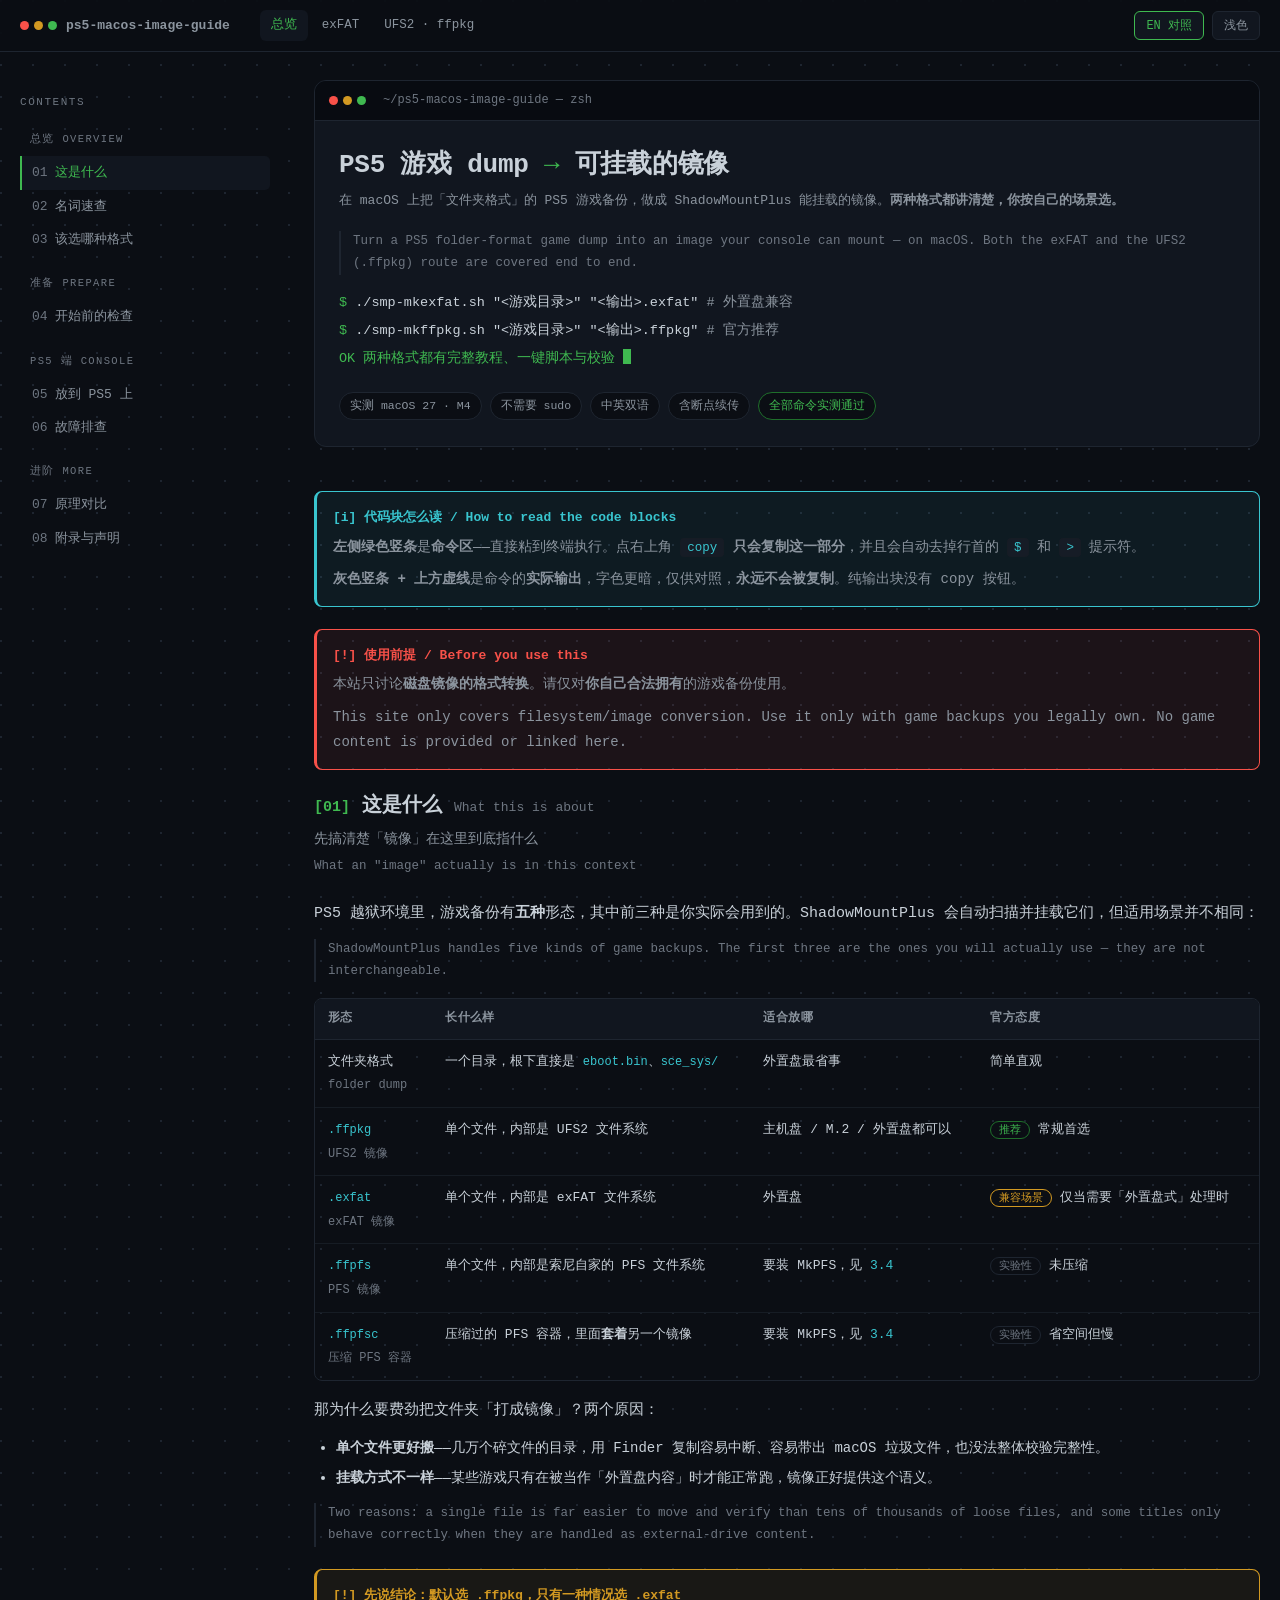
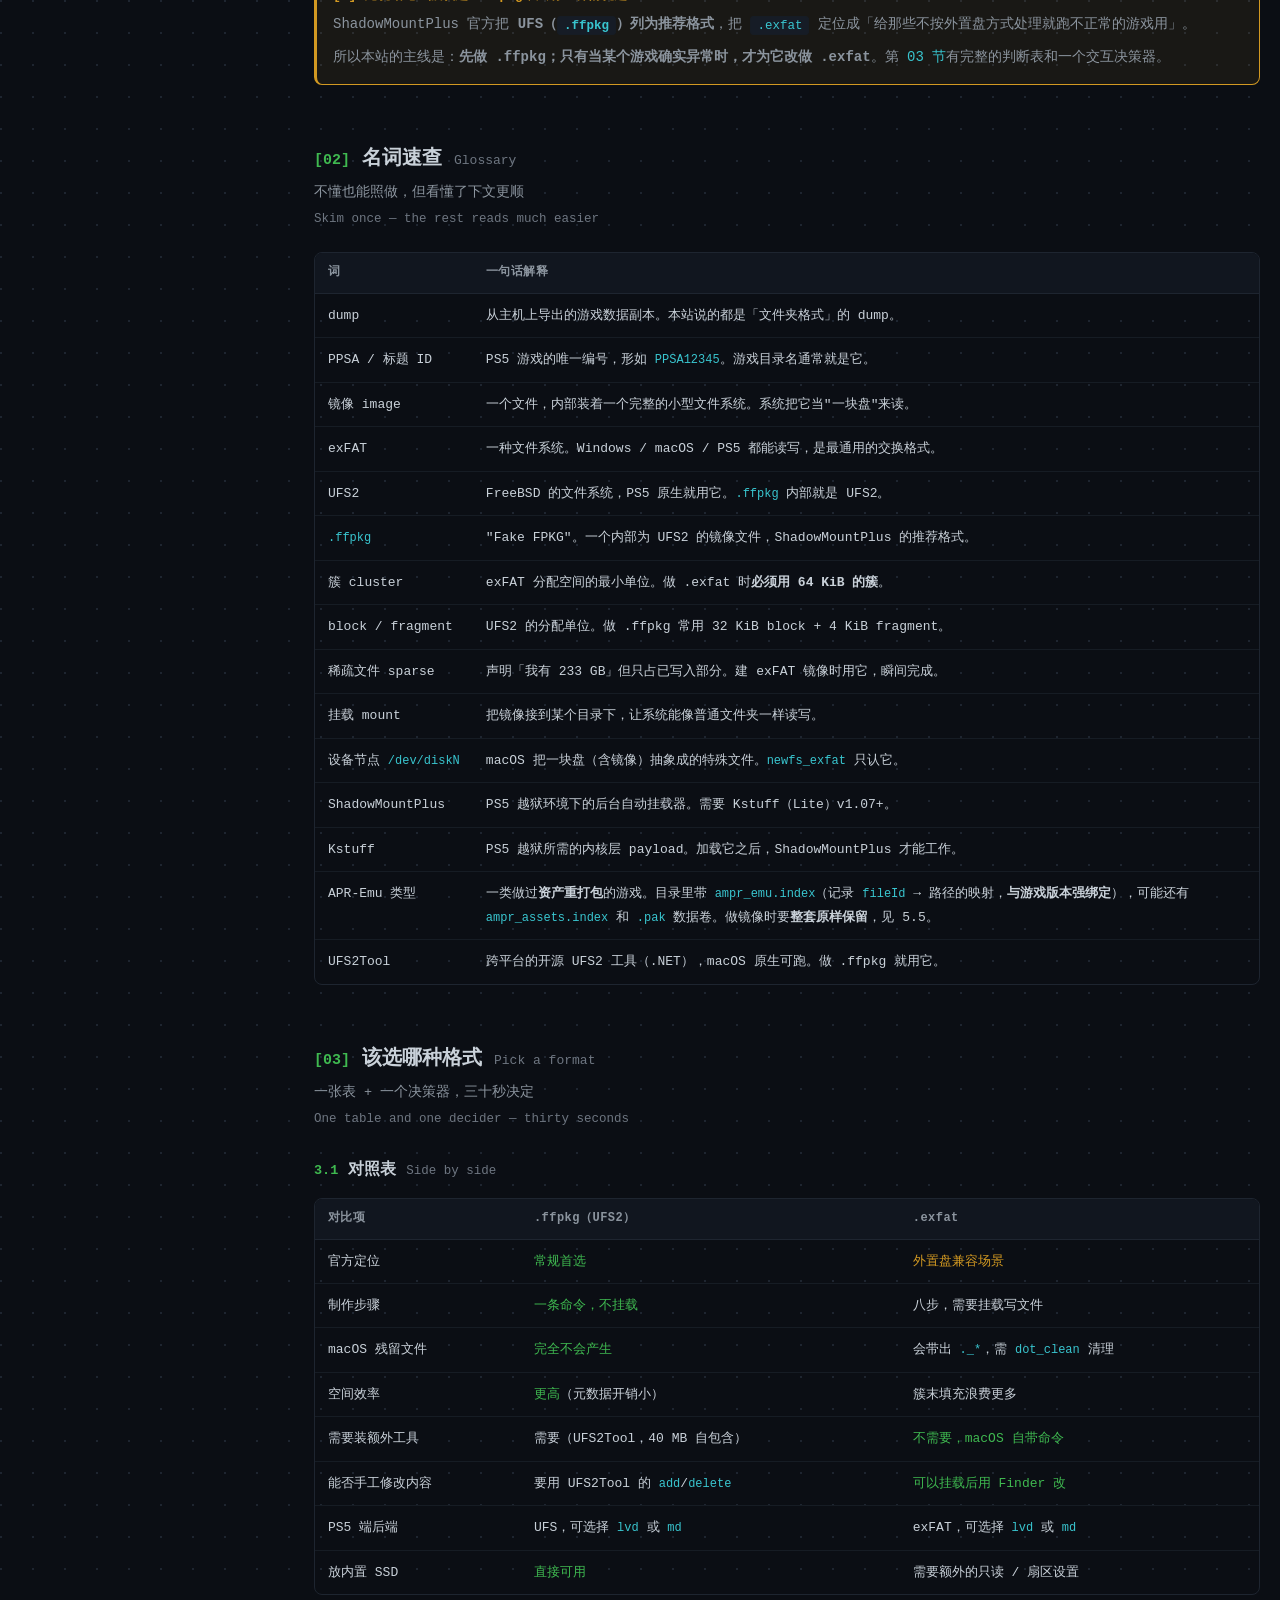
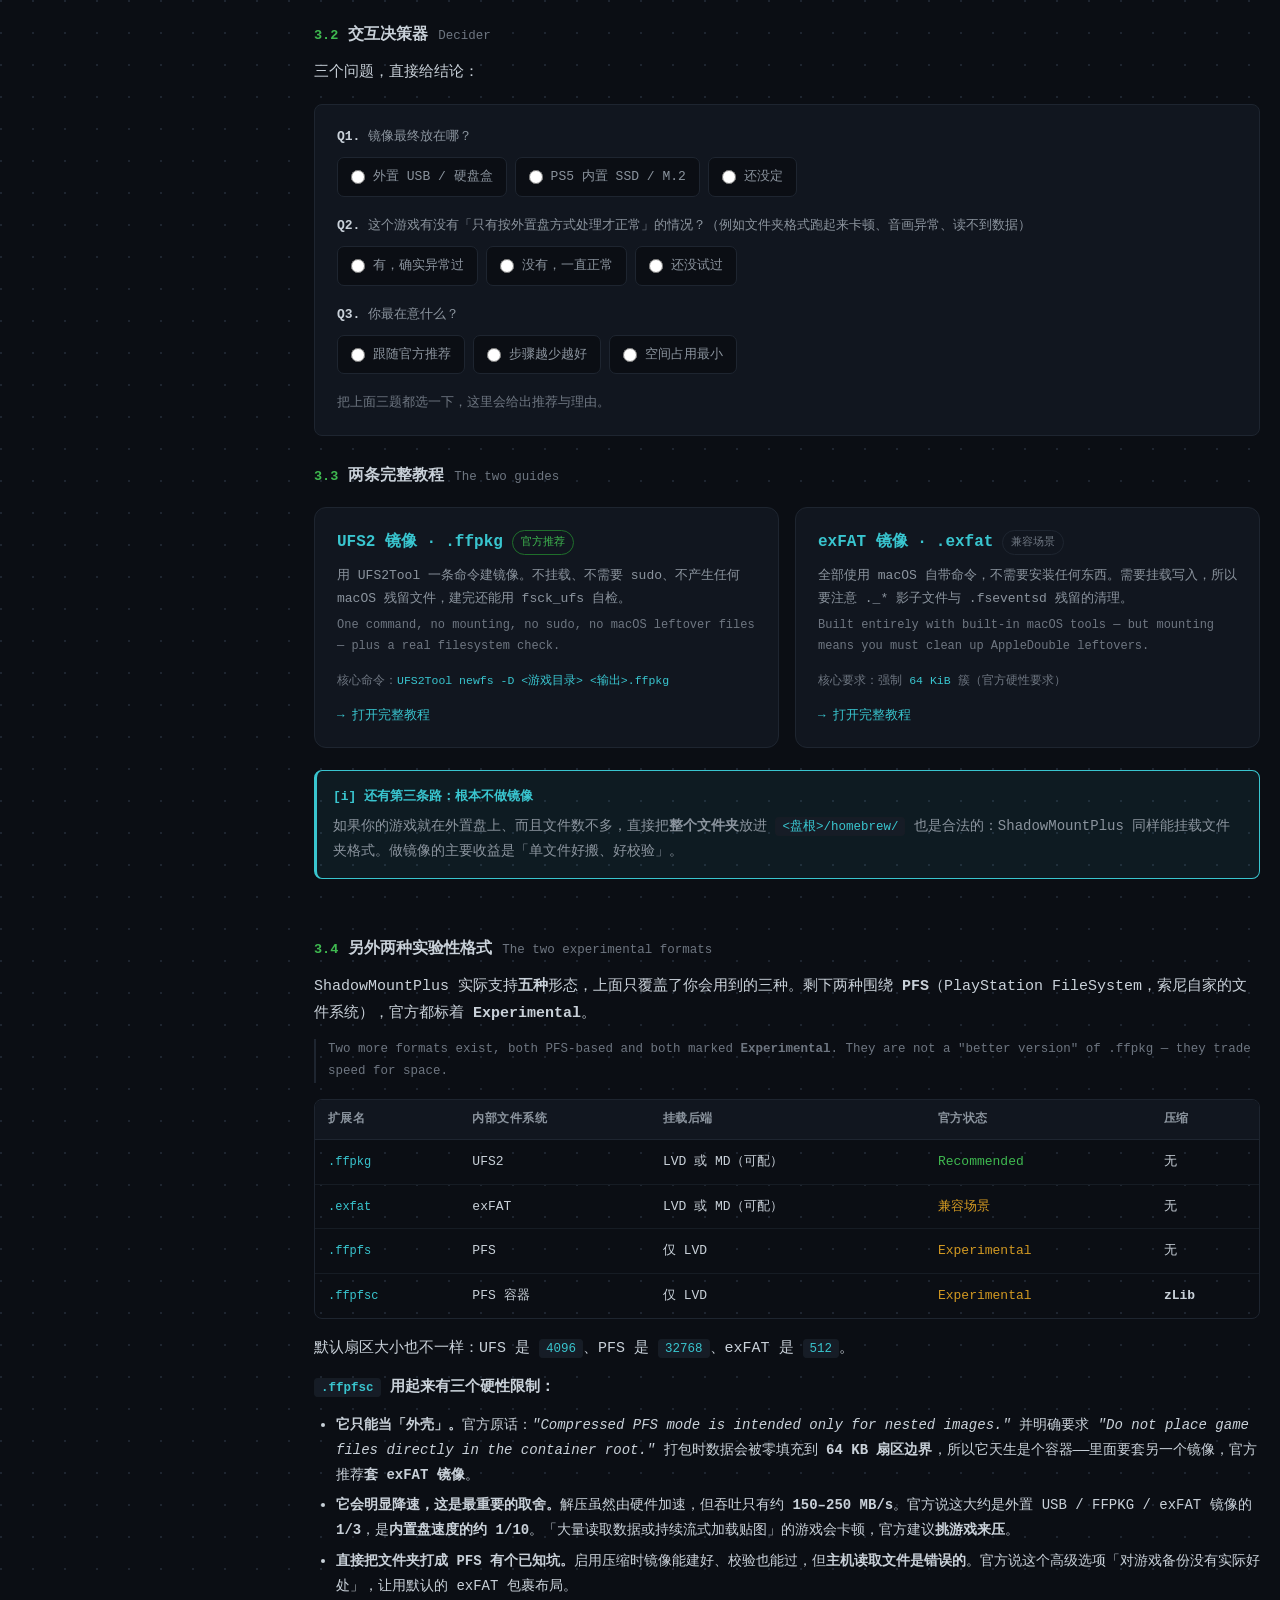
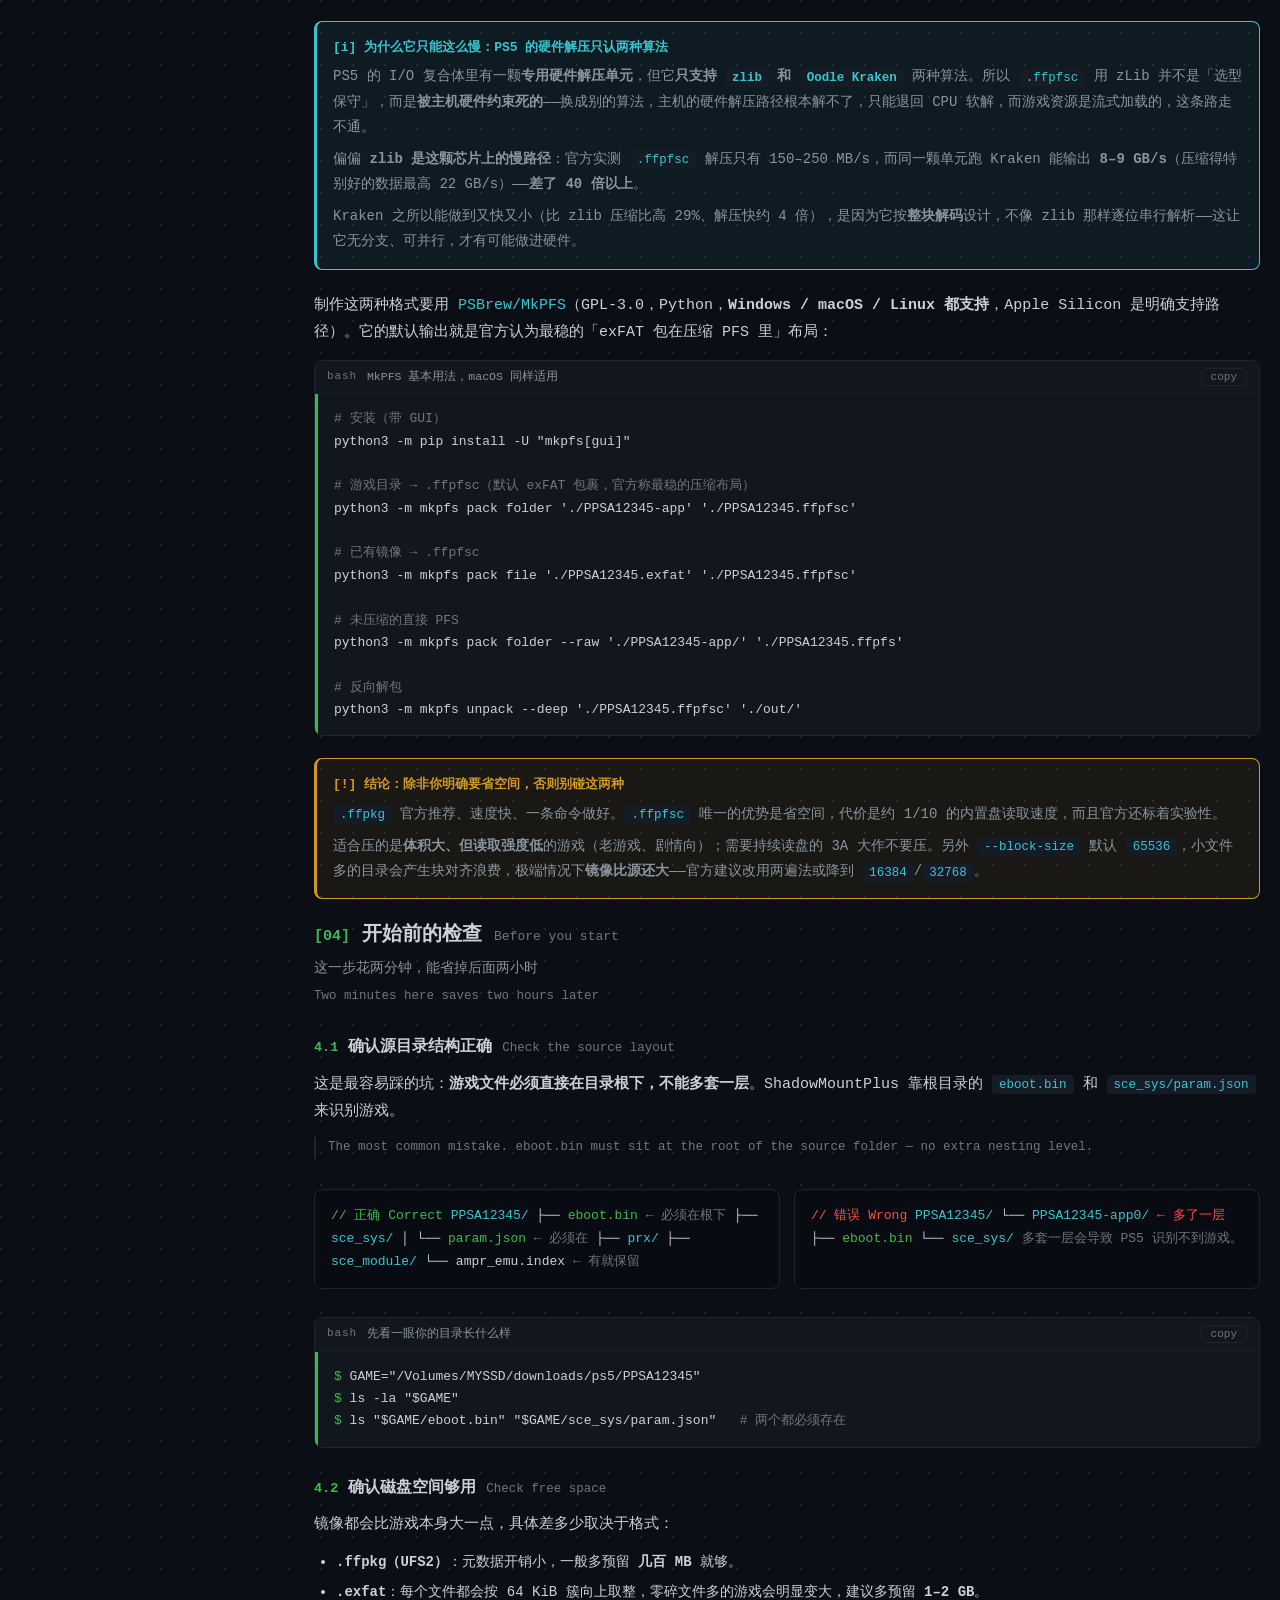
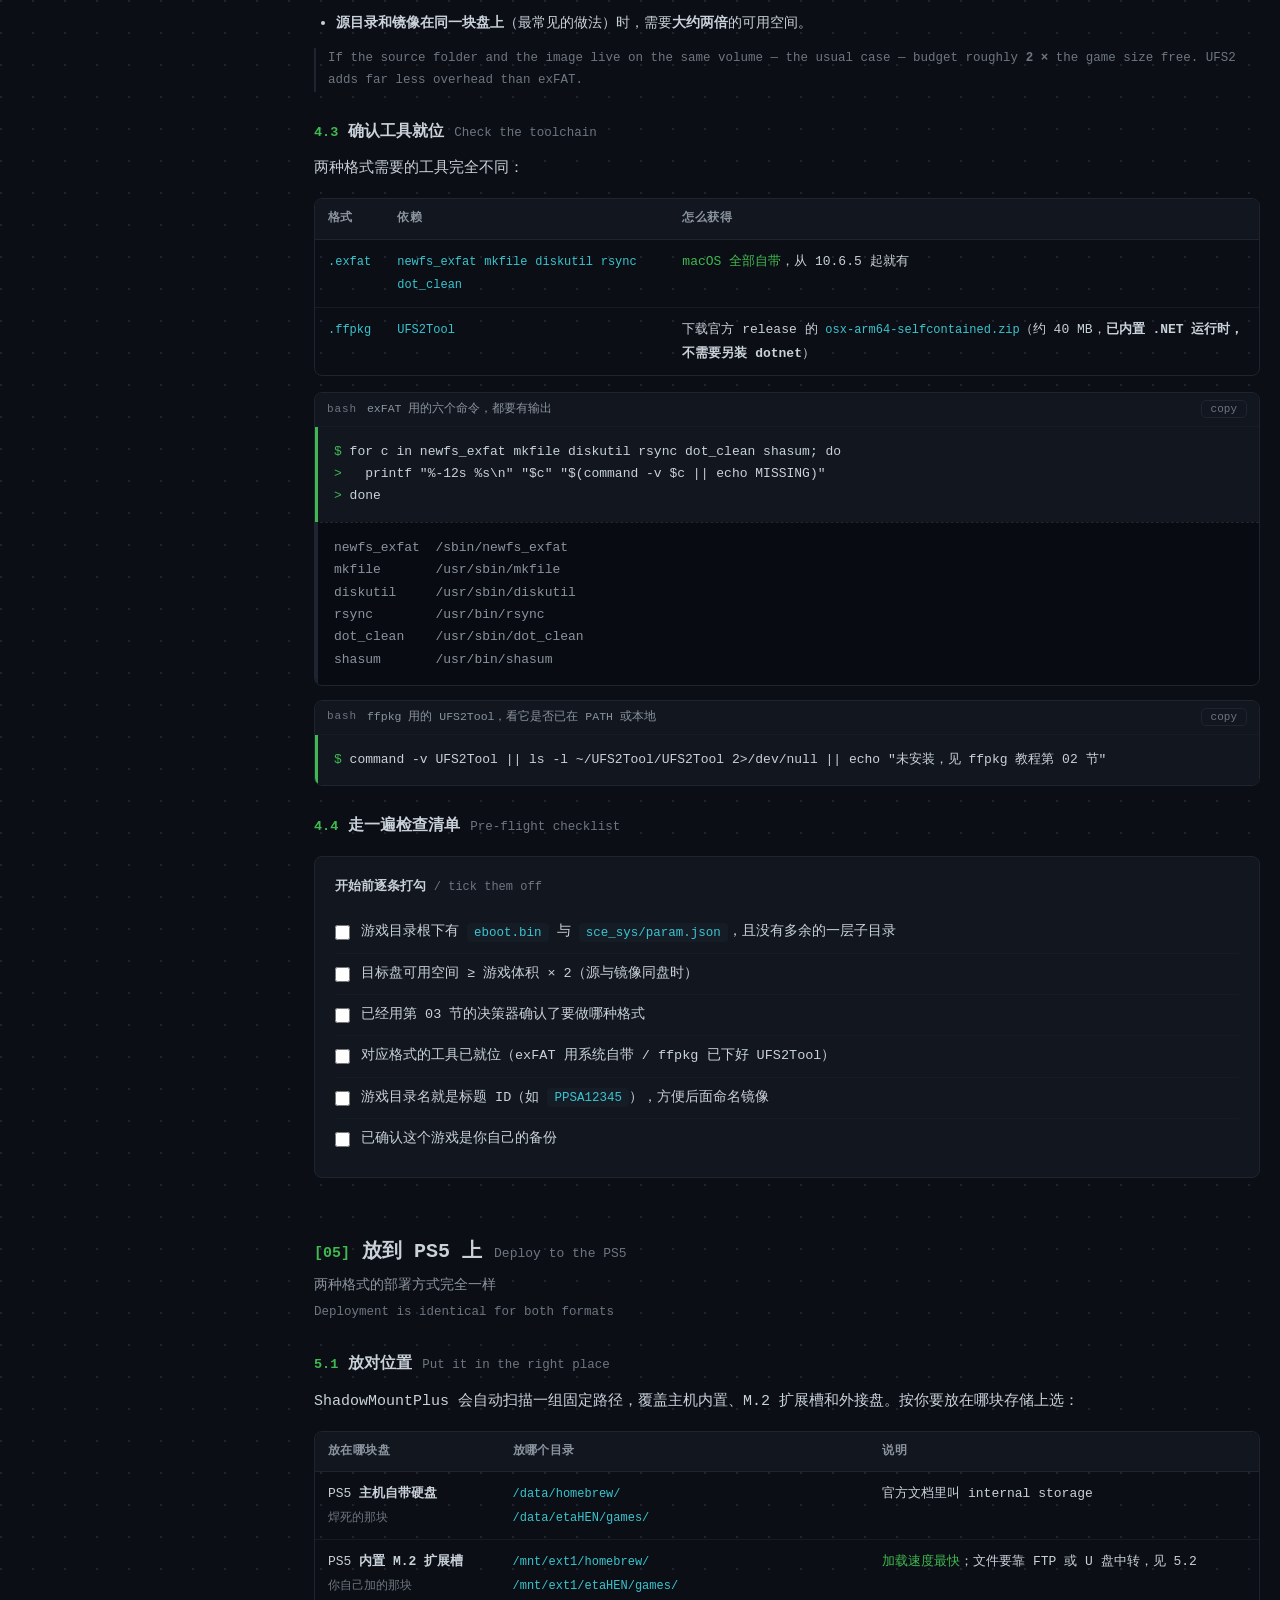
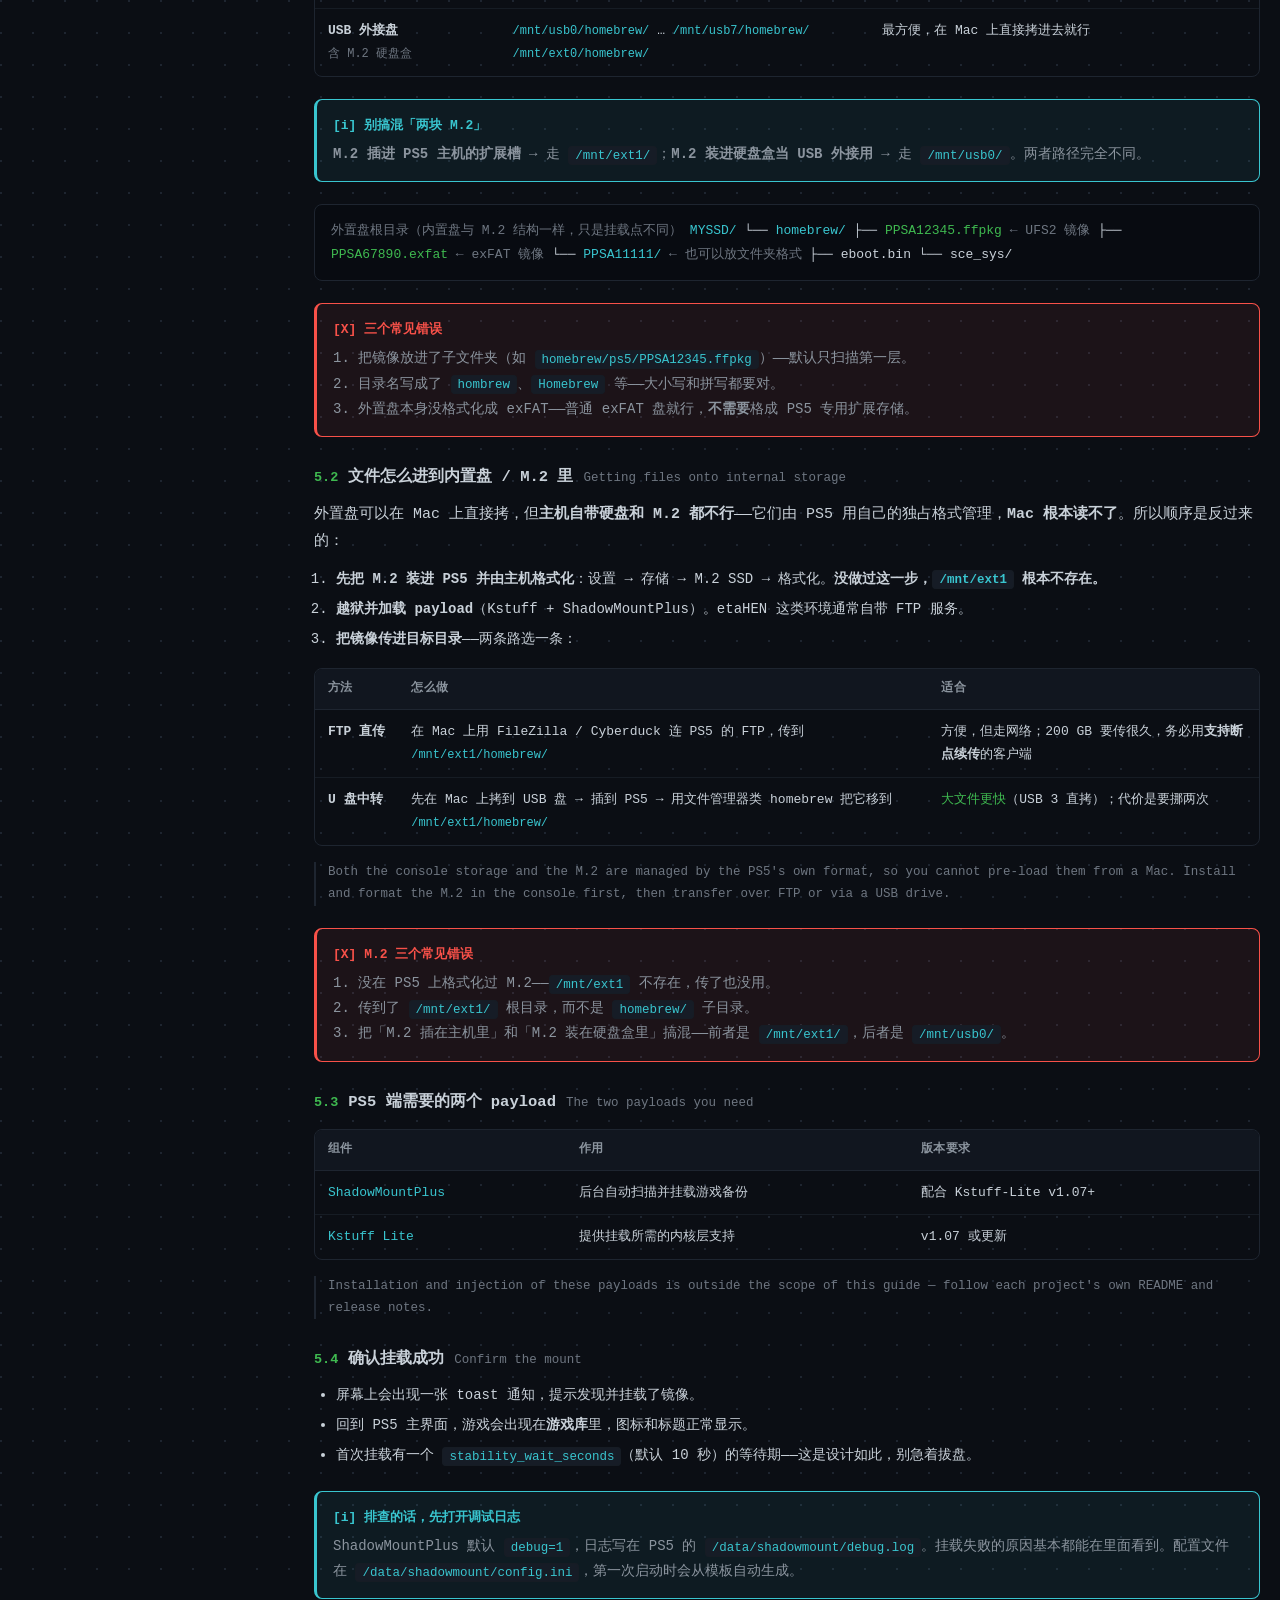
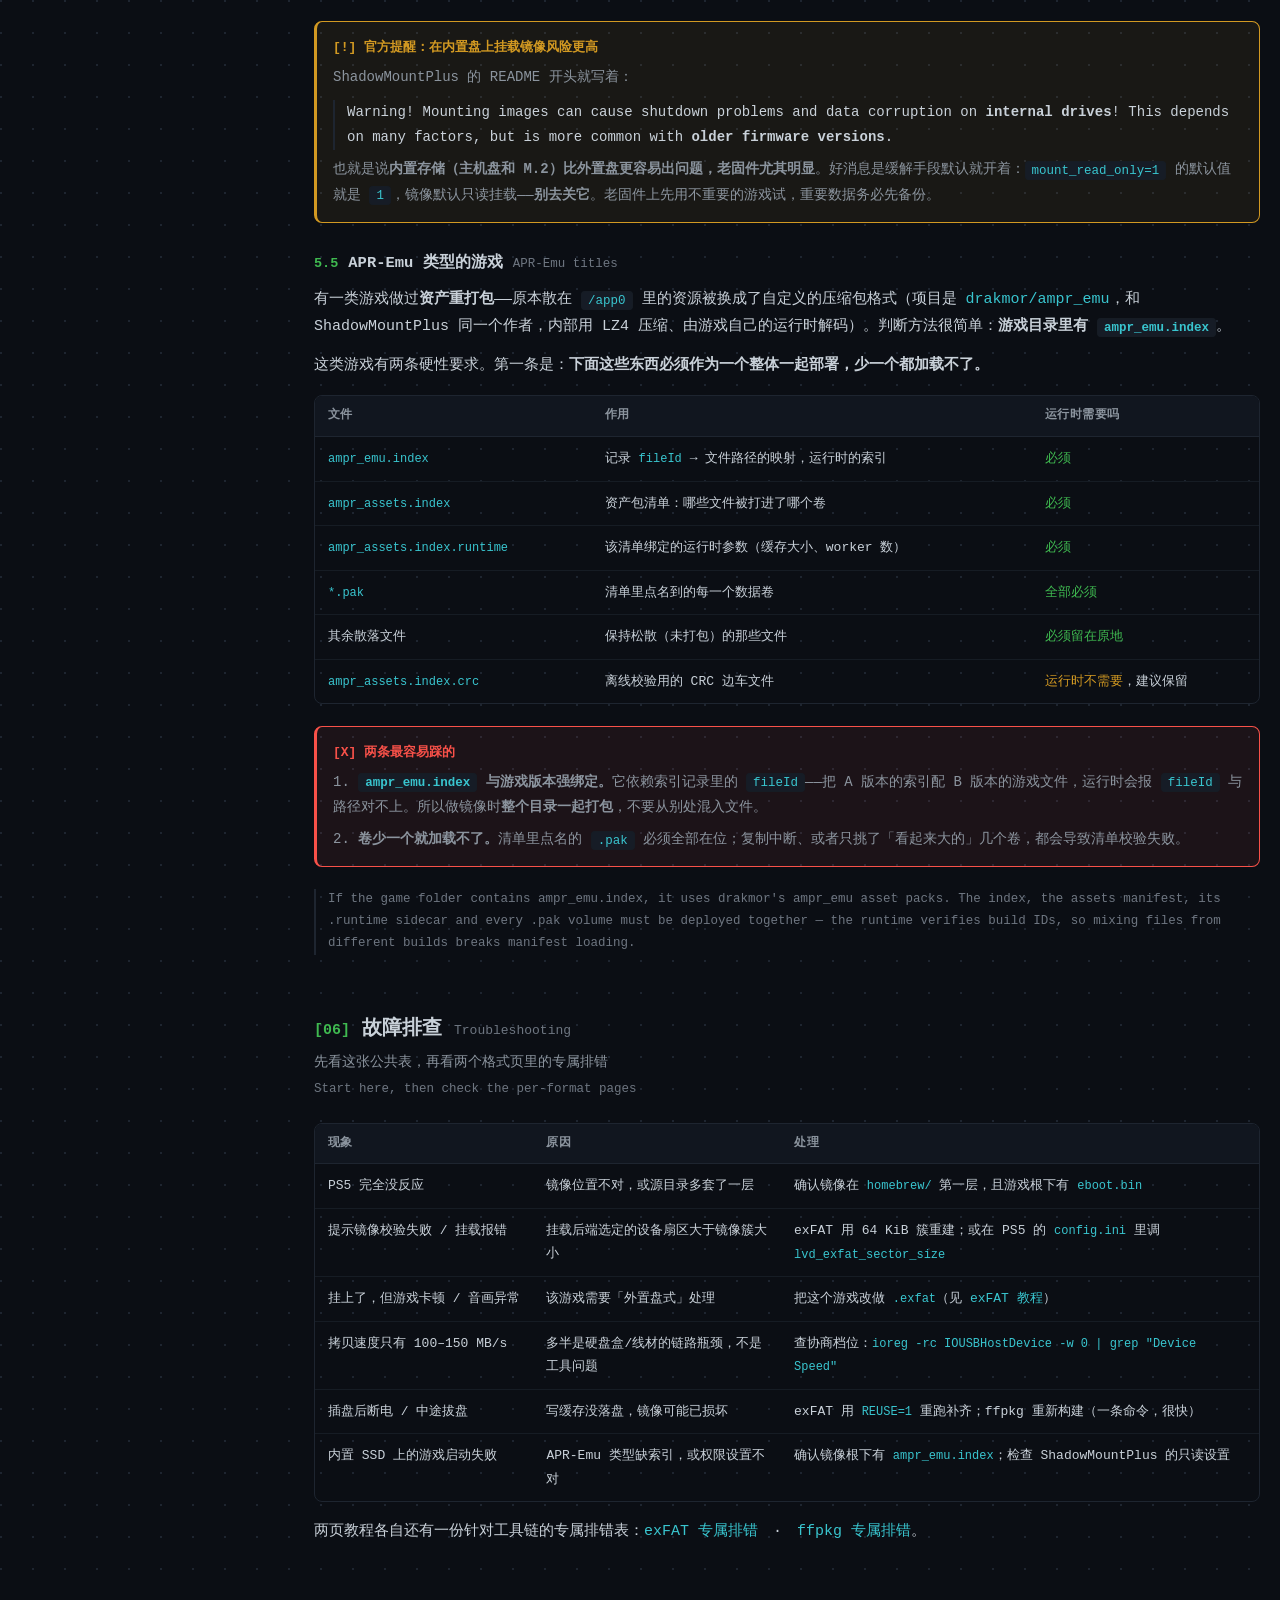
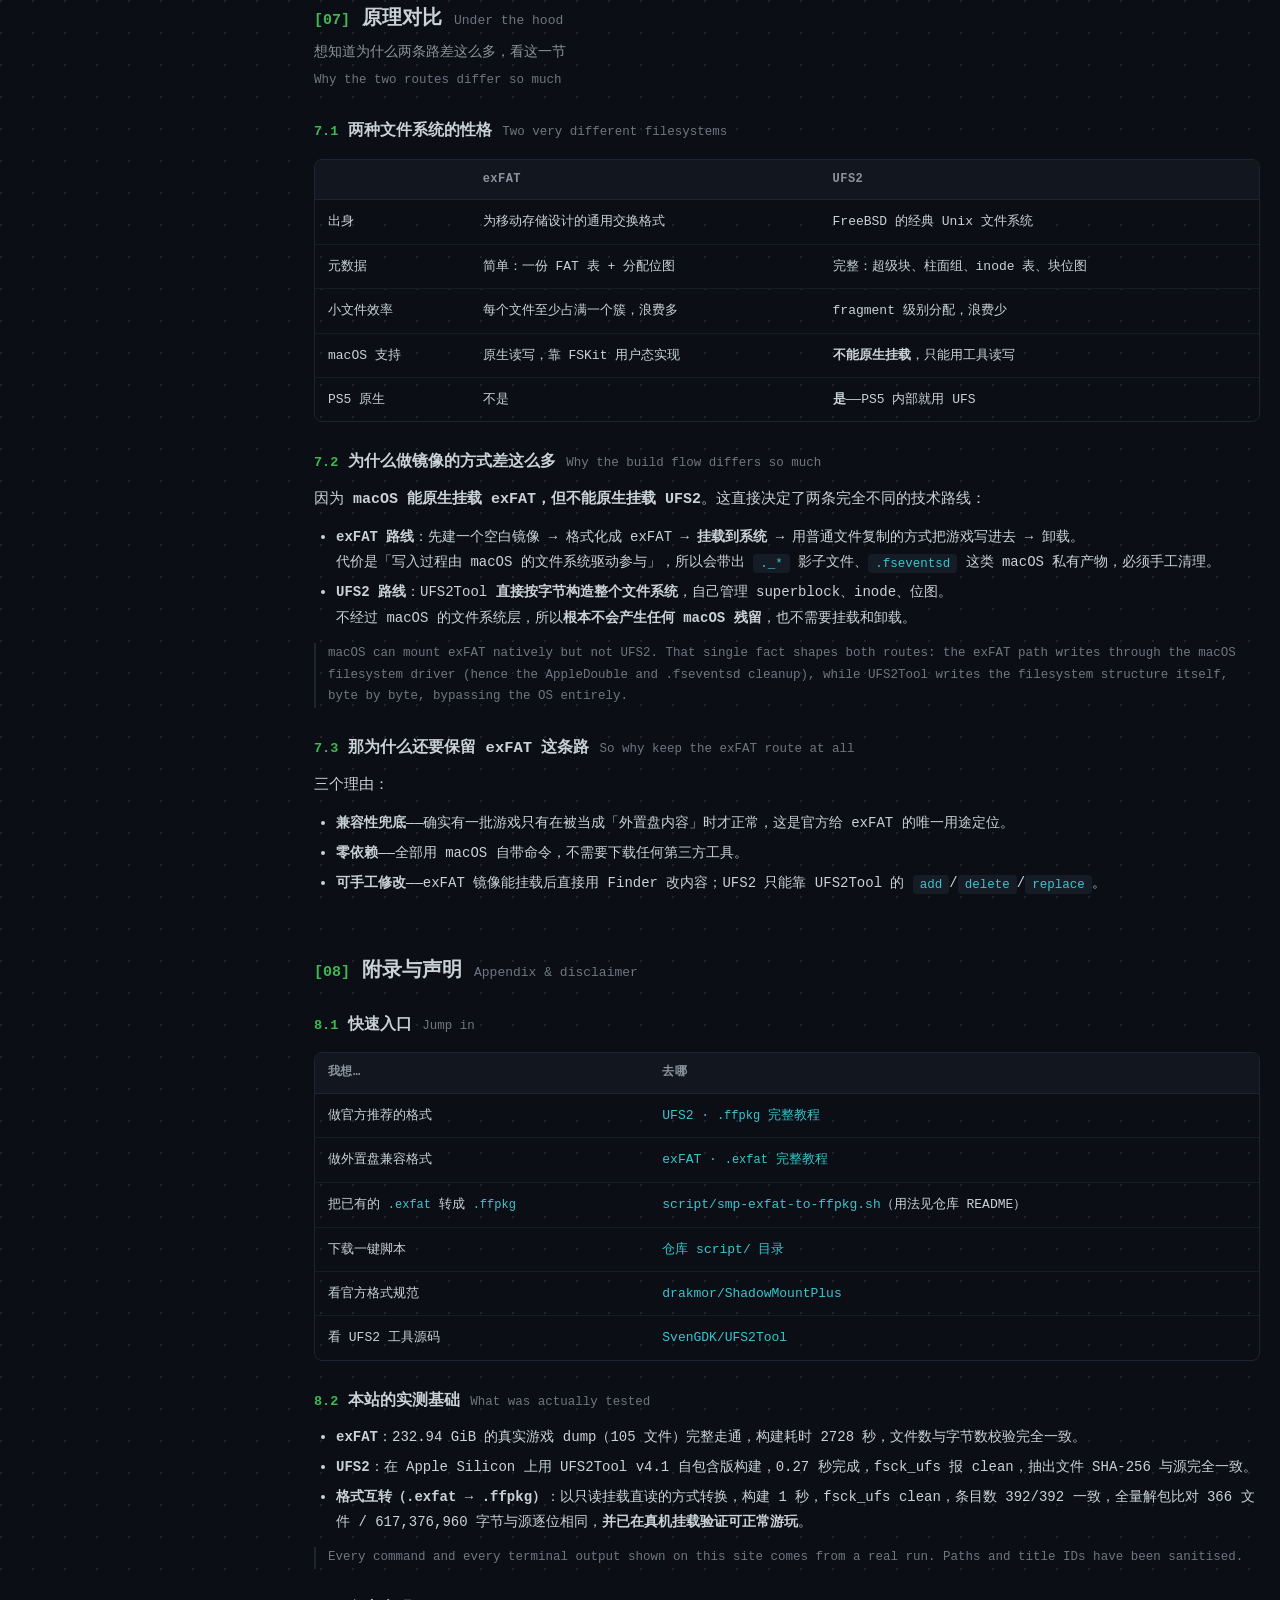
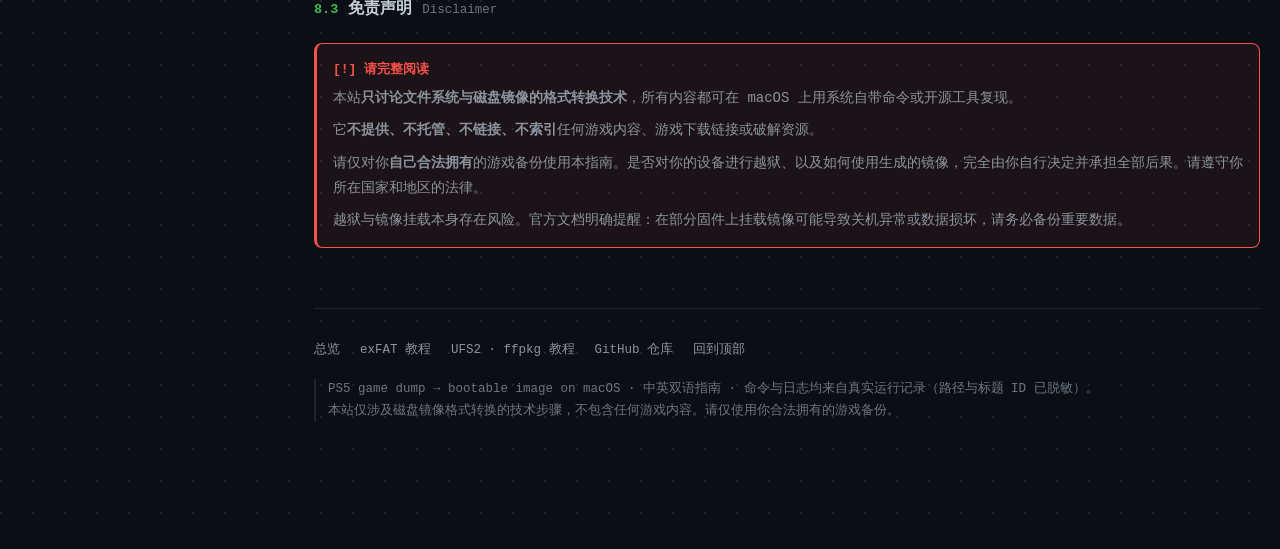
<file: index.html>
<!DOCTYPE html>
<html lang="zh-CN">
<head>
<meta charset="UTF-8">
<meta name="viewport" content="width=device-width, initial-scale=1">
<title>PS5 游戏镜像制作 · macOS 完整指南</title>
<meta name="description" content="在 macOS 上把 PS5 文件夹格式游戏 dump 做成 ShadowMountPlus 可挂载的镜像：exFAT 与 UFS2 (.ffpkg) 两种格式的完整教程、一键脚本与故障排查。">
<link rel="stylesheet" href="assets/style.css">
</head>
<body class="show-en">

<div class="top">
  <div class="top-in">
    <div class="brand">
      <span class="dot3"><i></i><i></i><i></i></span>
      <span>ps5-macos-image-guide</span>
    </div>
    <nav class="pnav">
      <a href="index.html">总览</a>
      <a href="exfat.html">exFAT</a>
      <a href="ffpkg.html">UFS2 · ffpkg</a>
    </nav>
    <div class="top-actions">
      <button class="btn menu-btn" id="menuBtn">目录</button>
      <button class="btn on" id="enBtn">EN 对照</button>
      <button class="btn" id="themeBtn">浅色</button>
    </div>
  </div>
</div>

<div class="wrap">
  <nav class="toc" id="toc">
    <div class="toc-title">CONTENTS</div>
    <div class="toc-group">总览 OVERVIEW</div>
    <a href="#intro"><span class="num">01</span>这是什么</a>
    <a href="#glossary"><span class="num">02</span>名词速查</a>
    <a href="#pick"><span class="num">03</span>该选哪种格式</a>
    <div class="toc-group">准备 PREPARE</div>
    <a href="#before"><span class="num">04</span>开始前的检查</a>
    <div class="toc-group">PS5 端 CONSOLE</div>
    <a href="#deploy"><span class="num">05</span>放到 PS5 上</a>
    <a href="#trouble"><span class="num">06</span>故障排查</a>
    <div class="toc-group">进阶 MORE</div>
    <a href="#internals"><span class="num">07</span>原理对比</a>
    <a href="#appendix"><span class="num">08</span>附录与声明</a>
  </nav>

  <main>
    <div class="hero">
      <div class="hero-bar">
        <span class="dot3"><i></i><i></i><i></i></span>
        <span class="path">~/ps5-macos-image-guide — zsh</span>
      </div>
      <div class="hero-body">
        <h1>PS5 游戏 dump <span class="arrow">→</span> 可挂载的镜像</h1>
        <div class="sub">在 macOS 上把「文件夹格式」的 PS5 游戏备份，做成 ShadowMountPlus 能挂载的镜像。<strong>两种格式都讲清楚，你按自己的场景选。</strong></div>
        <div class="en-block">Turn a PS5 folder-format game dump into an image your console can mount — on macOS. Both the exFAT and the UFS2 (<code>.ffpkg</code>) route are covered end to end.</div>
        <div class="term-line"><span class="p">$</span> <span class="c">./smp-mkexfat.sh  "&lt;游戏目录&gt;"  "&lt;输出&gt;.exfat"</span>   <span class="o"># 外置盘兼容</span></div>
        <div class="term-line"><span class="p">$</span> <span class="c">./smp-mkffpkg.sh "&lt;游戏目录&gt;"  "&lt;输出&gt;.ffpkg"</span>   <span class="o"># 官方推荐</span></div>
        <div class="term-line"><span class="okc">OK 两种格式都有完整教程、一键脚本与校验</span> <span class="cursor"></span></div>
        <div class="chips">
          <span class="chip">实测 macOS 27 · M4</span>
          <span class="chip">不需要 sudo</span>
          <span class="chip">中英双语</span>
          <span class="chip">含断点续传</span>
          <span class="chip ok">全部命令实测通过</span>
        </div>
      </div>
    </div>

    <div class="notice info">
      <div class="nt">[i] 代码块怎么读 / How to read the code blocks</div>
      <p><strong>左侧绿色竖条</strong>是<strong>命令区</strong>——直接粘到终端执行。点右上角 <code class="inl">copy</code> <strong>只会复制这一部分</strong>，并且会自动去掉行首的 <code class="inl">$</code> 和 <code class="inl">&gt;</code> 提示符。</p>
      <p><strong>灰色竖条 + 上方虚线</strong>是命令的<strong>实际输出</strong>，字色更暗，仅供对照，<strong>永远不会被复制</strong>。纯输出块没有 copy 按钮。</p>
    </div>

    <div class="notice danger">
      <div class="nt">[!] 使用前提 / Before you use this</div>
      <p>本站只讨论<strong>磁盘镜像的格式转换</strong>。请仅对<strong>你自己合法拥有</strong>的游戏备份使用。</p>
      <p>This site only covers filesystem/image conversion. Use it only with game backups you legally own. No game content is provided or linked here.</p>
    </div>

    <!-- ============ 01 ============ -->
    <section id="intro">
      <h2 class="sec"><span class="num">[01]</span>这是什么 <span class="en-t">What this is about</span></h2>
      <div class="sec-sub">先搞清楚「镜像」在这里到底指什么<span class="en">What an "image" actually is in this context</span></div>

      <p>PS5 越狱环境里，游戏备份有<strong>五种</strong>形态，其中前三种是你实际会用到的。ShadowMountPlus 会自动扫描并挂载它们，但适用场景并不相同：</p>
      <div class="en-block">ShadowMountPlus handles five kinds of game backups. The first three are the ones you will actually use — they are not interchangeable.</div>

      <div class="tw">
        <table>
          <thead><tr><th>形态</th><th>长什么样</th><th>适合放哪</th><th>官方态度</th></tr></thead>
          <tbody>
            <tr>
              <td>文件夹格式<br><span style="color:var(--text-faint);font-size:12px">folder dump</span></td>
              <td>一个目录，根下直接是 <code>eboot.bin</code>、<code>sce_sys/</code></td>
              <td>外置盘最省事</td>
              <td>简单直观</td>
            </tr>
            <tr>
              <td><code>.ffpkg</code><br><span style="color:var(--text-faint);font-size:12px">UFS2 镜像</span></td>
              <td>单个文件，内部是 UFS2 文件系统</td>
              <td>主机盘 / M.2 / 外置盘都可以</td>
              <td><span class="fchip rec">推荐</span> 常规首选</td>
            </tr>
            <tr>
              <td><code>.exfat</code><br><span style="color:var(--text-faint);font-size:12px">exFAT 镜像</span></td>
              <td>单个文件，内部是 exFAT 文件系统</td>
              <td>外置盘</td>
              <td><span class="fchip compat">兼容场景</span> 仅当需要「外置盘式」处理时</td>
            </tr>
            <tr>
              <td><code>.ffpfs</code><br><span style="color:var(--text-faint);font-size:12px">PFS 镜像</span></td>
              <td>单个文件，内部是索尼自家的 PFS 文件系统</td>
              <td>要装 MkPFS，见 <a href="#pfs">3.4</a></td>
              <td><span class="fchip">实验性</span> 未压缩</td>
            </tr>
            <tr>
              <td><code>.ffpfsc</code><br><span style="color:var(--text-faint);font-size:12px">压缩 PFS 容器</span></td>
              <td>压缩过的 PFS 容器，里面<strong>套着</strong>另一个镜像</td>
              <td>要装 MkPFS，见 <a href="#pfs">3.4</a></td>
              <td><span class="fchip">实验性</span> 省空间但慢</td>
            </tr>
          </tbody>
        </table>
      </div>

      <p>那为什么要费劲把文件夹「打成镜像」？两个原因：</p>
      <ul>
        <li><strong>单个文件更好搬</strong>——几万个碎文件的目录，用 Finder 复制容易中断、容易带出 macOS 垃圾文件，也没法整体校验完整性。</li>
        <li><strong>挂载方式不一样</strong>——某些游戏只有在被当作「外置盘内容」时才能正常跑，镜像正好提供这个语义。</li>
      </ul>
      <div class="en-block">Two reasons: a single file is far easier to move and verify than tens of thousands of loose files, and some titles only behave correctly when they are handled as external-drive content.</div>

      <div class="notice">
        <div class="nt">[!] 先说结论：默认选 .ffpkg，只有一种情况选 .exfat</div>
        <p>ShadowMountPlus 官方把 <strong>UFS（<code class="inl">.ffpkg</code>）列为推荐格式</strong>，把 <code class="inl">.exfat</code> 定位成「给那些不按外置盘方式处理就跑不正常的游戏用」。</p>
        <p>所以本站的主线是：<strong>先做 .ffpkg；只有当某个游戏确实异常时，才为它改做 .exfat</strong>。第 <a href="#pick">03 节</a>有完整的判断表和一个交互决策器。</p>
      </div>
    </section>

    <!-- ============ 02 ============ -->
    <section id="glossary">
      <h2 class="sec"><span class="num">[02]</span>名词速查 <span class="en-t">Glossary</span></h2>
      <div class="sec-sub">不懂也能照做，但看懂了下文更顺<span class="en">Skim once — the rest reads much easier</span></div>

      <div class="tw">
        <table>
          <thead><tr><th>词</th><th>一句话解释</th></tr></thead>
          <tbody>
            <tr><td>dump</td><td>从主机上导出的游戏数据副本。本站说的都是「文件夹格式」的 dump。</td></tr>
            <tr><td>PPSA / 标题 ID</td><td>PS5 游戏的唯一编号，形如 <code>PPSA12345</code>。游戏目录名通常就是它。</td></tr>
            <tr><td>镜像 image</td><td>一个文件，内部装着一个完整的小型文件系统。系统把它当"一块盘"来读。</td></tr>
            <tr><td>exFAT</td><td>一种文件系统。Windows / macOS / PS5 都能读写，是最通用的交换格式。</td></tr>
            <tr><td>UFS2</td><td>FreeBSD 的文件系统，PS5 原生就用它。<code>.ffpkg</code> 内部就是 UFS2。</td></tr>
            <tr><td><code>.ffpkg</code></td><td>"Fake FPKG"。一个内部为 UFS2 的镜像文件，ShadowMountPlus 的推荐格式。</td></tr>
            <tr><td>簇 cluster</td><td>exFAT 分配空间的最小单位。做 .exfat 时<strong>必须用 64 KiB 的簇</strong>。</td></tr>
            <tr><td>block / fragment</td><td>UFS2 的分配单位。做 .ffpkg 常用 32 KiB block + 4 KiB fragment。</td></tr>
            <tr><td>稀疏文件 sparse</td><td>声明「我有 233 GB」但只占已写入部分。建 exFAT 镜像时用它，瞬间完成。</td></tr>
            <tr><td>挂载 mount</td><td>把镜像接到某个目录下，让系统能像普通文件夹一样读写。</td></tr>
            <tr><td>设备节点 <code>/dev/diskN</code></td><td>macOS 把一块盘（含镜像）抽象成的特殊文件。<code>newfs_exfat</code> 只认它。</td></tr>
            <tr><td>ShadowMountPlus</td><td>PS5 越狱环境下的后台自动挂载器。需要 Kstuff（Lite）v1.07+。</td></tr>
            <tr><td>Kstuff</td><td>PS5 越狱所需的内核层 payload。加载它之后，ShadowMountPlus 才能工作。</td></tr>
            <tr><td>APR-Emu 类型</td><td>一类做过<strong>资产重打包</strong>的游戏。目录里带 <code>ampr_emu.index</code>（记录 <code>fileId</code> → 路径的映射，<strong>与游戏版本强绑定</strong>），可能还有 <code>ampr_assets.index</code> 和 <code>.pak</code> 数据卷。做镜像时要<strong>整套原样保留</strong>，见 5.5。</td></tr>
            <tr><td>UFS2Tool</td><td>跨平台的开源 UFS2 工具（.NET），macOS 原生可跑。做 .ffpkg 就用它。</td></tr>
          </tbody>
        </table>
      </div>
    </section>

    <!-- ============ 03 ============ -->
    <section id="pick">
      <h2 class="sec"><span class="num">[03]</span>该选哪种格式 <span class="en-t">Pick a format</span></h2>
      <div class="sec-sub">一张表 + 一个决策器，三十秒决定<span class="en">One table and one decider — thirty seconds</span></div>

      <h3 class="step"><span class="sn">3.1</span>对照表 <span class="en-t">Side by side</span></h3>
      <div class="tw">
        <table>
          <thead><tr><th>对比项</th><th><code>.ffpkg</code>（UFS2）</th><th><code>.exfat</code></th></tr></thead>
          <tbody>
            <tr><td>官方定位</td><td><span class="yes">常规首选</span></td><td><span class="mid">外置盘兼容场景</span></td></tr>
            <tr><td>制作步骤</td><td><span class="yes">一条命令，不挂载</span></td><td>八步，需要挂载写文件</td></tr>
            <tr><td>macOS 残留文件</td><td><span class="yes">完全不会产生</span></td><td>会带出 <code>._*</code>，需 <code>dot_clean</code> 清理</td></tr>
            <tr><td>空间效率</td><td><span class="yes">更高</span>（元数据开销小）</td><td>簇末填充浪费更多</td></tr>
            <tr><td>需要装额外工具</td><td>需要（UFS2Tool，40 MB 自包含）</td><td><span class="yes">不需要，macOS 自带命令</span></td></tr>
            <tr><td>能否手工修改内容</td><td>要用 UFS2Tool 的 <code>add</code>/<code>delete</code></td><td><span class="yes">可以挂载后用 Finder 改</span></td></tr>
            <tr><td>PS5 端后端</td><td>UFS，可选择 <code>lvd</code> 或 <code>md</code></td><td>exFAT，可选择 <code>lvd</code> 或 <code>md</code></td></tr>
            <tr><td>放内置 SSD</td><td><span class="yes">直接可用</span></td><td>需要额外的只读 / 扇区设置</td></tr>
          </tbody>
        </table>
      </div>

      <h3 class="step"><span class="sn">3.2</span>交互决策器 <span class="en-t">Decider</span></h3>
      <p>三个问题，直接给结论：</p>
      <div class="decider" id="decider">
        <div class="dq">
          <div class="ql"><b>Q1.</b> 镜像最终放在哪？</div>
          <div class="opts">
            <label class="opt"><input type="radio" name="dWhere" value="external">外置 USB / 硬盘盒</label>
            <label class="opt"><input type="radio" name="dWhere" value="internal">PS5 内置 SSD / M.2</label>
            <label class="opt"><input type="radio" name="dWhere" value="unsure">还没定</label>
          </div>
        </div>
        <div class="dq">
          <div class="ql"><b>Q2.</b> 这个游戏有没有「只有按外置盘方式处理才正常」的情况？（例如文件夹格式跑起来卡顿、音画异常、读不到数据）</div>
          <div class="opts">
            <label class="opt"><input type="radio" name="dCompat" value="yes">有，确实异常过</label>
            <label class="opt"><input type="radio" name="dCompat" value="no">没有，一直正常</label>
            <label class="opt"><input type="radio" name="dCompat" value="unsure">还没试过</label>
          </div>
        </div>
        <div class="dq">
          <div class="ql"><b>Q3.</b> 你最在意什么？</div>
          <div class="opts">
            <label class="opt"><input type="radio" name="dCare" value="official">跟随官方推荐</label>
            <label class="opt"><input type="radio" name="dCare" value="steps">步骤越少越好</label>
            <label class="opt"><input type="radio" name="dCare" value="space">空间占用最小</label>
          </div>
        </div>
        <div id="decideOut"></div>
      </div>

      <h3 class="step"><span class="sn">3.3</span>两条完整教程 <span class="en-t">The two guides</span></h3>
      <div class="hub">
        <a class="hub-card" href="ffpkg.html">
          <div class="hc-t">UFS2 镜像 · <code>.ffpkg</code> <span class="tag rec">官方推荐</span></div>
          <div class="hc-d">用 UFS2Tool 一条命令建镜像。不挂载、不需要 sudo、不产生任何 macOS 残留文件，建完还能用 <code>fsck_ufs</code> 自检。
            <span class="en">One command, no mounting, no sudo, no macOS leftover files — plus a real filesystem check.</span>
          </div>
          <div class="hc-m">核心命令：<code>UFS2Tool newfs -D &lt;游戏目录&gt; &lt;输出&gt;.ffpkg</code></div>
          <span class="hc-go">→ 打开完整教程</span>
        </a>
        <a class="hub-card" href="exfat.html">
          <div class="hc-t">exFAT 镜像 · <code>.exfat</code> <span class="tag">兼容场景</span></div>
          <div class="hc-d">全部使用 macOS 自带命令，不需要安装任何东西。需要挂载写入，所以要注意 <code>._*</code> 影子文件与 <code>.fseventsd</code> 残留的清理。
            <span class="en">Built entirely with built-in macOS tools — but mounting means you must clean up AppleDouble leftovers.</span>
          </div>
          <div class="hc-m">核心要求：强制 <code>64 KiB</code> 簇（官方硬性要求）</div>
          <span class="hc-go">→ 打开完整教程</span>
        </a>
      </div>

      <div class="notice info">
        <div class="nt">[i] 还有第三条路：根本不做镜像</div>
        <p>如果你的游戏就在外置盘上、而且文件数不多，直接把<strong>整个文件夹</strong>放进 <code class="inl">&lt;盘根&gt;/homebrew/</code> 也是合法的：ShadowMountPlus 同样能挂载文件夹格式。做镜像的主要收益是「单文件好搬、好校验」。</p>
      </div>
    </section>

      <h3 class="step" id="pfs"><span class="sn">3.4</span>另外两种实验性格式 <span class="en-t">The two experimental formats</span></h3>
      <p>ShadowMountPlus 实际支持<strong>五种</strong>形态，上面只覆盖了你会用到的三种。剩下两种围绕 <strong>PFS</strong>（PlayStation FileSystem，索尼自家的文件系统），官方都标着 <strong>Experimental</strong>。</p>
      <div class="en-block">Two more formats exist, both PFS-based and both marked <strong>Experimental</strong>. They are not a "better version" of <code>.ffpkg</code> — they trade speed for space.</div>

      <div class="tw">
        <table>
          <thead><tr><th>扩展名</th><th>内部文件系统</th><th>挂载后端</th><th>官方状态</th><th>压缩</th></tr></thead>
          <tbody>
            <tr><td><code>.ffpkg</code></td><td>UFS2</td><td>LVD 或 MD（可配）</td><td><span class="yes">Recommended</span></td><td>无</td></tr>
            <tr><td><code>.exfat</code></td><td>exFAT</td><td>LVD 或 MD（可配）</td><td><span class="mid">兼容场景</span></td><td>无</td></tr>
            <tr><td><code>.ffpfs</code></td><td>PFS</td><td>仅 LVD</td><td><span class="mid">Experimental</span></td><td>无</td></tr>
            <tr><td><code>.ffpfsc</code></td><td>PFS 容器</td><td>仅 LVD</td><td><span class="mid">Experimental</span></td><td><strong>zLib</strong></td></tr>
          </tbody>
        </table>
      </div>
      <p>默认扇区大小也不一样：UFS 是 <code class="inl">4096</code>、PFS 是 <code class="inl">32768</code>、exFAT 是 <code class="inl">512</code>。</p>

      <p><strong><code class="inl">.ffpfsc</code> 用起来有三个硬性限制：</strong></p>
      <ul>
        <li><strong>它只能当「外壳」。</strong>官方原话：<em>"Compressed PFS mode is intended only for nested images."</em> 并明确要求 <em>"Do not place game files directly in the container root."</em> 打包时数据会被零填充到 <strong>64 KB 扇区边界</strong>，所以它天生是个容器——里面要套另一个镜像，官方推荐<strong>套 exFAT 镜像</strong>。</li>
        <li><strong>它会明显降速，这是最重要的取舍。</strong>解压虽然由硬件加速，但吞吐只有约 <strong>150–250 MB/s</strong>。官方说这大约是外置 USB / FFPKG / exFAT 镜像的 <strong>1/3</strong>，是<strong>内置盘速度的约 1/10</strong>。「大量读取数据或持续流式加载贴图」的游戏会卡顿，官方建议<strong>挑游戏来压</strong>。</li>
        <li><strong>直接把文件夹打成 PFS 有个已知坑。</strong>启用压缩时镜像能建好、校验也能过，但<strong>主机读取文件是错误的</strong>。官方说这个高级选项「对游戏备份没有实际好处」，让用默认的 exFAT 包裹布局。</li>
      </ul>

      <div class="notice info">
        <div class="nt">[i] 为什么它只能这么慢：PS5 的硬件解压只认两种算法</div>
        <p>PS5 的 I/O 复合体里有一颗<strong>专用硬件解压单元</strong>，但它<strong>只支持 <code class="inl">zlib</code> 和 <code class="inl">Oodle Kraken</code></strong> 两种算法。所以 <code class="inl">.ffpfsc</code> 用 zLib 并不是「选型保守」，而是<strong>被主机硬件约束死的</strong>——换成别的算法，主机的硬件解压路径根本解不了，只能退回 CPU 软解，而游戏资源是流式加载的，这条路走不通。</p>
        <p>偏偏 <strong>zlib 是这颗芯片上的慢路径</strong>：官方实测 <code class="inl">.ffpfsc</code> 解压只有 150–250 MB/s，而同一颗单元跑 Kraken 能输出 <strong>8–9 GB/s</strong>（压缩得特别好的数据最高 22 GB/s）——<strong>差了 40 倍以上</strong>。</p>
        <p>Kraken 之所以能做到又快又小（比 zlib 压缩比高 29%、解压快约 4 倍），是因为它按<strong>整块解码</strong>设计，不像 zlib 那样逐位串行解析——这让它无分支、可并行，才有可能做进硬件。</p>
      </div>

      <p>制作这两种格式要用 <a href="https://github.com/PSBrew/MkPFS" target="_blank" rel="noopener">PSBrew/MkPFS</a>（GPL-3.0，Python，<strong>Windows / macOS / Linux 都支持</strong>，Apple Silicon 是明确支持路径）。它的默认输出就是官方认为最稳的「exFAT 包在压缩 PFS 里」布局：</p>
      <div class="code">
        <div class="code-head"><span class="lang">bash</span><span class="cap">MkPFS 基本用法，macOS 同样适用</span><button class="copy">copy</button></div>
<pre class="cmd"><code><span class="cmt"># 安装（带 GUI）</span>
python3 -m pip install -U "mkpfs[gui]"

<span class="cmt"># 游戏目录 → .ffpfsc（默认 exFAT 包裹，官方称最稳的压缩布局）</span>
python3 -m mkpfs pack folder './PPSA12345-app' './PPSA12345.ffpfsc'

<span class="cmt"># 已有镜像 → .ffpfsc</span>
python3 -m mkpfs pack file './PPSA12345.exfat' './PPSA12345.ffpfsc'

<span class="cmt"># 未压缩的直接 PFS</span>
python3 -m mkpfs pack folder --raw './PPSA12345-app/' './PPSA12345.ffpfs'

<span class="cmt"># 反向解包</span>
python3 -m mkpfs unpack --deep './PPSA12345.ffpfsc' './out/'</code></pre>
      </div>

      <div class="notice">
        <div class="nt">[!] 结论：除非你明确要省空间，否则别碰这两种</div>
        <p><code class="inl">.ffpkg</code> 官方推荐、速度快、一条命令做好。<code class="inl">.ffpfsc</code> 唯一的优势是省空间，代价是约 1/10 的内置盘读取速度，而且官方还标着实验性。</p>
        <p>适合压的是<strong>体积大、但读取强度低</strong>的游戏（老游戏、剧情向）；需要持续读盘的 3A 大作不要压。另外 <code class="inl">--block-size</code> 默认 <code class="inl">65536</code>，小文件多的目录会产生块对齐浪费，极端情况下<strong>镜像比源还大</strong>——官方建议改用两遍法或降到 <code class="inl">16384</code>/<code class="inl">32768</code>。</p>
      </div>

    <!-- ============ 04 ============ -->
    <section id="before">
      <h2 class="sec"><span class="num">[04]</span>开始前的检查 <span class="en-t">Before you start</span></h2>
      <div class="sec-sub">这一步花两分钟，能省掉后面两小时<span class="en">Two minutes here saves two hours later</span></div>

      <h3 class="step"><span class="sn">4.1</span>确认源目录结构正确 <span class="en-t">Check the source layout</span></h3>
      <p>这是最容易踩的坑：<strong>游戏文件必须直接在目录根下，不能多套一层</strong>。ShadowMountPlus 靠根目录的 <code class="inl">eboot.bin</code> 和 <code class="inl">sce_sys/param.json</code> 来识别游戏。</p>
      <div class="en-block">The most common mistake. <code>eboot.bin</code> must sit at the root of the source folder — no extra nesting level.</div>

      <div style="display:grid;grid-template-columns:repeat(auto-fit,minmax(290px,1fr));gap:14px">
        <div class="tree"><span class="okc">// 正确 Correct</span>
<span class="d">PPSA12345/</span>
├── <span class="k">eboot.bin</span>          <span class="x">← 必须在根下</span>
├── <span class="d">sce_sys/</span>
│   └── <span class="k">param.json</span>     <span class="x">← 必须在</span>
├── <span class="d">prx/</span>
├── <span class="d">sce_module/</span>
└── <span class="f">ampr_emu.index</span>    <span class="x">← 有就保留</span></div>
        <div class="tree"><span class="badc">// 错误 Wrong</span>
<span class="d">PPSA12345/</span>
└── <span class="d">PPSA12345-app0/</span>   <span class="badc">← 多了一层</span>
    ├── <span class="k">eboot.bin</span>
    └── <span class="d">sce_sys/</span>

<span class="x">多套一层会导致 PS5 识别不到游戏。</span></div>
      </div>

      <div class="code">
        <div class="code-head"><span class="lang">bash</span><span class="cap">先看一眼你的目录长什么样</span><button class="copy">copy</button></div>
<pre class="cmd"><code><span class="prompt">$</span> GAME="/Volumes/MYSSD/downloads/ps5/PPSA12345"
<span class="prompt">$</span> ls -la "$GAME"
<span class="prompt">$</span> ls "$GAME/eboot.bin" "$GAME/sce_sys/param.json"   <span class="cmt"># 两个都必须存在</span></code></pre>
      </div>

      <h3 class="step"><span class="sn">4.2</span>确认磁盘空间够用 <span class="en-t">Check free space</span></h3>
      <p>镜像都会比游戏本身大一点，具体差多少取决于格式：</p>
      <ul>
        <li><strong>.ffpkg（UFS2）</strong>：元数据开销小，一般多预留 <strong>几百 MB</strong> 就够。</li>
        <li><strong>.exfat</strong>：每个文件都会按 64 KiB 簇向上取整，零碎文件多的游戏会明显变大，建议多预留 <strong>1–2 GB</strong>。</li>
        <li><strong>源目录和镜像在同一块盘上</strong>（最常见的做法）时，需要<strong>大约两倍</strong>的可用空间。</li>
      </ul>
      <div class="en-block">If the source folder and the image live on the same volume — the usual case — budget roughly <strong>2 ×</strong> the game size free. UFS2 adds far less overhead than exFAT.</div>

      <h3 class="step"><span class="sn">4.3</span>确认工具就位 <span class="en-t">Check the toolchain</span></h3>
      <p>两种格式需要的工具完全不同：</p>
      <div class="tw">
        <table>
          <thead><tr><th>格式</th><th>依赖</th><th>怎么获得</th></tr></thead>
          <tbody>
            <tr>
              <td><code>.exfat</code></td>
              <td><code>newfs_exfat</code> <code>mkfile</code> <code>diskutil</code> <code>rsync</code> <code>dot_clean</code></td>
              <td><span class="yes">macOS 全部自带</span>，从 10.6.5 起就有</td>
            </tr>
            <tr>
              <td><code>.ffpkg</code></td>
              <td><code>UFS2Tool</code></td>
              <td>下载官方 release 的 <code>osx-arm64-selfcontained.zip</code>（约 40 MB，<strong>已内置 .NET 运行时，不需要另装 dotnet</strong>）</td>
            </tr>
          </tbody>
        </table>
      </div>

      <div class="code">
        <div class="code-head"><span class="lang">bash</span><span class="cap">exFAT 用的六个命令，都要有输出</span><button class="copy">copy</button></div>
<pre class="cmd"><code><span class="prompt">$</span> for c in newfs_exfat mkfile diskutil rsync dot_clean shasum; do
<span class="prompt">&gt;</span>   printf "%-12s %s\n" "$c" "$(command -v $c || echo MISSING)"
<span class="prompt">&gt;</span> done</code></pre>
<pre class="outp"><code><span class="out">newfs_exfat  /sbin/newfs_exfat
mkfile       /usr/sbin/mkfile
diskutil     /usr/sbin/diskutil
rsync        /usr/bin/rsync
dot_clean    /usr/sbin/dot_clean
shasum       /usr/bin/shasum</span></code></pre>
      </div>

      <div class="code">
        <div class="code-head"><span class="lang">bash</span><span class="cap">ffpkg 用的 UFS2Tool，看它是否已在 PATH 或本地</span><button class="copy">copy</button></div>
<pre class="cmd"><code><span class="prompt">$</span> command -v UFS2Tool || ls -l ~/UFS2Tool/UFS2Tool 2>/dev/null || echo "未安装，见 ffpkg 教程第 02 节"</code></pre>
      </div>

      <h3 class="step"><span class="sn">4.4</span>走一遍检查清单 <span class="en-t">Pre-flight checklist</span></h3>
      <div class="panel" id="checkList">
        <div class="pt">开始前逐条打勾 <span class="en">/ tick them off</span></div>
        <label class="check"><input type="checkbox"><span>游戏目录根下有 <code class="inl">eboot.bin</code> 与 <code class="inl">sce_sys/param.json</code>，且没有多余的一层子目录</span></label>
        <label class="check"><input type="checkbox"><span>目标盘可用空间 ≥ 游戏体积 × 2（源与镜像同盘时）</span></label>
        <label class="check"><input type="checkbox"><span>已经用第 03 节的决策器确认了要做哪种格式</span></label>
        <label class="check"><input type="checkbox"><span>对应格式的工具已就位（exFAT 用系统自带 / ffpkg 已下好 UFS2Tool）</span></label>
        <label class="check"><input type="checkbox"><span>游戏目录名就是标题 ID（如 <code class="inl">PPSA12345</code>），方便后面命名镜像</span></label>
        <label class="check"><input type="checkbox"><span>已确认这个游戏是你自己的备份</span></label>
      </div>
    </section>

    <!-- ============ 05 ============ -->
    <section id="deploy">
      <h2 class="sec"><span class="num">[05]</span>放到 PS5 上 <span class="en-t">Deploy to the PS5</span></h2>
      <div class="sec-sub">两种格式的部署方式完全一样<span class="en">Deployment is identical for both formats</span></div>

      <h3 class="step"><span class="sn">5.1</span>放对位置 <span class="en-t">Put it in the right place</span></h3>
      <p>ShadowMountPlus 会自动扫描一组固定路径，覆盖主机内置、M.2 扩展槽和外接盘。按你要放在哪块存储上选：</p>
      <div class="tw">
        <table>
          <thead><tr><th>放在哪块盘</th><th>放哪个目录</th><th>说明</th></tr></thead>
          <tbody>
            <tr>
              <td>PS5 <strong>主机自带硬盘</strong><br><span style="color:var(--text-faint);font-size:12px">焊死的那块</span></td>
              <td><code>/data/homebrew/</code><br><code>/data/etaHEN/games/</code></td>
              <td>官方文档里叫 internal storage</td>
            </tr>
            <tr>
              <td>PS5 <strong>内置 M.2 扩展槽</strong><br><span style="color:var(--text-faint);font-size:12px">你自己加的那块</span></td>
              <td><code>/mnt/ext1/homebrew/</code><br><code>/mnt/ext1/etaHEN/games/</code></td>
              <td><span class="yes">加载速度最快</span>；文件要靠 FTP 或 U 盘中转，见 5.2</td>
            </tr>
            <tr>
              <td><strong>USB 外接盘</strong><br><span style="color:var(--text-faint);font-size:12px">含 M.2 硬盘盒</span></td>
              <td><code>/mnt/usb0/homebrew/</code> … <code>/mnt/usb7/homebrew/</code><br><code>/mnt/ext0/homebrew/</code></td>
              <td>最方便，在 Mac 上直接拷进去就行</td>
            </tr>
          </tbody>
        </table>
      </div>
      <div class="notice info">
        <div class="nt">[i] 别搞混「两块 M.2」</div>
        <p><strong>M.2 插进 PS5 主机的扩展槽</strong> → 走 <code class="inl">/mnt/ext1/</code>；<strong>M.2 装进硬盘盒当 USB 外接用</strong> → 走 <code class="inl">/mnt/usb0/</code>。两者路径完全不同。</p>
      </div>
      <div class="tree"><span class="x">外置盘根目录（内置盘与 M.2 结构一样，只是挂载点不同）</span>
<span class="d">MYSSD/</span>
└── <span class="d">homebrew/</span>
    ├── <span class="k">PPSA12345.ffpkg</span>        <span class="x">← UFS2 镜像</span>
    ├── <span class="k">PPSA67890.exfat</span>        <span class="x">← exFAT 镜像</span>
    └── <span class="d">PPSA11111/</span>            <span class="x">← 也可以放文件夹格式</span>
        ├── eboot.bin
        └── sce_sys/</div>
      <div class="notice danger">
        <div class="nt">[X] 三个常见错误</div>
        <p>1. 把镜像放进了子文件夹（如 <code class="inl">homebrew/ps5/PPSA12345.ffpkg</code>）——默认只扫描第一层。<br>
           2. 目录名写成了 <code class="inl">hombrew</code>、<code class="inl">Homebrew</code> 等——大小写和拼写都要对。<br>
           3. 外置盘本身没格式化成 exFAT——普通 exFAT 盘就行，<strong>不需要</strong>格成 PS5 专用扩展存储。</p>
      </div>

      <h3 class="step"><span class="sn">5.2</span>文件怎么进到内置盘 / M.2 里 <span class="en-t">Getting files onto internal storage</span></h3>
      <p>外置盘可以在 Mac 上直接拷，但<strong>主机自带硬盘和 M.2 都不行</strong>——它们由 PS5 用自己的独占格式管理，<strong>Mac 根本读不了</strong>。所以顺序是反过来的：</p>
      <ol>
        <li><strong>先把 M.2 装进 PS5 并由主机格式化</strong>：设置 → 存储 → M.2 SSD → 格式化。<strong>没做过这一步，<code class="inl">/mnt/ext1</code> 根本不存在。</strong></li>
        <li><strong>越狱并加载 payload</strong>（Kstuff + ShadowMountPlus）。etaHEN 这类环境通常自带 FTP 服务。</li>
        <li><strong>把镜像传进目标目录</strong>——两条路选一条：</li>
      </ol>
      <div class="tw">
        <table>
          <thead><tr><th>方法</th><th>怎么做</th><th>适合</th></tr></thead>
          <tbody>
            <tr>
              <td><strong>FTP 直传</strong></td>
              <td>在 Mac 上用 FileZilla / Cyberduck 连 PS5 的 FTP，传到 <code>/mnt/ext1/homebrew/</code></td>
              <td>方便，但走网络；200 GB 要传很久，务必用<strong>支持断点续传</strong>的客户端</td>
            </tr>
            <tr>
              <td><strong>U 盘中转</strong></td>
              <td>先在 Mac 上拷到 USB 盘 → 插到 PS5 → 用文件管理器类 homebrew 把它移到 <code>/mnt/ext1/homebrew/</code></td>
              <td><span class="yes">大文件更快</span>（USB 3 直拷）；代价是要挪两次</td>
            </tr>
          </tbody>
        </table>
      </div>
      <p class="en-block">Both the console storage and the M.2 are managed by the PS5's own format, so you cannot pre-load them from a Mac. Install and format the M.2 in the console first, then transfer over FTP or via a USB drive.</p>
      <div class="notice danger">
        <div class="nt">[X] M.2 三个常见错误</div>
        <p>1. 没在 PS5 上格式化过 M.2——<code class="inl">/mnt/ext1</code> 不存在，传了也没用。<br>
           2. 传到了 <code class="inl">/mnt/ext1/</code> 根目录，而不是 <code class="inl">homebrew/</code> 子目录。<br>
           3. 把「M.2 插在主机里」和「M.2 装在硬盘盒里」搞混——前者是 <code class="inl">/mnt/ext1/</code>，后者是 <code class="inl">/mnt/usb0/</code>。</p>
      </div>

      <h3 class="step"><span class="sn">5.3</span>PS5 端需要的两个 payload <span class="en-t">The two payloads you need</span></h3>
      <div class="tw">
        <table>
          <thead><tr><th>组件</th><th>作用</th><th>版本要求</th></tr></thead>
          <tbody>
            <tr><td><a href="https://github.com/drakmor/ShadowMountPlus" target="_blank" rel="noopener">ShadowMountPlus</a></td><td>后台自动扫描并挂载游戏备份</td><td>配合 Kstuff-Lite v1.07+</td></tr>
            <tr><td><a href="https://github.com/EchoStretch/kstuff-lite/releases" target="_blank" rel="noopener">Kstuff Lite</a></td><td>提供挂载所需的内核层支持</td><td>v1.07 或更新</td></tr>
          </tbody>
        </table>
      </div>
      <p class="en-block">Installation and injection of these payloads is outside the scope of this guide — follow each project's own README and release notes.</p>

      <h3 class="step"><span class="sn">5.4</span>确认挂载成功 <span class="en-t">Confirm the mount</span></h3>
      <ul>
        <li>屏幕上会出现一张 toast 通知，提示发现并挂载了镜像。</li>
        <li>回到 PS5 主界面，游戏会出现在<strong>游戏库</strong>里，图标和标题正常显示。</li>
        <li>首次挂载有一个 <code class="inl">stability_wait_seconds</code>（默认 10 秒）的等待期——这是设计如此，别急着拔盘。</li>
      </ul>
      <div class="notice info">
        <div class="nt">[i] 排查的话，先打开调试日志</div>
        <p>ShadowMountPlus 默认 <code class="inl">debug=1</code>，日志写在 PS5 的 <code class="inl">/data/shadowmount/debug.log</code>。挂载失败的原因基本都能在里面看到。配置文件在 <code class="inl">/data/shadowmount/config.ini</code>，第一次启动时会从模板自动生成。</p>
      </div>

      <div class="notice">
        <div class="nt">[!] 官方提醒：在内置盘上挂载镜像风险更高</div>
        <p>ShadowMountPlus 的 README 开头就写着：</p>
        <p style="color:var(--text);border-left:2px solid var(--border);padding-left:12px;margin-top:10px">Warning! Mounting images can cause shutdown problems and data corruption on <strong>internal drives</strong>! This depends on many factors, but is more common with <strong>older firmware versions</strong>.</p>
        <p>也就是说<strong>内置存储（主机盘和 M.2）比外置盘更容易出问题，老固件尤其明显</strong>。好消息是缓解手段默认就开着：<code class="inl">mount_read_only=1</code> 的默认值就是 <code class="inl">1</code>，镜像默认只读挂载——<strong>别去关它</strong>。老固件上先用不重要的游戏试，重要数据务必先备份。</p>
      </div>

      <h3 class="step"><span class="sn">5.5</span>APR-Emu 类型的游戏 <span class="en-t">APR-Emu titles</span></h3>
      <p>有一类游戏做过<strong>资产重打包</strong>——原本散在 <code class="inl">/app0</code> 里的资源被换成了自定义的压缩包格式（项目是 <a href="https://github.com/drakmor/ampr_emu" target="_blank" rel="noopener">drakmor/ampr_emu</a>，和 ShadowMountPlus 同一个作者，内部用 LZ4 压缩、由游戏自己的运行时解码）。判断方法很简单：<strong>游戏目录里有 <code class="inl">ampr_emu.index</code></strong>。</p>
      <p>这类游戏有两条硬性要求。第一条是：<strong>下面这些东西必须作为一个整体一起部署，少一个都加载不了。</strong></p>
      <div class="tw">
        <table>
          <thead><tr><th>文件</th><th>作用</th><th>运行时需要吗</th></tr></thead>
          <tbody>
            <tr><td><code>ampr_emu.index</code></td><td>记录 <code>fileId</code> → 文件路径的映射，运行时的索引</td><td><span class="yes">必须</span></td></tr>
            <tr><td><code>ampr_assets.index</code></td><td>资产包清单：哪些文件被打进了哪个卷</td><td><span class="yes">必须</span></td></tr>
            <tr><td><code>ampr_assets.index.runtime</code></td><td>该清单绑定的运行时参数（缓存大小、worker 数）</td><td><span class="yes">必须</span></td></tr>
            <tr><td><code>*.pak</code></td><td>清单里点名到的每一个数据卷</td><td><span class="yes">全部必须</span></td></tr>
            <tr><td>其余散落文件</td><td>保持松散（未打包）的那些文件</td><td><span class="yes">必须留在原地</span></td></tr>
            <tr><td><code>ampr_assets.index.crc</code></td><td>离线校验用的 CRC 边车文件</td><td><span class="mid">运行时不需要</span>，建议保留</td></tr>
          </tbody>
        </table>
      </div>
      <div class="notice danger">
        <div class="nt">[X] 两条最容易踩的</div>
        <p>1. <strong><code class="inl">ampr_emu.index</code> 与游戏版本强绑定。</strong>它依赖索引记录里的 <code class="inl">fileId</code>——把 A 版本的索引配 B 版本的游戏文件，运行时会报 <code class="inl">fileId</code> 与路径对不上。所以做镜像时<strong>整个目录一起打包</strong>，不要从别处混入文件。</p>
        <p>2. <strong>卷少一个就加载不了。</strong>清单里点名的 <code class="inl">.pak</code> 必须全部在位；复制中断、或者只挑了「看起来大的」几个卷，都会导致清单校验失败。</p>
      </div>
      <p class="en-block">If the game folder contains <code>ampr_emu.index</code>, it uses drakmor's ampr_emu asset packs. The index, the assets manifest, its <code>.runtime</code> sidecar and every <code>.pak</code> volume must be deployed together — the runtime verifies build IDs, so mixing files from different builds breaks manifest loading.</p>
    </section>

    <!-- ============ 06 ============ -->
    <section id="trouble">
      <h2 class="sec"><span class="num">[06]</span>故障排查 <span class="en-t">Troubleshooting</span></h2>
      <div class="sec-sub">先看这张公共表，再看两个格式页里的专属排错<span class="en">Start here, then check the per-format pages</span></div>

      <div class="tw">
        <table>
          <thead><tr><th>现象</th><th>原因</th><th>处理</th></tr></thead>
          <tbody>
            <tr>
              <td>PS5 完全没反应</td>
              <td>镜像位置不对，或源目录多套了一层</td>
              <td>确认镜像在 <code>homebrew/</code> 第一层，且游戏根下有 <code>eboot.bin</code></td>
            </tr>
            <tr>
              <td>提示镜像校验失败 / 挂载报错</td>
              <td>挂载后端选定的设备扇区大于镜像簇大小</td>
              <td>exFAT 用 64 KiB 簇重建；或在 PS5 的 <code>config.ini</code> 里调 <code>lvd_exfat_sector_size</code></td>
            </tr>
            <tr>
              <td>挂上了，但游戏卡顿 / 音画异常</td>
              <td>该游戏需要「外置盘式」处理</td>
              <td>把这个游戏改做 <code>.exfat</code>（见 <a href="exfat.html">exFAT 教程</a>）</td>
            </tr>
            <tr>
              <td>拷贝速度只有 100–150 MB/s</td>
              <td>多半是硬盘盒/线材的链路瓶颈，不是工具问题</td>
              <td>查协商档位：<code>ioreg -rc IOUSBHostDevice -w 0 | grep "Device Speed"</code></td>
            </tr>
            <tr>
              <td>插盘后断电 / 中途拔盘</td>
              <td>写缓存没落盘，镜像可能已损坏</td>
              <td>exFAT 用 <code>REUSE=1</code> 重跑补齐；ffpkg 重新构建（一条命令，很快）</td>
            </tr>
            <tr>
              <td>内置 SSD 上的游戏启动失败</td>
              <td>APR-Emu 类型缺索引，或权限设置不对</td>
              <td>确认镜像根下有 <code>ampr_emu.index</code>；检查 ShadowMountPlus 的只读设置</td>
            </tr>
          </tbody>
        </table>
      </div>
      <p>两页教程各自还有一份针对工具链的专属排错表：<a href="exfat.html#trouble">exFAT 专属排错</a>　·　<a href="ffpkg.html#trouble">ffpkg 专属排错</a>。</p>
    </section>

    <!-- ============ 07 ============ -->
    <section id="internals">
      <h2 class="sec"><span class="num">[07]</span>原理对比 <span class="en-t">Under the hood</span></h2>
      <div class="sec-sub">想知道为什么两条路差这么多，看这一节<span class="en">Why the two routes differ so much</span></div>

      <h3 class="step"><span class="sn">7.1</span>两种文件系统的性格 <span class="en-t">Two very different filesystems</span></h3>
      <div class="tw">
        <table>
          <thead><tr><th></th><th>exFAT</th><th>UFS2</th></tr></thead>
          <tbody>
            <tr><td>出身</td><td>为移动存储设计的通用交换格式</td><td>FreeBSD 的经典 Unix 文件系统</td></tr>
            <tr><td>元数据</td><td>简单：一份 FAT 表 + 分配位图</td><td>完整：超级块、柱面组、inode 表、块位图</td></tr>
            <tr><td>小文件效率</td><td>每个文件至少占满一个簇，浪费多</td><td>fragment 级别分配，浪费少</td></tr>
            <tr><td>macOS 支持</td><td>原生读写，靠 FSKit 用户态实现</td><td><strong>不能原生挂载</strong>，只能用工具读写</td></tr>
            <tr><td>PS5 原生</td><td>不是</td><td><strong>是</strong>——PS5 内部就用 UFS</td></tr>
          </tbody>
        </table>
      </div>

      <h3 class="step"><span class="sn">7.2</span>为什么做镜像的方式差这么多 <span class="en-t">Why the build flow differs so much</span></h3>
      <p>因为 <strong>macOS 能原生挂载 exFAT，但不能原生挂载 UFS2</strong>。这直接决定了两条完全不同的技术路线：</p>
      <ul>
        <li><strong>exFAT 路线</strong>：先建一个空白镜像 → 格式化成 exFAT → <strong>挂载到系统</strong> → 用普通文件复制的方式把游戏写进去 → 卸载。<br>
          代价是「写入过程由 macOS 的文件系统驱动参与」，所以会带出 <code class="inl">._*</code> 影子文件、<code class="inl">.fseventsd</code> 这类 macOS 私有产物，必须手工清理。</li>
        <li><strong>UFS2 路线</strong>：UFS2Tool <strong>直接按字节构造整个文件系统</strong>，自己管理 superblock、inode、位图。<br>
          不经过 macOS 的文件系统层，所以<strong>根本不会产生任何 macOS 残留</strong>，也不需要挂载和卸载。</li>
      </ul>
      <div class="en-block">macOS can mount exFAT natively but not UFS2. That single fact shapes both routes: the exFAT path writes through the macOS filesystem driver (hence the AppleDouble and <code>.fseventsd</code> cleanup), while UFS2Tool writes the filesystem structure itself, byte by byte, bypassing the OS entirely.</div>

      <h3 class="step"><span class="sn">7.3</span>那为什么还要保留 exFAT 这条路 <span class="en-t">So why keep the exFAT route at all</span></h3>
      <p>三个理由：</p>
      <ul>
        <li><strong>兼容性兜底</strong>——确实有一批游戏只有在被当成「外置盘内容」时才正常，这是官方给 exFAT 的唯一用途定位。</li>
        <li><strong>零依赖</strong>——全部用 macOS 自带命令，不需要下载任何第三方工具。</li>
        <li><strong>可手工修改</strong>——exFAT 镜像能挂载后直接用 Finder 改内容；UFS2 只能靠 UFS2Tool 的 <code class="inl">add</code>/<code class="inl">delete</code>/<code class="inl">replace</code>。</li>
      </ul>
    </section>

    <!-- ============ 08 ============ -->
    <section id="appendix">
      <h2 class="sec"><span class="num">[08]</span>附录与声明 <span class="en-t">Appendix &amp; disclaimer</span></h2>

      <h3 class="step"><span class="sn">8.1</span>快速入口 <span class="en-t">Jump in</span></h3>
      <div class="tw">
        <table>
          <thead><tr><th>我想…</th><th>去哪</th></tr></thead>
          <tbody>
            <tr><td>做官方推荐的格式</td><td><a href="ffpkg.html">UFS2 · <code>.ffpkg</code> 完整教程</a></td></tr>
            <tr><td>做外置盘兼容格式</td><td><a href="exfat.html">exFAT · <code>.exfat</code> 完整教程</a></td></tr>
            <tr><td>把已有的 <code>.exfat</code> 转成 <code>.ffpkg</code></td><td><a href="https://github.com/lvzhongpei/ps5-macos-image-guide/tree/main/script" target="_blank" rel="noopener">script/smp-exfat-to-ffpkg.sh</a>（用法见仓库 README）</td></tr>
            <tr><td>下载一键脚本</td><td><a href="https://github.com/lvzhongpei/ps5-macos-image-guide/tree/main/script" target="_blank" rel="noopener">仓库 script/ 目录</a></td></tr>
            <tr><td>看官方格式规范</td><td><a href="https://github.com/drakmor/ShadowMountPlus" target="_blank" rel="noopener">drakmor/ShadowMountPlus</a></td></tr>
            <tr><td>看 UFS2 工具源码</td><td><a href="https://github.com/SvenGDK/UFS2Tool" target="_blank" rel="noopener">SvenGDK/UFS2Tool</a></td></tr>
          </tbody>
        </table>
      </div>

      <h3 class="step"><span class="sn">8.2</span>本站的实测基础 <span class="en-t">What was actually tested</span></h3>
      <ul>
        <li><strong>exFAT</strong>：232.94 GiB 的真实游戏 dump（105 文件）完整走通，构建耗时 2728 秒，文件数与字节数校验完全一致。</li>
        <li><strong>UFS2</strong>：在 Apple Silicon 上用 UFS2Tool v4.1 自包含版构建，0.27 秒完成，<code>fsck_ufs</code> 报 clean，抽出文件 SHA-256 与源完全一致。</li>
        <li><strong>格式互转（<code>.exfat</code> → <code>.ffpkg</code>）</strong>：以只读挂载直读的方式转换，构建 1 秒，<code>fsck_ufs</code> clean，条目数 392/392 一致，全量解包比对 366 文件 / 617,376,960 字节与源逐位相同，<strong>并已在真机挂载验证可正常游玩</strong>。</li>
      </ul>
      <p class="en-block">Every command and every terminal output shown on this site comes from a real run. Paths and title IDs have been sanitised.</p>

      <h3 class="step"><span class="sn">8.3</span>免责声明 <span class="en-t">Disclaimer</span></h3>
      <div class="notice danger">
        <div class="nt">[!] 请完整阅读</div>
        <p>本站<strong>只讨论文件系统与磁盘镜像的格式转换技术</strong>，所有内容都可在 macOS 上用系统自带命令或开源工具复现。</p>
        <p>它<strong>不提供、不托管、不链接、不索引</strong>任何游戏内容、游戏下载链接或破解资源。</p>
        <p>请仅对你<strong>自己合法拥有</strong>的游戏备份使用本指南。是否对你的设备进行越狱、以及如何使用生成的镜像，完全由你自行决定并承担全部后果。请遵守你所在国家和地区的法律。</p>
        <p>越狱与镜像挂载本身存在风险。官方文档明确提醒：在部分固件上挂载镜像可能导致关机异常或数据损坏，请务必备份重要数据。</p>
      </div>
    </section>

    <footer>
      <div class="flinks">
        <a href="index.html">总览</a>
        <a href="exfat.html">exFAT 教程</a>
        <a href="ffpkg.html">UFS2 · ffpkg 教程</a>
        <a href="https://github.com/lvzhongpei/ps5-macos-image-guide" target="_blank" rel="noopener">GitHub 仓库</a>
        <a href="#intro">回到顶部</a>
      </div>
      <div class="dis">
        PS5 game dump → bootable image on macOS · 中英双语指南 · 命令与日志均来自真实运行记录（路径与标题 ID 已脱敏）。<br>
        本站仅涉及磁盘镜像格式转换的技术步骤，不包含任何游戏内容。请仅使用你合法拥有的游戏备份。
      </div>
    </footer>
  </main>
</div>

<script src="assets/app.js"></script>
</body>
</html>
</file>
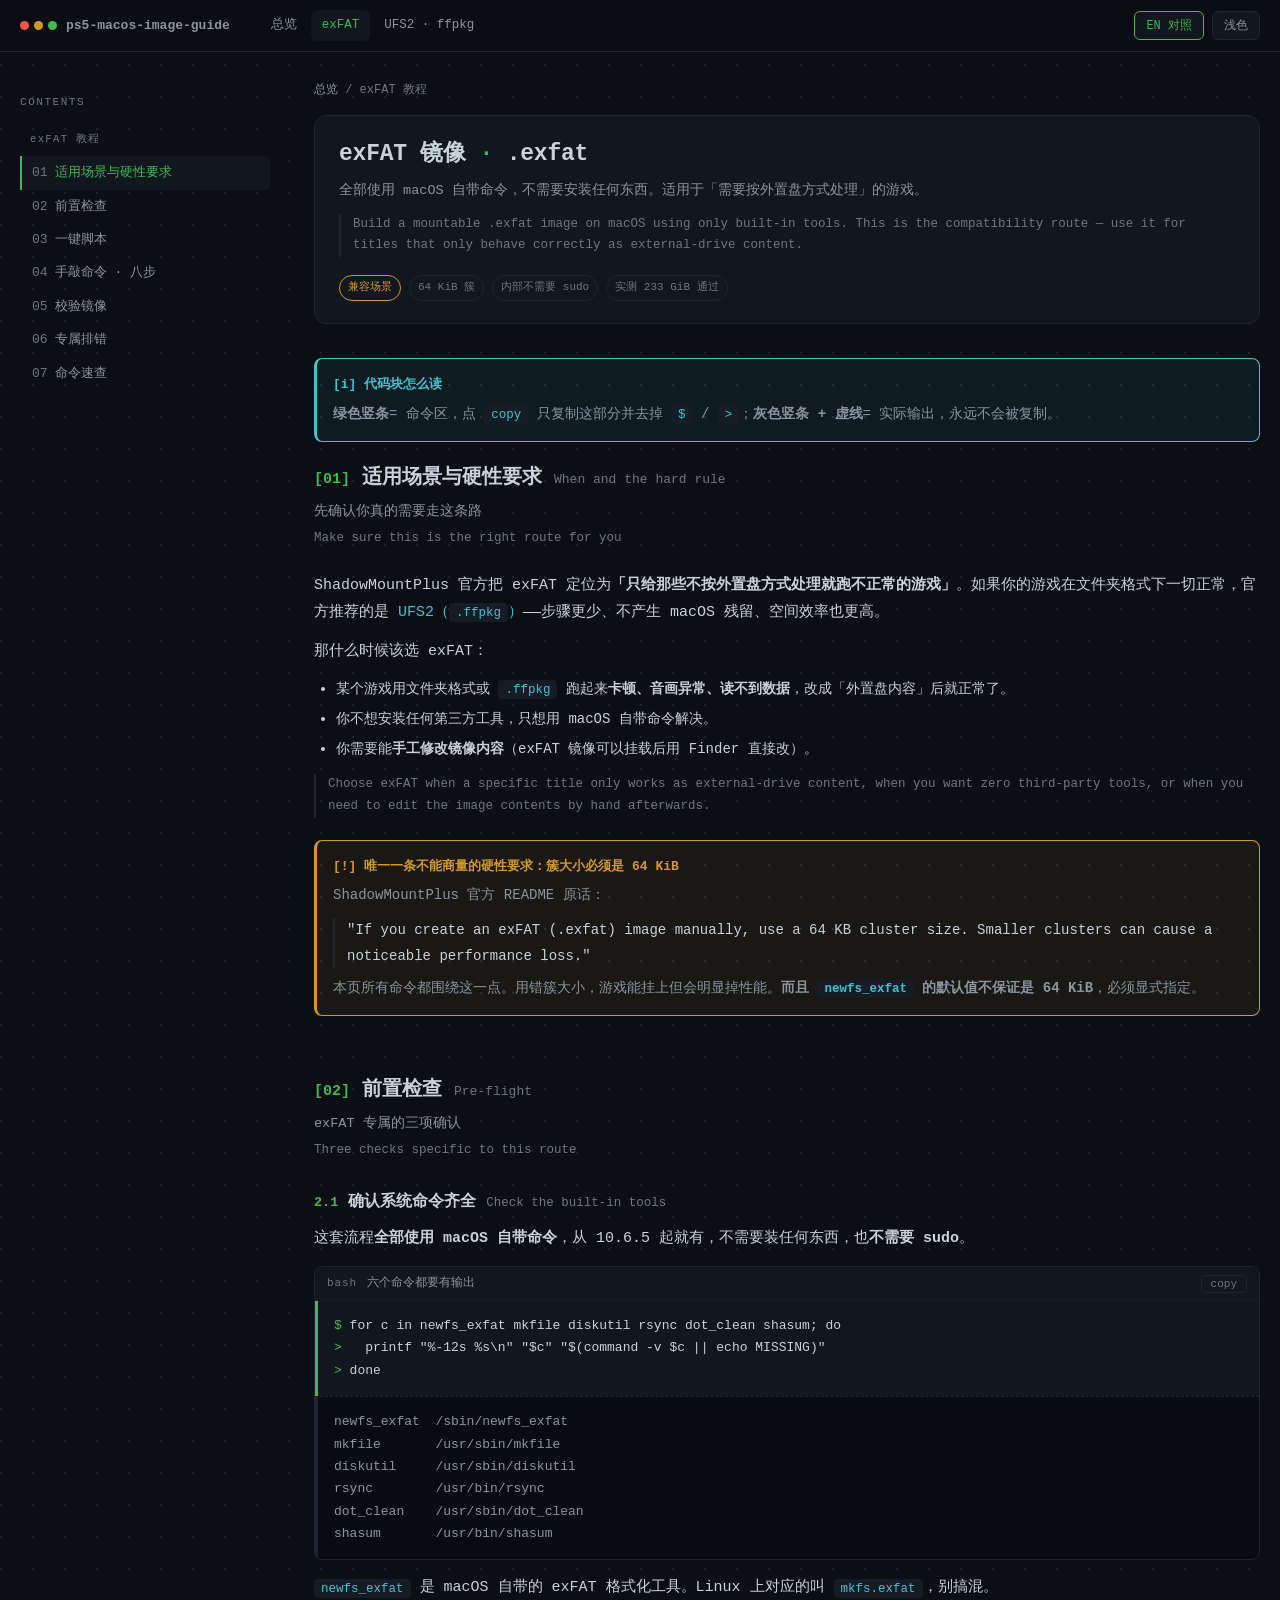
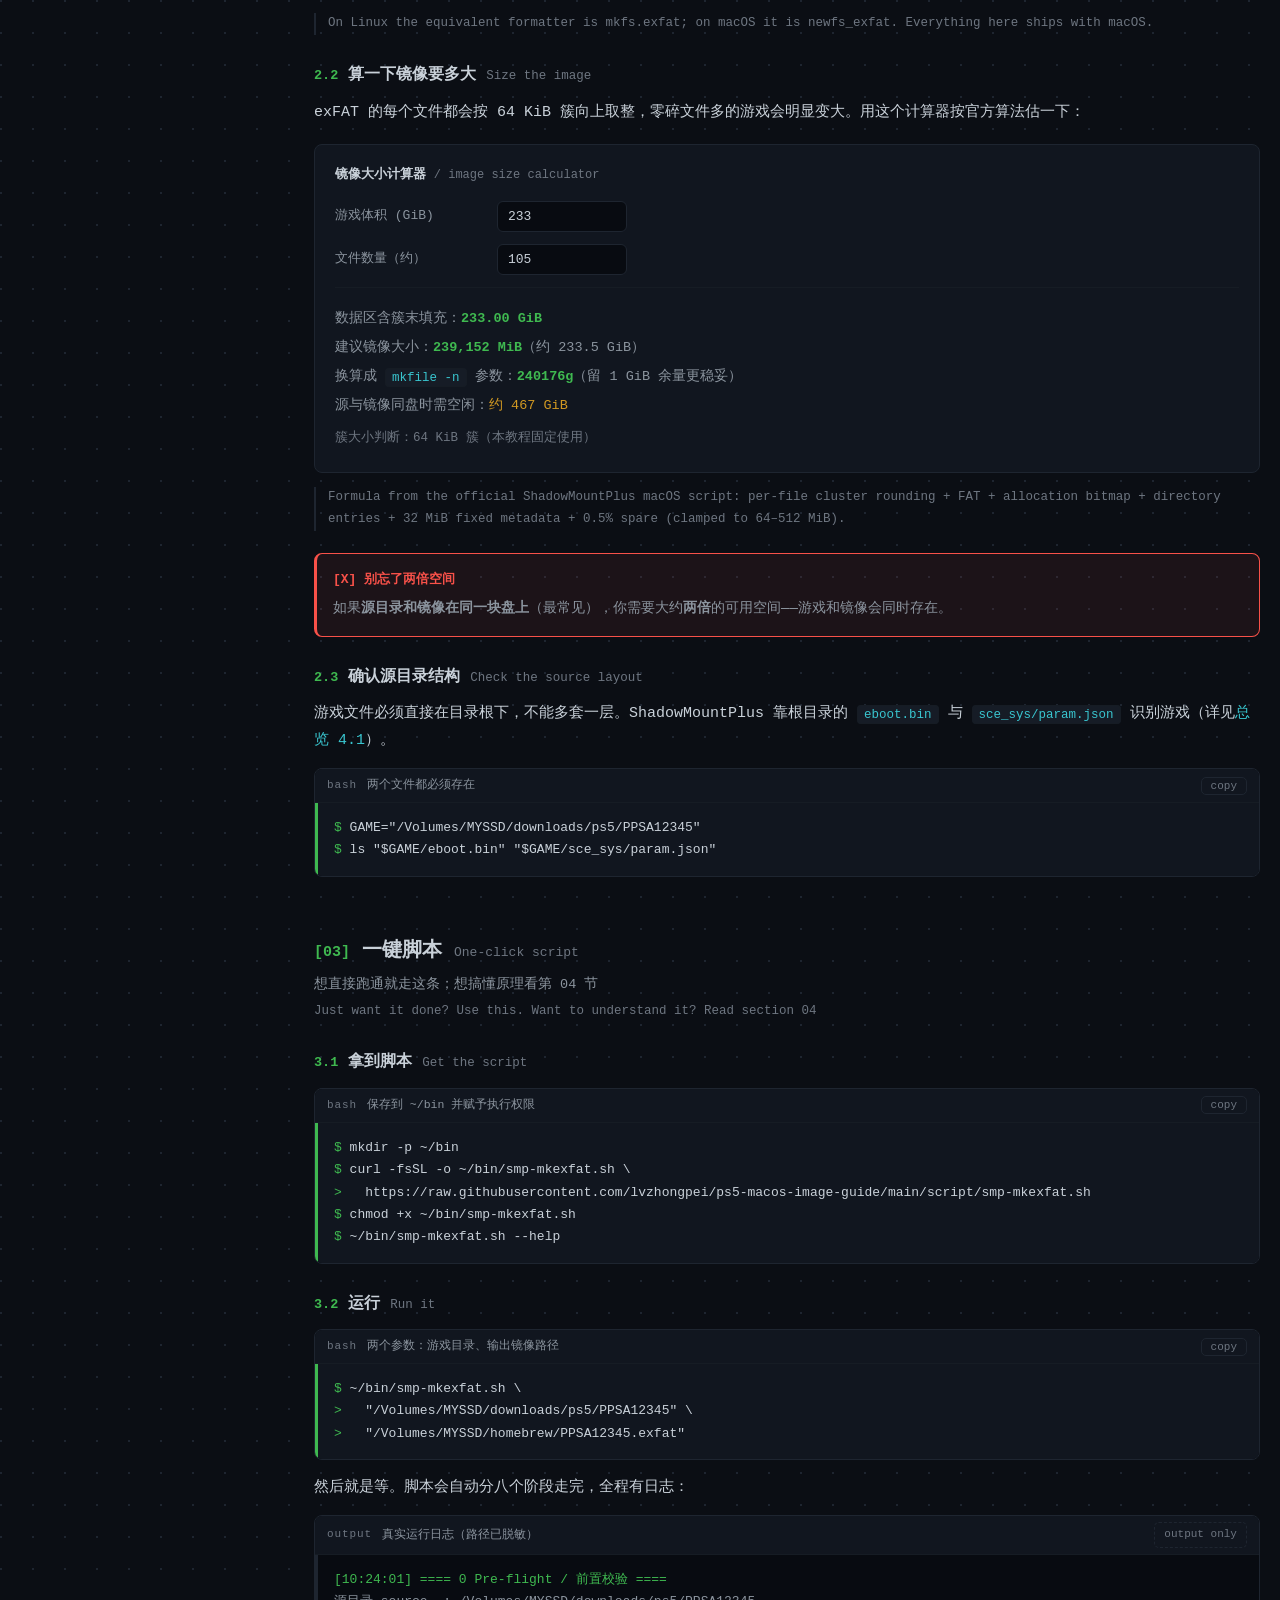
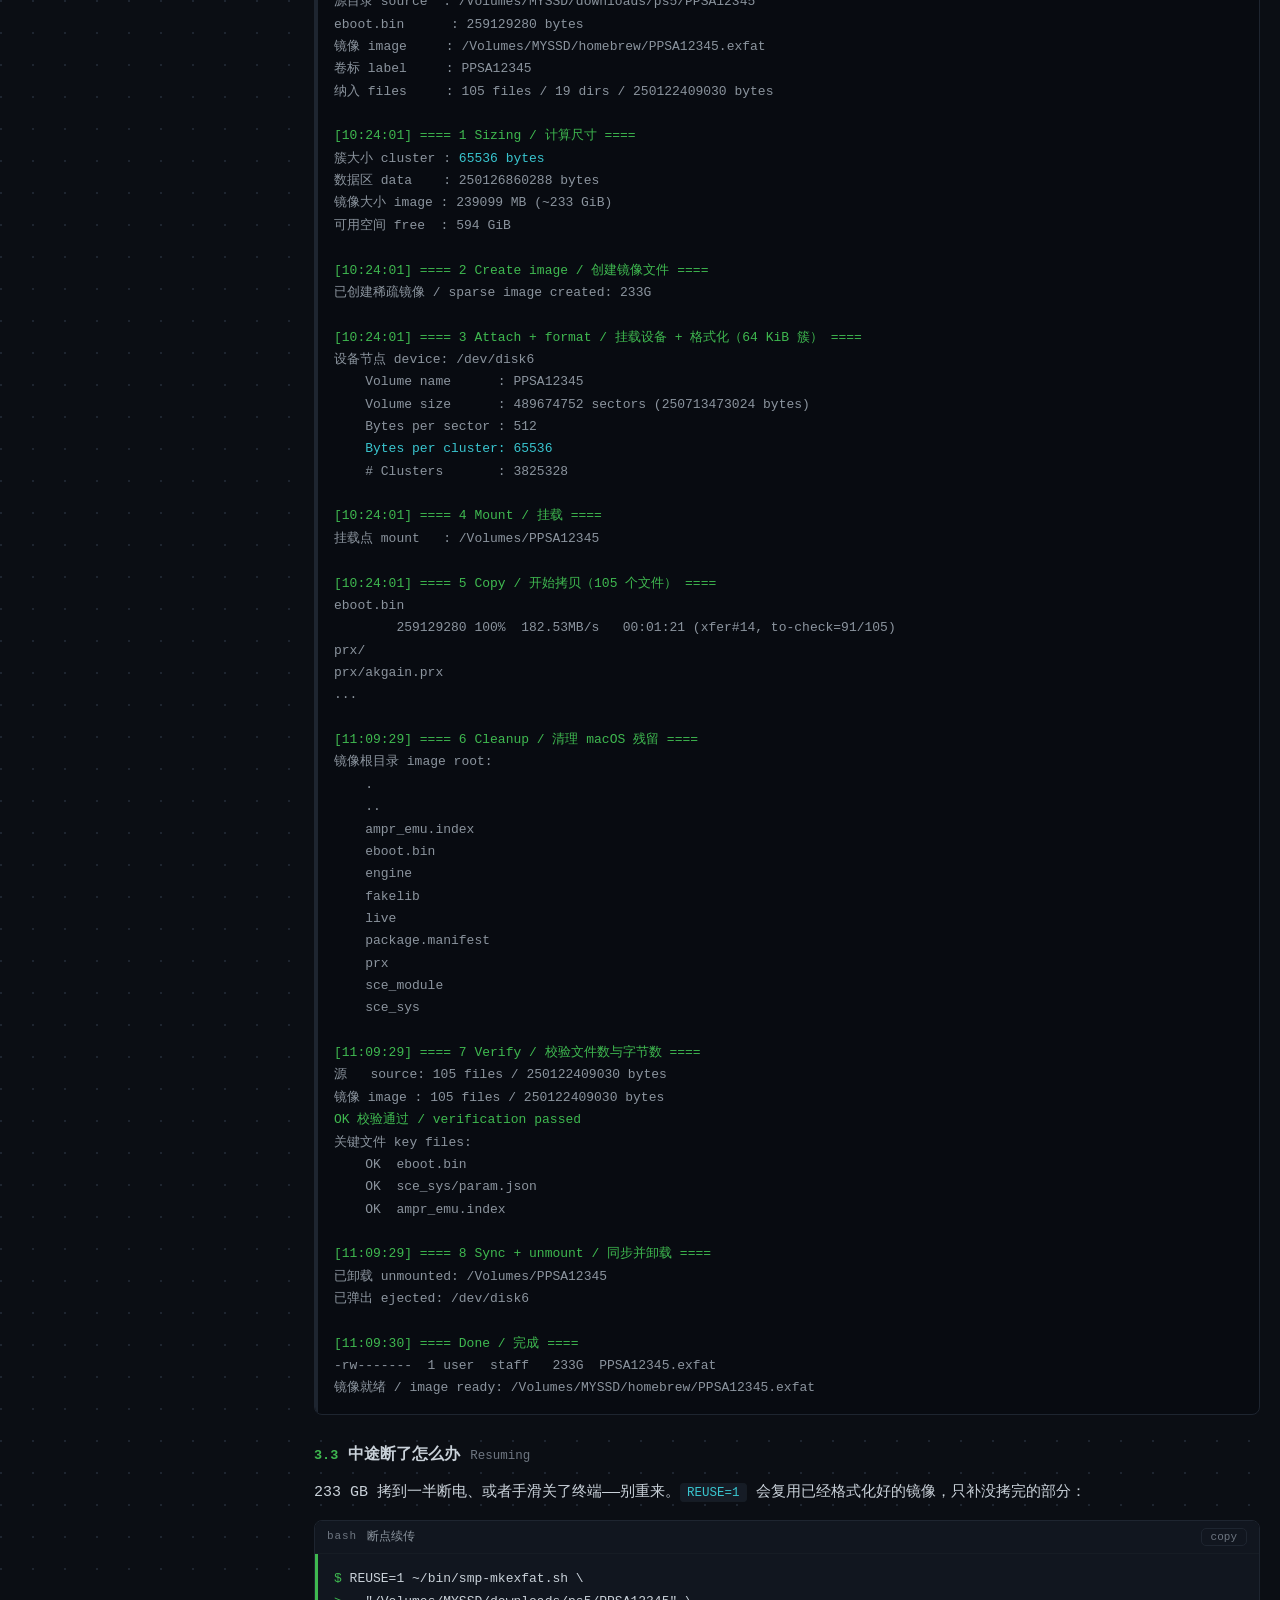
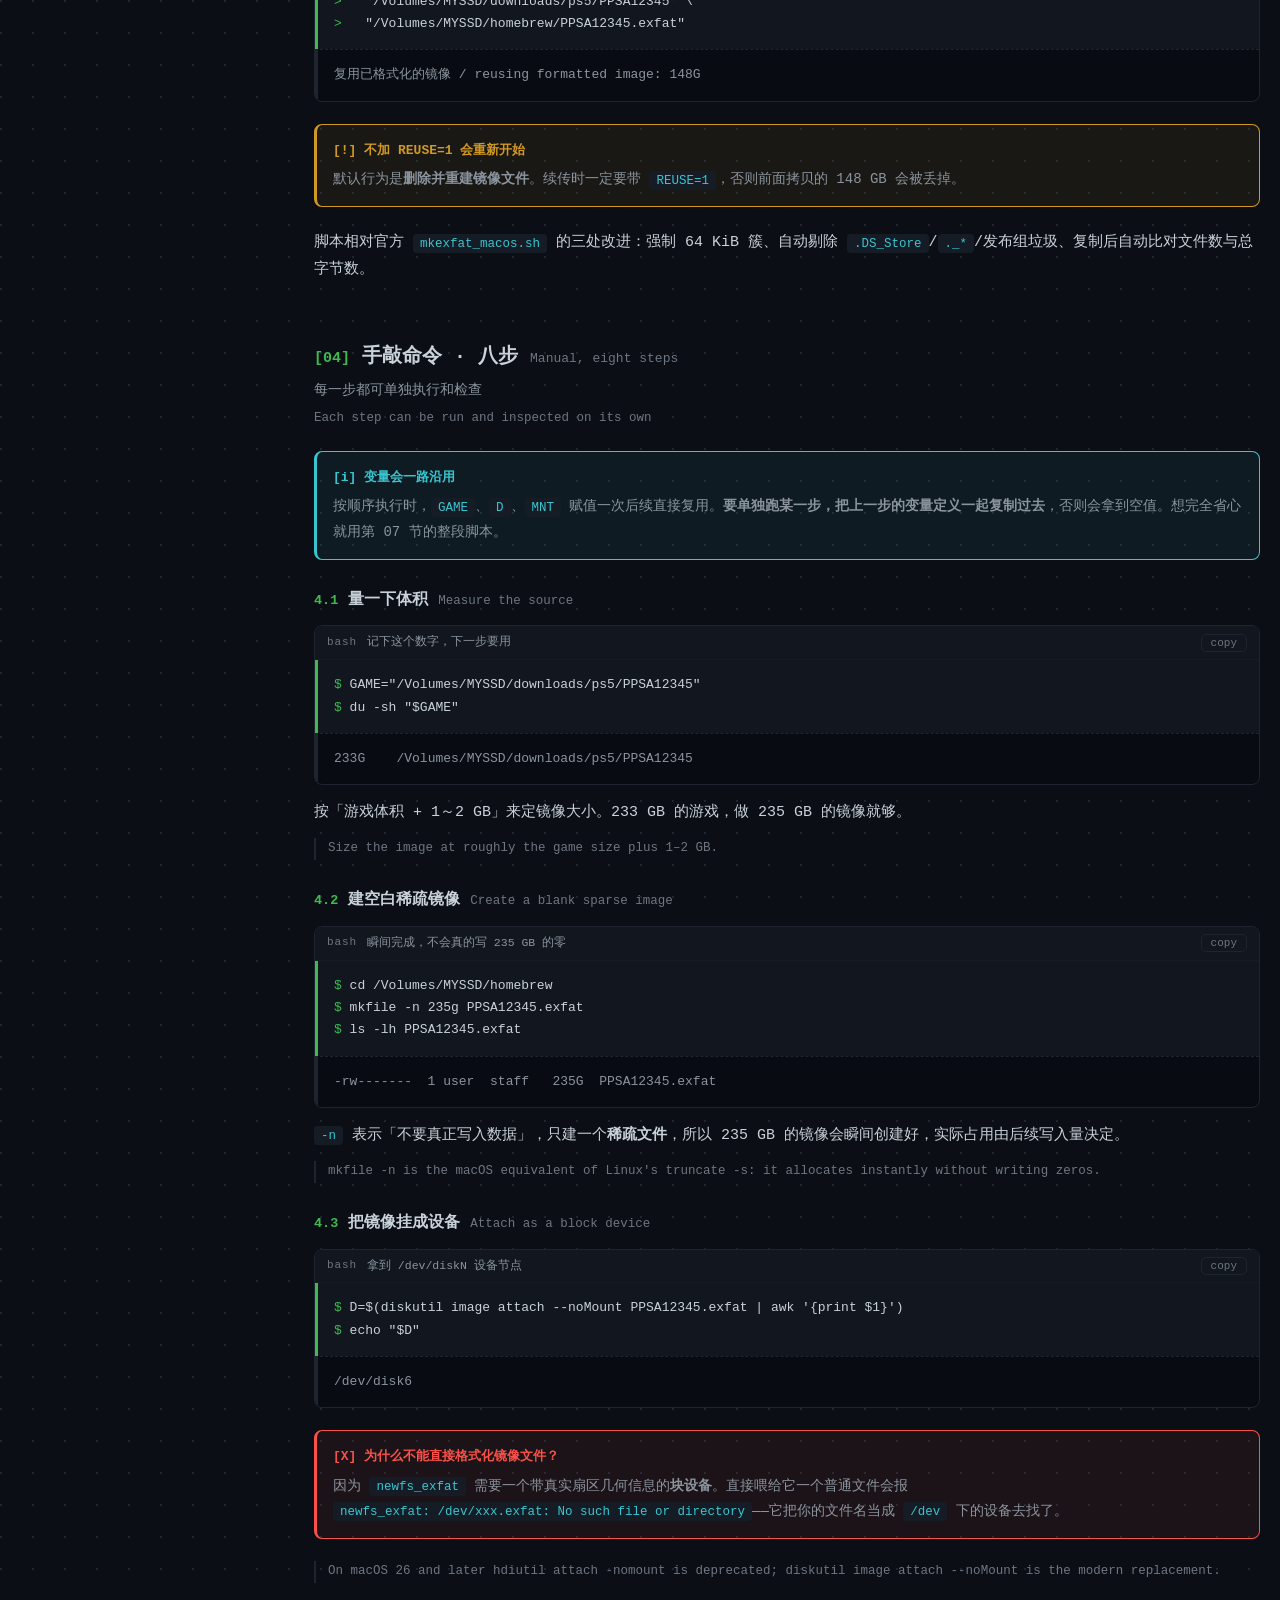
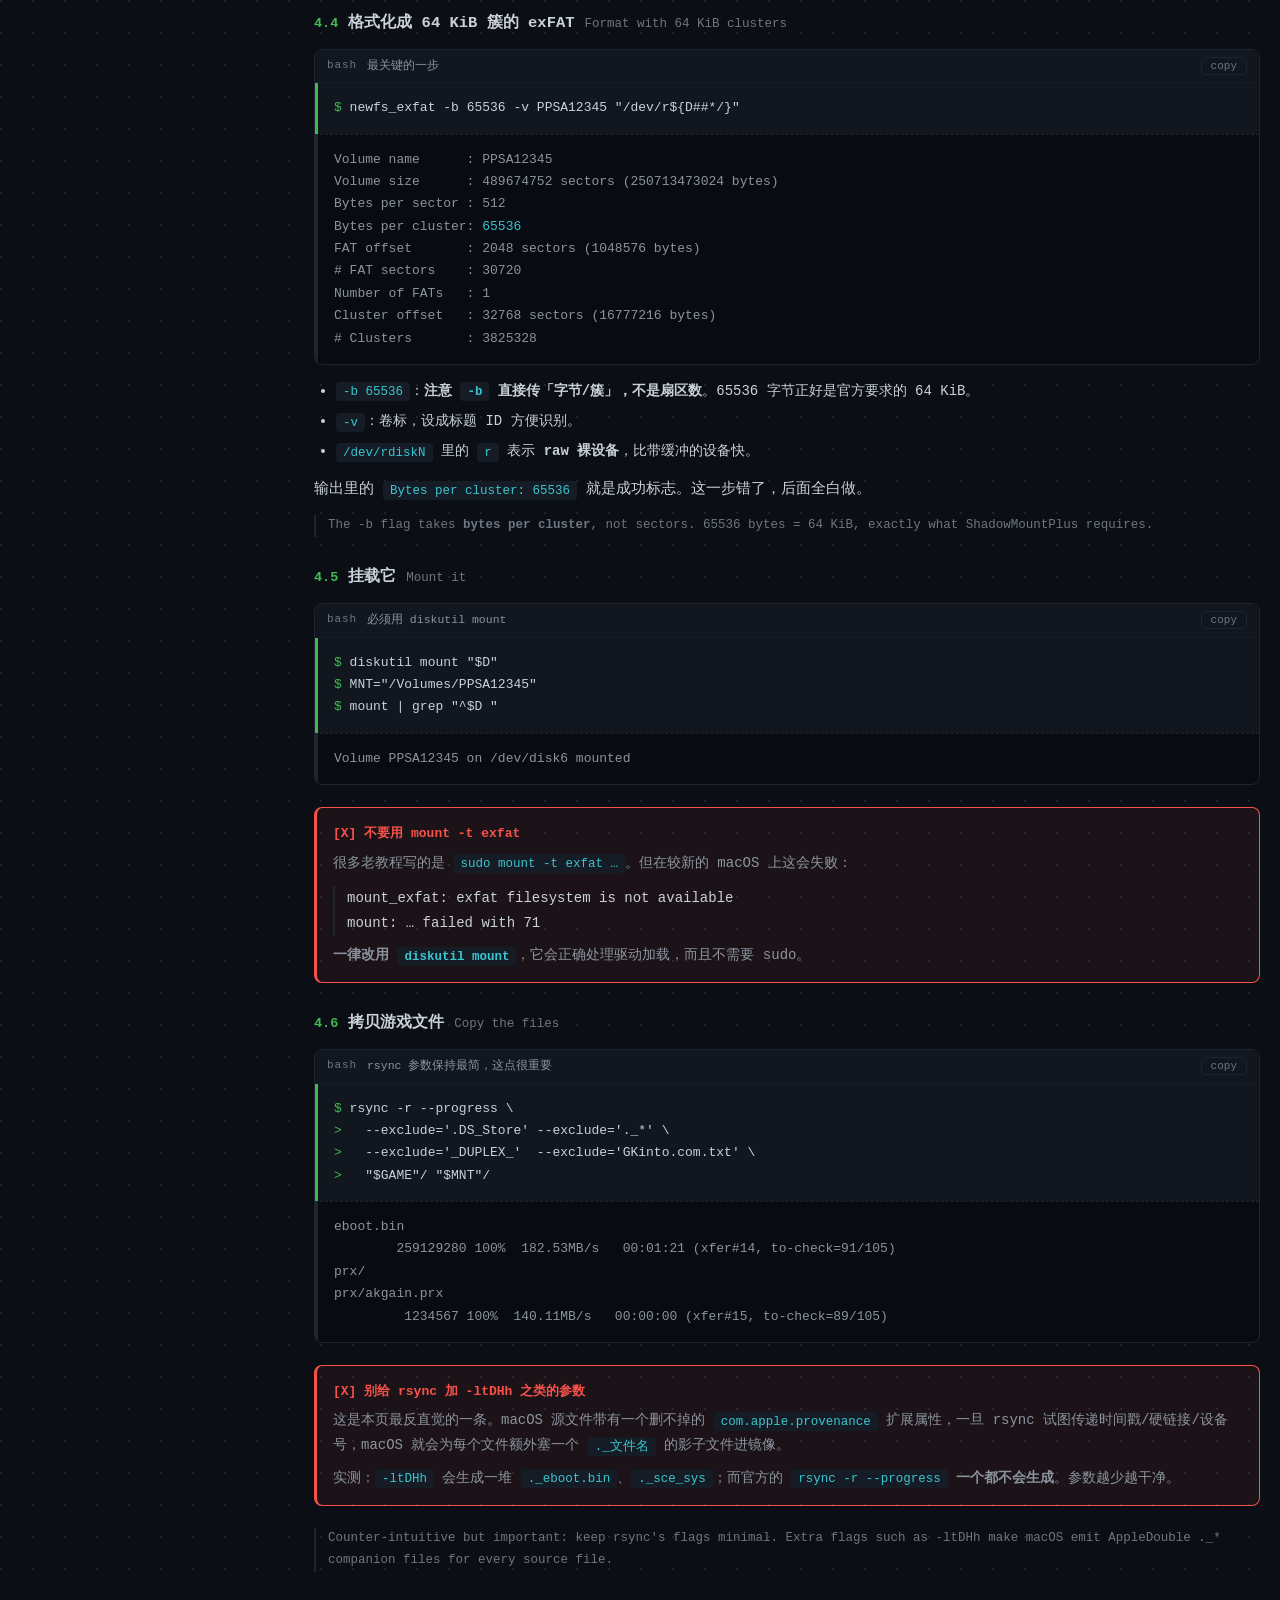
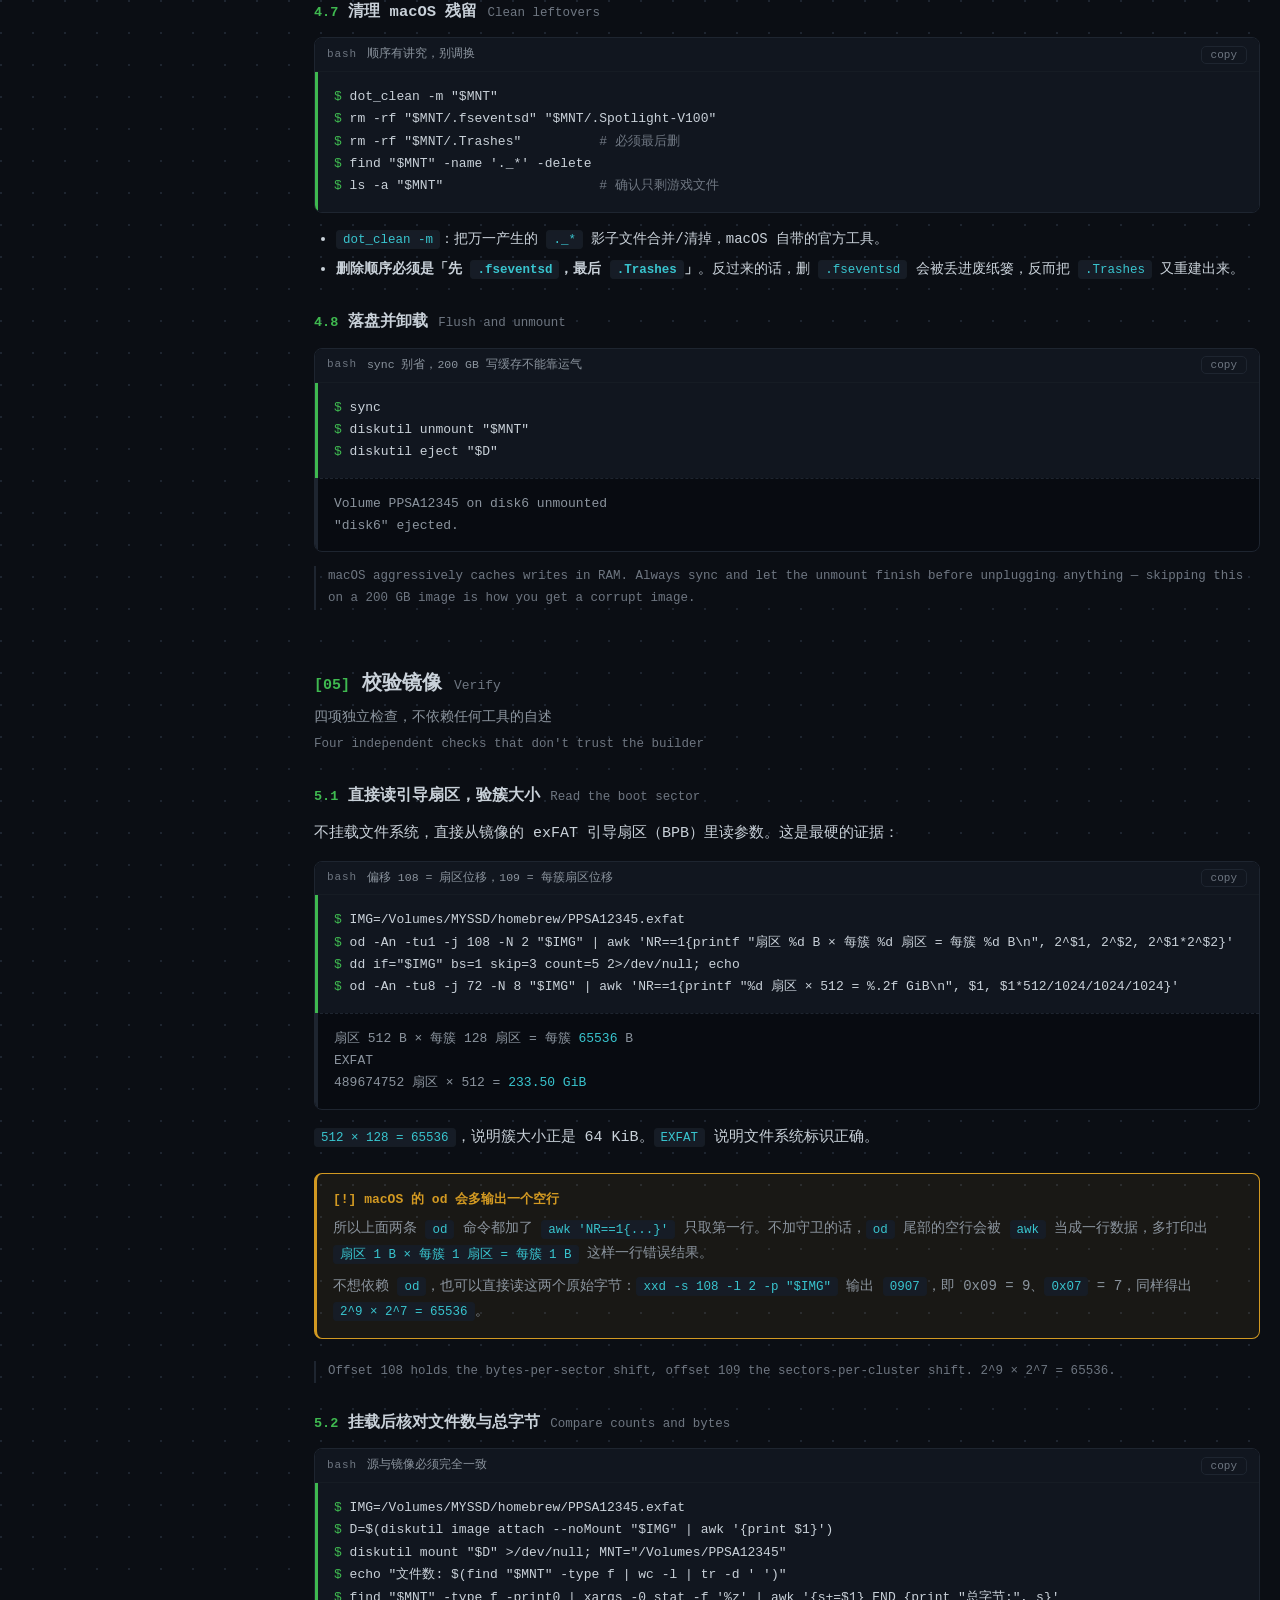
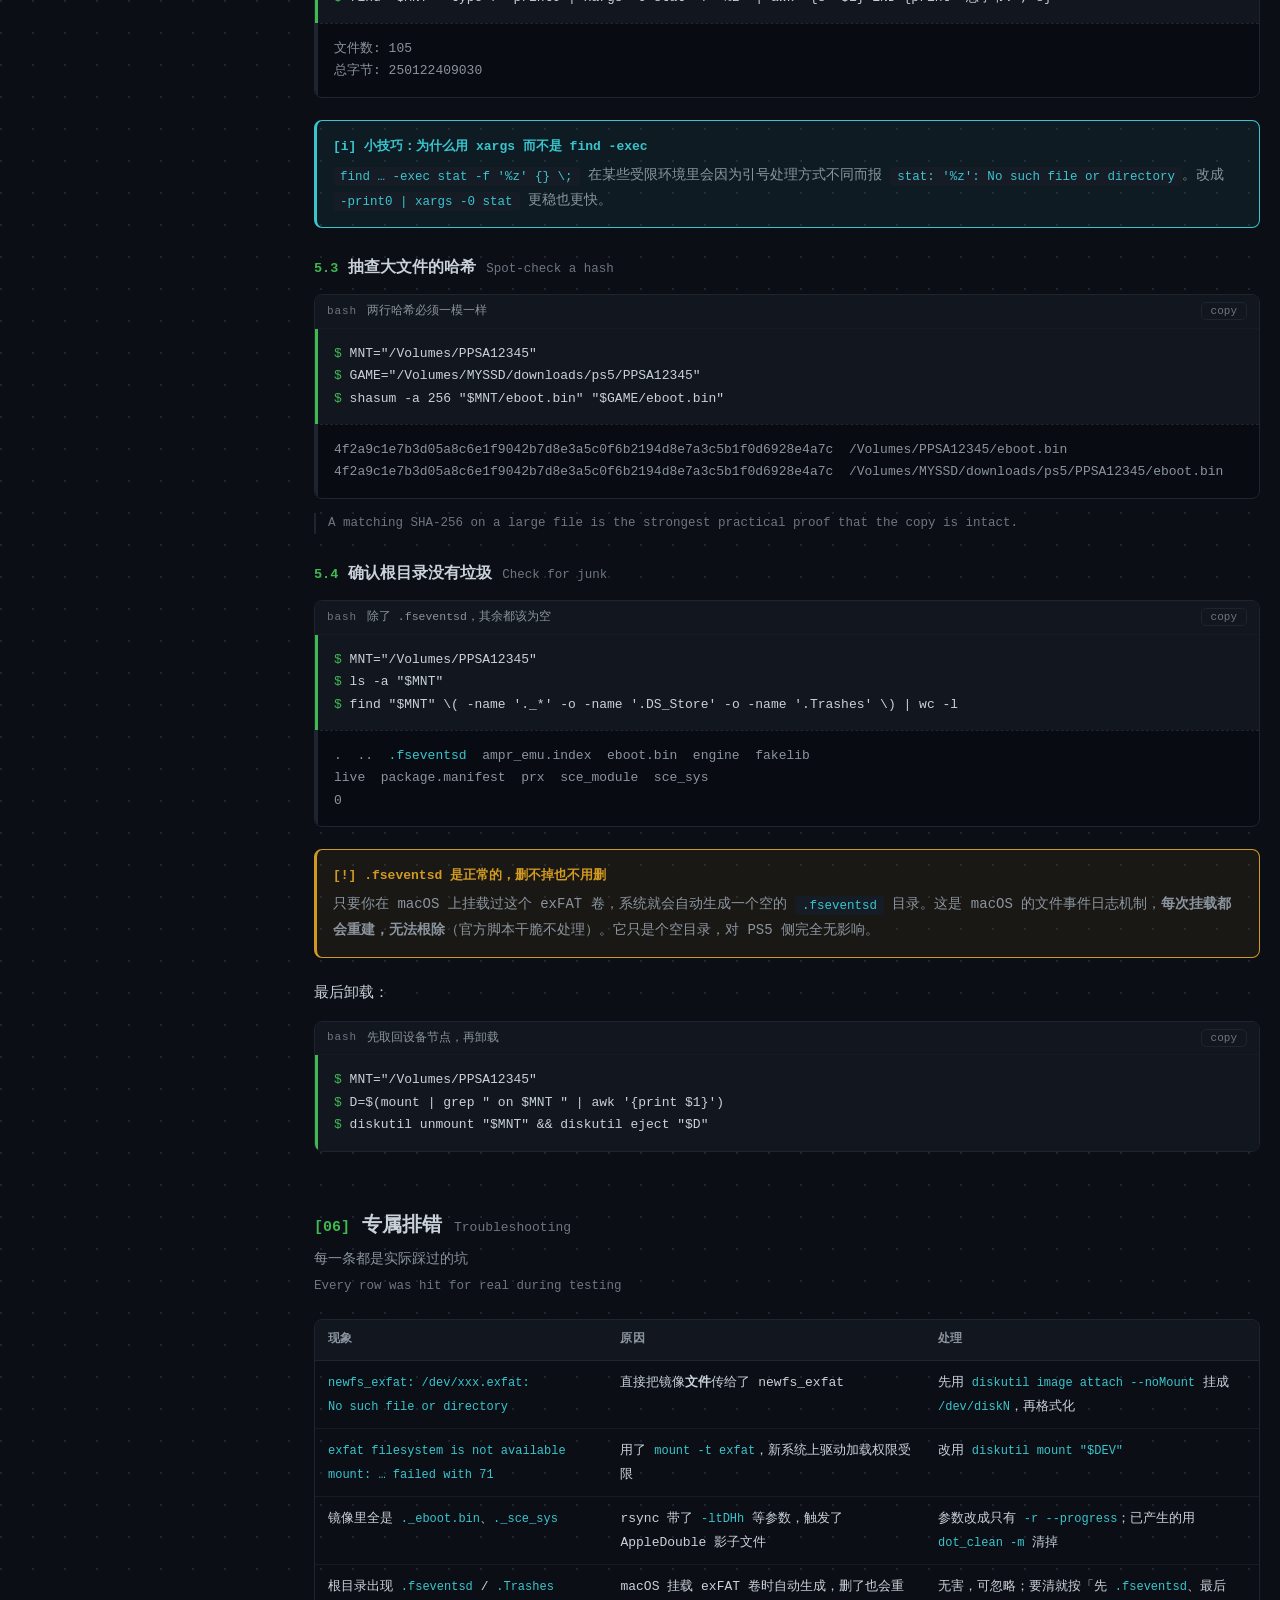
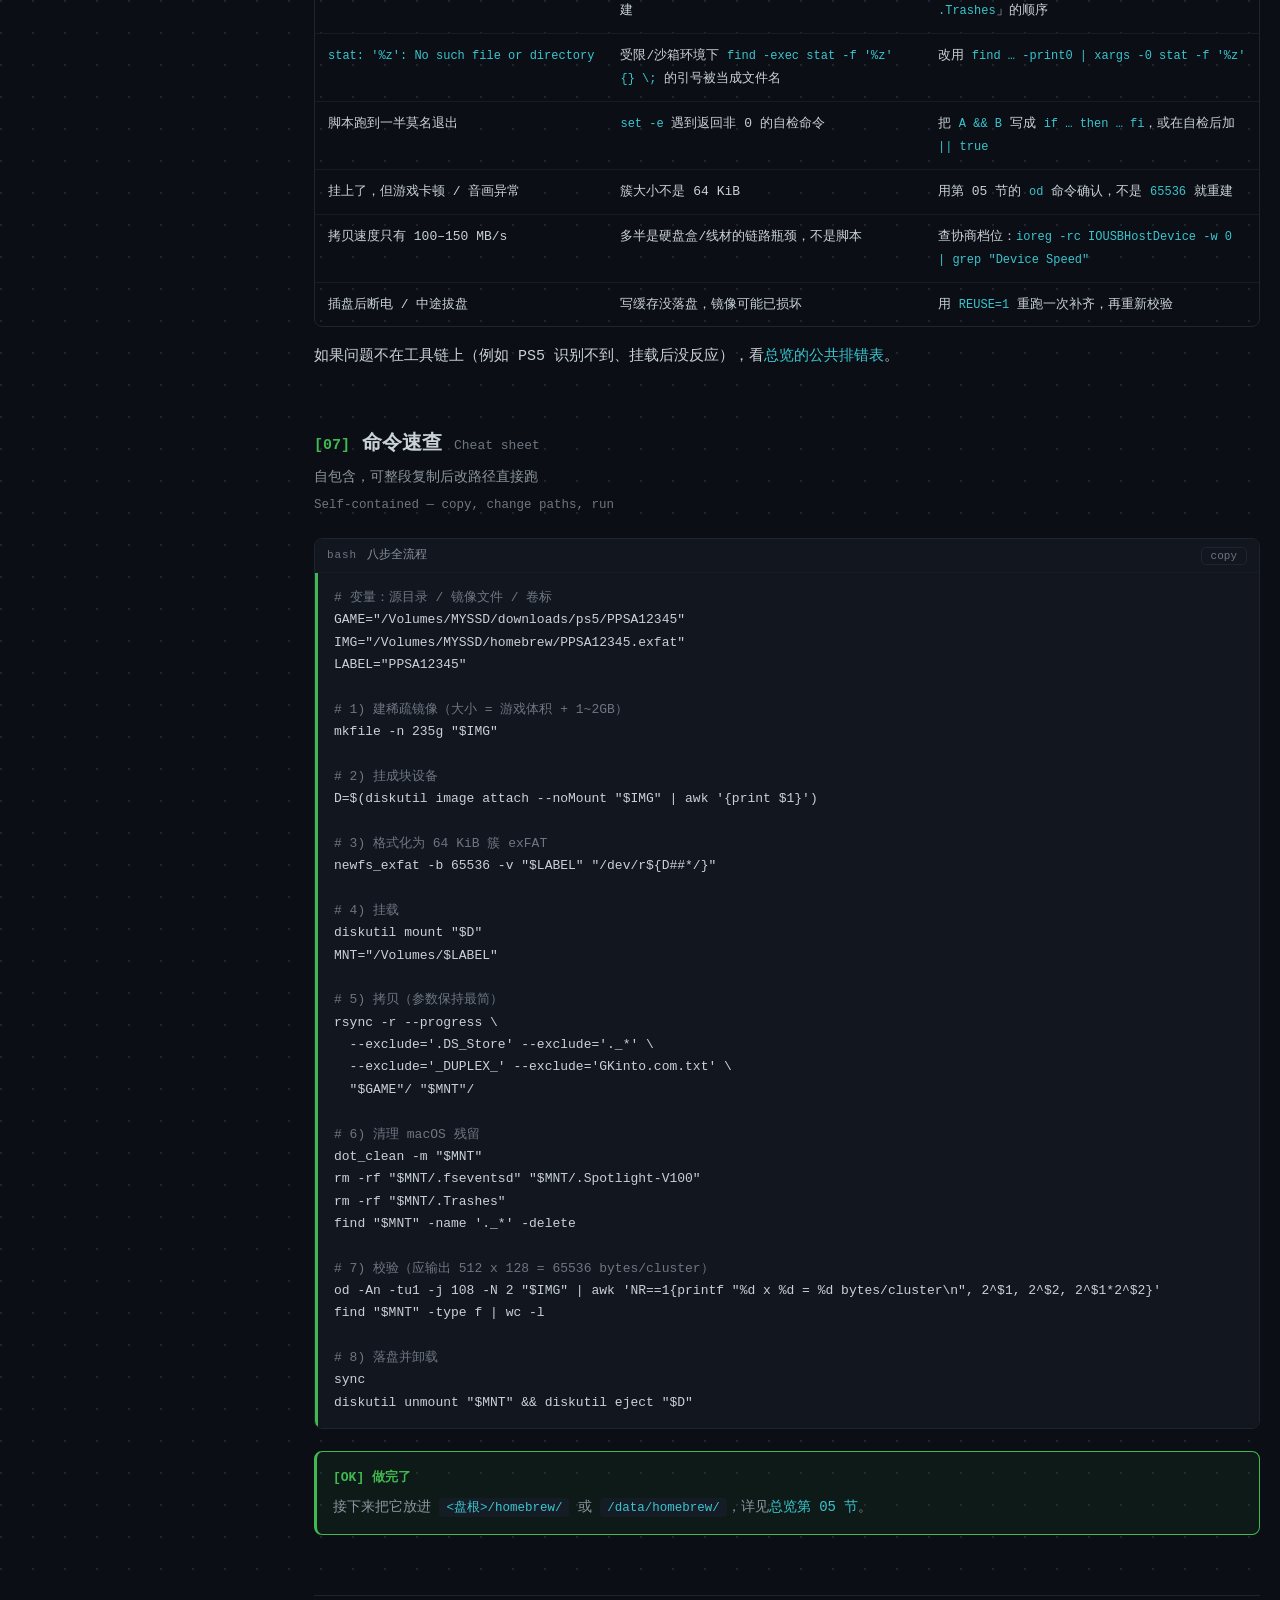
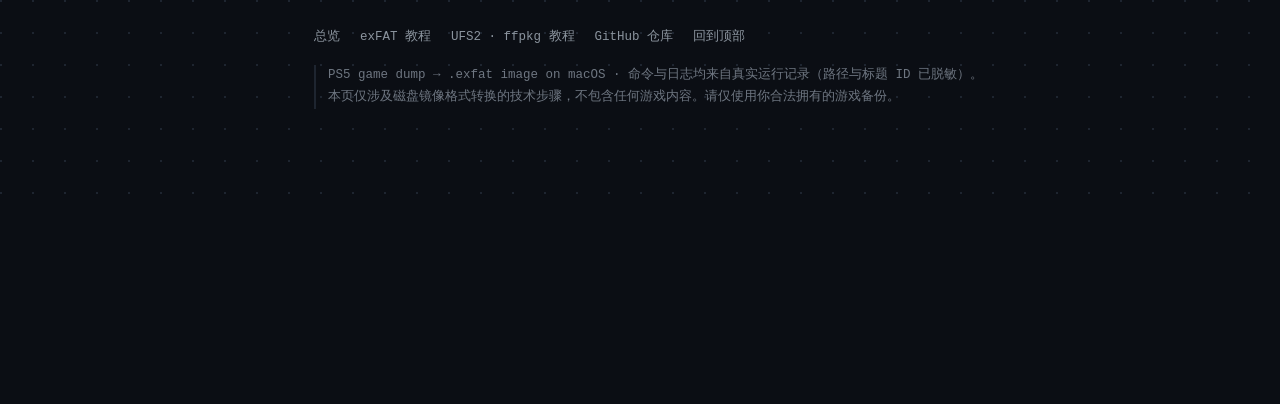
<file: exfat.html>
<!DOCTYPE html>
<html lang="zh-CN">
<head>
<meta charset="UTF-8">
<meta name="viewport" content="width=device-width, initial-scale=1">
<title>exFAT 镜像完整教程 · macOS 制作 PS5 .exfat</title>
<meta name="description" content="在 macOS 上用系统自带命令把 PS5 文件夹格式游戏打包成 ShadowMountPlus 可挂载的 .exfat 镜像：64 KiB 簇、八步命令、四项校验与故障排查。">
<link rel="stylesheet" href="assets/style.css">
</head>
<body class="show-en">

<div class="top">
  <div class="top-in">
    <div class="brand">
      <span class="dot3"><i></i><i></i><i></i></span>
      <span>ps5-macos-image-guide</span>
    </div>
    <nav class="pnav">
      <a href="index.html">总览</a>
      <a href="exfat.html">exFAT</a>
      <a href="ffpkg.html">UFS2 · ffpkg</a>
    </nav>
    <div class="top-actions">
      <button class="btn menu-btn" id="menuBtn">目录</button>
      <button class="btn on" id="enBtn">EN 对照</button>
      <button class="btn" id="themeBtn">浅色</button>
    </div>
  </div>
</div>

<div class="wrap">
  <nav class="toc" id="toc">
    <div class="toc-title">CONTENTS</div>
    <div class="toc-group">exFAT 教程</div>
    <a href="#scope"><span class="num">01</span>适用场景与硬性要求</a>
    <a href="#before"><span class="num">02</span>前置检查</a>
    <a href="#script"><span class="num">03</span>一键脚本</a>
    <a href="#manual"><span class="num">04</span>手敲命令 · 八步</a>
    <a href="#verify"><span class="num">05</span>校验镜像</a>
    <a href="#trouble"><span class="num">06</span>专属排错</a>
    <a href="#cheat"><span class="num">07</span>命令速查</a>
  </nav>

  <main>
    <div class="crumb"><a href="index.html">总览</a> / exFAT 教程</div>
    <div class="phead">
      <h1>exFAT 镜像 <span class="arrow">·</span> <code>.exfat</code></h1>
      <div class="ps">全部使用 macOS 自带命令，不需要安装任何东西。适用于「需要按外置盘方式处理」的游戏。</div>
      <div class="en-block">Build a mountable <code>.exfat</code> image on macOS using only built-in tools. This is the compatibility route — use it for titles that only behave correctly as external-drive content.</div>
      <div class="pmeta">
        <span class="fchip compat">兼容场景</span>
        <span class="fchip">64 KiB 簇</span>
        <span class="fchip">内部不需要 sudo</span>
        <span class="fchip">实测 233 GiB 通过</span>
      </div>
    </div>

    <div class="notice info">
      <div class="nt">[i] 代码块怎么读</div>
      <p><strong>绿色竖条</strong>= 命令区，点 <code class="inl">copy</code> 只复制这部分并去掉 <code class="inl">$</code> / <code class="inl">&gt;</code>；<strong>灰色竖条 + 虚线</strong>= 实际输出，永远不会被复制。</p>
    </div>

    <!-- 01 -->
    <section id="scope">
      <h2 class="sec"><span class="num">[01]</span>适用场景与硬性要求 <span class="en-t">When and the hard rule</span></h2>
      <div class="sec-sub">先确认你真的需要走这条路<span class="en">Make sure this is the right route for you</span></div>

      <p>ShadowMountPlus 官方把 exFAT 定位为<strong>「只给那些不按外置盘方式处理就跑不正常的游戏」</strong>。如果你的游戏在文件夹格式下一切正常，官方推荐的是 <a href="ffpkg.html">UFS2（<code class="inl">.ffpkg</code>）</a>——步骤更少、不产生 macOS 残留、空间效率也更高。</p>
      <p>那什么时候该选 exFAT：</p>
      <ul>
        <li>某个游戏用文件夹格式或 <code class="inl">.ffpkg</code> 跑起来<strong>卡顿、音画异常、读不到数据</strong>，改成「外置盘内容」后就正常了。</li>
        <li>你不想安装任何第三方工具，只想用 macOS 自带命令解决。</li>
        <li>你需要能<strong>手工修改镜像内容</strong>（exFAT 镜像可以挂载后用 Finder 直接改）。</li>
      </ul>
      <div class="en-block">Choose exFAT when a specific title only works as external-drive content, when you want zero third-party tools, or when you need to edit the image contents by hand afterwards.</div>

      <div class="notice">
        <div class="nt">[!] 唯一一条不能商量的硬性要求：簇大小必须是 64 KiB</div>
        <p>ShadowMountPlus 官方 README 原话：</p>
        <p style="color:var(--text);border-left:2px solid var(--border);padding-left:12px;margin-top:10px">"If you create an exFAT (.exfat) image manually, use a 64 KB cluster size. Smaller clusters can cause a noticeable performance loss."</p>
        <p>本页所有命令都围绕这一点。用错簇大小，游戏能挂上但会明显掉性能。<strong>而且 <code class="inl">newfs_exfat</code> 的默认值不保证是 64 KiB</strong>，必须显式指定。</p>
      </div>
    </section>

    <!-- 02 -->
    <section id="before">
      <h2 class="sec"><span class="num">[02]</span>前置检查 <span class="en-t">Pre-flight</span></h2>
      <div class="sec-sub">exFAT 专属的三项确认<span class="en">Three checks specific to this route</span></div>

      <h3 class="step"><span class="sn">2.1</span>确认系统命令齐全 <span class="en-t">Check the built-in tools</span></h3>
      <p>这套流程<strong>全部使用 macOS 自带命令</strong>，从 10.6.5 起就有，不需要装任何东西，也<strong>不需要 sudo</strong>。</p>
      <div class="code">
        <div class="code-head"><span class="lang">bash</span><span class="cap">六个命令都要有输出</span><button class="copy">copy</button></div>
<pre class="cmd"><code><span class="prompt">$</span> for c in newfs_exfat mkfile diskutil rsync dot_clean shasum; do
<span class="prompt">&gt;</span>   printf "%-12s %s\n" "$c" "$(command -v $c || echo MISSING)"
<span class="prompt">&gt;</span> done</code></pre>
<pre class="outp"><code><span class="out">newfs_exfat  /sbin/newfs_exfat
mkfile       /usr/sbin/mkfile
diskutil     /usr/sbin/diskutil
rsync        /usr/bin/rsync
dot_clean    /usr/sbin/dot_clean
shasum       /usr/bin/shasum</span></code></pre>
      </div>
      <p><code class="inl">newfs_exfat</code> 是 macOS 自带的 exFAT 格式化工具。Linux 上对应的叫 <code class="inl">mkfs.exfat</code>，别搞混。</p>
      <p class="en-block">On Linux the equivalent formatter is <code>mkfs.exfat</code>; on macOS it is <code>newfs_exfat</code>. Everything here ships with macOS.</p>

      <h3 class="step"><span class="sn">2.2</span>算一下镜像要多大 <span class="en-t">Size the image</span></h3>
      <p>exFAT 的每个文件都会按 64 KiB 簇向上取整，零碎文件多的游戏会明显变大。用这个计算器按官方算法估一下：</p>
      <div class="panel">
        <div class="pt">镜像大小计算器 <span class="en">/ image size calculator</span></div>
        <div class="field">
          <label for="cSize">游戏体积 (GiB)</label>
          <input type="number" id="cSize" value="233" min="0.1" step="1">
        </div>
        <div class="field">
          <label for="cFiles">文件数量（约）</label>
          <input type="number" id="cFiles" value="105" min="1" step="1">
        </div>
        <div class="calc-out" id="calcOut"></div>
      </div>
      <p class="en-block" style="margin-top:-4px">Formula from the official ShadowMountPlus macOS script: per-file cluster rounding + FAT + allocation bitmap + directory entries + 32 MiB fixed metadata + 0.5% spare (clamped to 64–512 MiB).</p>
      <div class="notice danger">
        <div class="nt">[X] 别忘了两倍空间</div>
        <p>如果<strong>源目录和镜像在同一块盘上</strong>（最常见），你需要大约<strong>两倍</strong>的可用空间——游戏和镜像会同时存在。</p>
      </div>

      <h3 class="step"><span class="sn">2.3</span>确认源目录结构 <span class="en-t">Check the source layout</span></h3>
      <p>游戏文件必须直接在目录根下，不能多套一层。ShadowMountPlus 靠根目录的 <code class="inl">eboot.bin</code> 与 <code class="inl">sce_sys/param.json</code> 识别游戏（详见<a href="index.html#before">总览 4.1</a>）。</p>
      <div class="code">
        <div class="code-head"><span class="lang">bash</span><span class="cap">两个文件都必须存在</span><button class="copy">copy</button></div>
<pre class="cmd"><code><span class="prompt">$</span> GAME="/Volumes/MYSSD/downloads/ps5/PPSA12345"
<span class="prompt">$</span> ls "$GAME/eboot.bin" "$GAME/sce_sys/param.json"</code></pre>
      </div>
    </section>

    <!-- 03 -->
    <section id="script">
      <h2 class="sec"><span class="num">[03]</span>一键脚本 <span class="en-t">One-click script</span></h2>
      <div class="sec-sub">想直接跑通就走这条；想搞懂原理看第 04 节<span class="en">Just want it done? Use this. Want to understand it? Read section 04</span></div>

      <h3 class="step"><span class="sn">3.1</span>拿到脚本 <span class="en-t">Get the script</span></h3>
      <div class="code">
        <div class="code-head"><span class="lang">bash</span><span class="cap">保存到 ~/bin 并赋予执行权限</span><button class="copy">copy</button></div>
<pre class="cmd"><code><span class="prompt">$</span> mkdir -p ~/bin
<span class="prompt">$</span> curl -fsSL -o ~/bin/smp-mkexfat.sh \
<span class="prompt">&gt;</span>   https://raw.githubusercontent.com/lvzhongpei/ps5-macos-image-guide/main/script/smp-mkexfat.sh
<span class="prompt">$</span> chmod +x ~/bin/smp-mkexfat.sh
<span class="prompt">$</span> ~/bin/smp-mkexfat.sh --help</code></pre>
      </div>

      <h3 class="step"><span class="sn">3.2</span>运行 <span class="en-t">Run it</span></h3>
      <div class="code">
        <div class="code-head"><span class="lang">bash</span><span class="cap">两个参数：游戏目录、输出镜像路径</span><button class="copy">copy</button></div>
<pre class="cmd"><code><span class="prompt">$</span> ~/bin/smp-mkexfat.sh \
<span class="prompt">&gt;</span>   "/Volumes/MYSSD/downloads/ps5/PPSA12345" \
<span class="prompt">&gt;</span>   "/Volumes/MYSSD/homebrew/PPSA12345.exfat"</code></pre>
      </div>

      <p>然后就是等。脚本会自动分八个阶段走完，全程有日志：</p>
      <div class="code">
        <div class="code-head"><span class="lang">output</span><span class="cap">真实运行日志（路径已脱敏）</span><span class="ro">output only</span></div>
<pre class="outp"><code><span class="okc">[10:24:01] ==== 0 Pre-flight / 前置校验 ====</span>
源目录 source  : /Volumes/MYSSD/downloads/ps5/PPSA12345
eboot.bin      : 259129280 bytes
镜像 image     : /Volumes/MYSSD/homebrew/PPSA12345.exfat
卷标 label     : PPSA12345
纳入 files     : 105 files / 19 dirs / 250122409030 bytes

<span class="okc">[10:24:01] ==== 1 Sizing / 计算尺寸 ====</span>
簇大小 cluster : <span class="hl">65536 bytes</span>
数据区 data    : 250126860288 bytes
镜像大小 image : 239099 MB (~233 GiB)
可用空间 free  : 594 GiB

<span class="okc">[10:24:01] ==== 2 Create image / 创建镜像文件 ====</span>
已创建稀疏镜像 / sparse image created: 233G

<span class="okc">[10:24:01] ==== 3 Attach + format / 挂载设备 + 格式化（64 KiB 簇） ====</span>
设备节点 device: /dev/disk6
    Volume name      : PPSA12345
    Volume size      : 489674752 sectors (250713473024 bytes)
    Bytes per sector : 512
    <span class="hl">Bytes per cluster: 65536</span>
    # Clusters       : 3825328

<span class="okc">[10:24:01] ==== 4 Mount / 挂载 ====</span>
挂载点 mount   : /Volumes/PPSA12345

<span class="okc">[10:24:01] ==== 5 Copy / 开始拷贝（105 个文件） ====</span>
<span class="out">eboot.bin
        259129280 100%  182.53MB/s   00:01:21 (xfer#14, to-check=91/105)
prx/
prx/akgain.prx</span>
...

<span class="okc">[11:09:29] ==== 6 Cleanup / 清理 macOS 残留 ====</span>
镜像根目录 image root:
    .
    ..
    ampr_emu.index
    eboot.bin
    engine
    fakelib
    live
    package.manifest
    prx
    sce_module
    sce_sys

<span class="okc">[11:09:29] ==== 7 Verify / 校验文件数与字节数 ====</span>
源   source: 105 files / 250122409030 bytes
镜像 image : 105 files / 250122409030 bytes
<span class="okc">OK 校验通过 / verification passed</span>
关键文件 key files:
    OK  eboot.bin
    OK  sce_sys/param.json
    OK  ampr_emu.index

<span class="okc">[11:09:29] ==== 8 Sync + unmount / 同步并卸载 ====</span>
已卸载 unmounted: /Volumes/PPSA12345
已弹出 ejected: /dev/disk6

<span class="okc">[11:09:30] ==== Done / 完成 ====</span>
-rw-------  1 user  staff   233G  PPSA12345.exfat
镜像就绪 / image ready: /Volumes/MYSSD/homebrew/PPSA12345.exfat</code></pre>
      </div>

      <h3 class="step"><span class="sn">3.3</span>中途断了怎么办 <span class="en-t">Resuming</span></h3>
      <p>233 GB 拷到一半断电、或者手滑关了终端——别重来。<code class="inl">REUSE=1</code> 会复用已经格式化好的镜像，只补没拷完的部分：</p>
      <div class="code">
        <div class="code-head"><span class="lang">bash</span><span class="cap">断点续传</span><button class="copy">copy</button></div>
<pre class="cmd"><code><span class="prompt">$</span> REUSE=1 ~/bin/smp-mkexfat.sh \
<span class="prompt">&gt;</span>   "/Volumes/MYSSD/downloads/ps5/PPSA12345" \
<span class="prompt">&gt;</span>   "/Volumes/MYSSD/homebrew/PPSA12345.exfat"</code></pre>
<pre class="outp"><code><span class="out">复用已格式化的镜像 / reusing formatted image: 148G</span></code></pre>
      </div>
      <div class="notice">
        <div class="nt">[!] 不加 REUSE=1 会重新开始</div>
        <p>默认行为是<strong>删除并重建镜像文件</strong>。续传时一定要带 <code class="inl">REUSE=1</code>，否则前面拷贝的 148 GB 会被丢掉。</p>
      </div>

      <p>脚本相对官方 <code class="inl">mkexfat_macos.sh</code> 的三处改进：强制 64 KiB 簇、自动剔除 <code class="inl">.DS_Store</code>/<code class="inl">._*</code>/发布组垃圾、复制后自动比对文件数与总字节数。</p>
    </section>

    <!-- 04 -->
    <section id="manual">
      <h2 class="sec"><span class="num">[04]</span>手敲命令 · 八步 <span class="en-t">Manual, eight steps</span></h2>
      <div class="sec-sub">每一步都可单独执行和检查<span class="en">Each step can be run and inspected on its own</span></div>

      <div class="notice info">
        <div class="nt">[i] 变量会一路沿用</div>
        <p>按顺序执行时，<code class="inl">GAME</code>、<code class="inl">D</code>、<code class="inl">MNT</code> 赋值一次后续直接复用。<strong>要单独跑某一步，把上一步的变量定义一起复制过去</strong>，否则会拿到空值。想完全省心就用第 07 节的整段脚本。</p>
      </div>

      <h3 class="step"><span class="sn">4.1</span>量一下体积 <span class="en-t">Measure the source</span></h3>
      <div class="code">
        <div class="code-head"><span class="lang">bash</span><span class="cap">记下这个数字，下一步要用</span><button class="copy">copy</button></div>
<pre class="cmd"><code><span class="prompt">$</span> GAME="/Volumes/MYSSD/downloads/ps5/PPSA12345"
<span class="prompt">$</span> du -sh "$GAME"</code></pre>
<pre class="outp"><code><span class="out">233G	/Volumes/MYSSD/downloads/ps5/PPSA12345</span></code></pre>
      </div>
      <p>按「游戏体积 + 1～2 GB」来定镜像大小。233 GB 的游戏，做 235 GB 的镜像就够。</p>
      <p class="en-block">Size the image at roughly the game size plus 1–2 GB.</p>

      <h3 class="step"><span class="sn">4.2</span>建空白稀疏镜像 <span class="en-t">Create a blank sparse image</span></h3>
      <div class="code">
        <div class="code-head"><span class="lang">bash</span><span class="cap">瞬间完成，不会真的写 235 GB 的零</span><button class="copy">copy</button></div>
<pre class="cmd"><code><span class="prompt">$</span> cd /Volumes/MYSSD/homebrew
<span class="prompt">$</span> mkfile -n 235g PPSA12345.exfat
<span class="prompt">$</span> ls -lh PPSA12345.exfat</code></pre>
<pre class="outp"><code><span class="out">-rw-------  1 user  staff   235G  PPSA12345.exfat</span></code></pre>
      </div>
      <p><code class="inl">-n</code> 表示「不要真正写入数据」，只建一个<strong>稀疏文件</strong>，所以 235 GB 的镜像会瞬间创建好，实际占用由后续写入量决定。</p>
      <p class="en-block"><code>mkfile -n</code> is the macOS equivalent of Linux's <code>truncate -s</code>: it allocates instantly without writing zeros.</p>

      <h3 class="step"><span class="sn">4.3</span>把镜像挂成设备 <span class="en-t">Attach as a block device</span></h3>
      <div class="code">
        <div class="code-head"><span class="lang">bash</span><span class="cap">拿到 /dev/diskN 设备节点</span><button class="copy">copy</button></div>
<pre class="cmd"><code><span class="prompt">$</span> D=$(diskutil image attach --noMount PPSA12345.exfat | awk '{print $1}')
<span class="prompt">$</span> echo "$D"</code></pre>
<pre class="outp"><code><span class="out">/dev/disk6</span></code></pre>
      </div>
      <div class="notice danger">
        <div class="nt">[X] 为什么不能直接格式化镜像文件？</div>
        <p>因为 <code class="inl">newfs_exfat</code> 需要一个带真实扇区几何信息的<strong>块设备</strong>。直接喂给它一个普通文件会报 <code class="inl">newfs_exfat: /dev/xxx.exfat: No such file or directory</code>——它把你的文件名当成 <code class="inl">/dev</code> 下的设备去找了。</p>
      </div>
      <p class="en-block">On macOS 26 and later <code>hdiutil attach -nomount</code> is deprecated; <code>diskutil image attach --noMount</code> is the modern replacement.</p>

      <h3 class="step"><span class="sn">4.4</span>格式化成 64 KiB 簇的 exFAT <span class="en-t">Format with 64 KiB clusters</span></h3>
      <div class="code">
        <div class="code-head"><span class="lang">bash</span><span class="cap">最关键的一步</span><button class="copy">copy</button></div>
<pre class="cmd"><code><span class="prompt">$</span> newfs_exfat -b 65536 -v PPSA12345 "/dev/r${D##*/}"</code></pre>
<pre class="outp"><code><span class="out">Volume name      : PPSA12345
Volume size      : 489674752 sectors (250713473024 bytes)
Bytes per sector : 512
Bytes per cluster: <span class="hl">65536</span>
FAT offset       : 2048 sectors (1048576 bytes)
# FAT sectors    : 30720
Number of FATs   : 1
Cluster offset   : 32768 sectors (16777216 bytes)
# Clusters       : 3825328</span></code></pre>
      </div>
      <ul>
        <li><code class="inl">-b 65536</code>：<strong>注意 <code class="inl">-b</code> 直接传「字节/簇」，不是扇区数</strong>。65536 字节正好是官方要求的 64 KiB。</li>
        <li><code class="inl">-v</code>：卷标，设成标题 ID 方便识别。</li>
        <li><code class="inl">/dev/rdiskN</code> 里的 <code class="inl">r</code> 表示 <strong>raw 裸设备</strong>，比带缓冲的设备快。</li>
      </ul>
      <p>输出里的 <code class="inl">Bytes per cluster: 65536</code> 就是成功标志。这一步错了，后面全白做。</p>
      <p class="en-block">The <code>-b</code> flag takes <strong>bytes per cluster</strong>, not sectors. 65536 bytes = 64 KiB, exactly what ShadowMountPlus requires.</p>

      <h3 class="step"><span class="sn">4.5</span>挂载它 <span class="en-t">Mount it</span></h3>
      <div class="code">
        <div class="code-head"><span class="lang">bash</span><span class="cap">必须用 diskutil mount</span><button class="copy">copy</button></div>
<pre class="cmd"><code><span class="prompt">$</span> diskutil mount "$D"
<span class="prompt">$</span> MNT="/Volumes/PPSA12345"
<span class="prompt">$</span> mount | grep "^$D "</code></pre>
<pre class="outp"><code><span class="out">Volume PPSA12345 on /dev/disk6 mounted</span></code></pre>
      </div>
      <div class="notice danger">
        <div class="nt">[X] 不要用 <code>mount -t exfat</code></div>
        <p>很多老教程写的是 <code class="inl">sudo mount -t exfat …</code>。但在较新的 macOS 上这会失败：</p>
        <p style="color:var(--text);border-left:2px solid var(--border);padding-left:12px;margin-top:10px">mount_exfat: exfat filesystem is not available<br>mount: … failed with 71</p>
        <p><strong>一律改用 <code class="inl">diskutil mount</code></strong>，它会正确处理驱动加载，而且不需要 sudo。</p>
      </div>

      <h3 class="step"><span class="sn">4.6</span>拷贝游戏文件 <span class="en-t">Copy the files</span></h3>
      <div class="code">
        <div class="code-head"><span class="lang">bash</span><span class="cap">rsync 参数保持最简，这点很重要</span><button class="copy">copy</button></div>
<pre class="cmd"><code><span class="prompt">$</span> rsync -r --progress \
<span class="prompt">&gt;</span>   --exclude='.DS_Store' --exclude='._*' \
<span class="prompt">&gt;</span>   --exclude='_DUPLEX_'  --exclude='GKinto.com.txt' \
<span class="prompt">&gt;</span>   "$GAME"/ "$MNT"/</code></pre>
<pre class="outp"><code><span class="out">eboot.bin
        259129280 100%  182.53MB/s   00:01:21 (xfer#14, to-check=91/105)
prx/
prx/akgain.prx
         1234567 100%  140.11MB/s   00:00:00 (xfer#15, to-check=89/105)</span></code></pre>
      </div>
      <div class="notice danger">
        <div class="nt">[X] 别给 rsync 加 -ltDHh 之类的参数</div>
        <p>这是本页最反直觉的一条。macOS 源文件带有一个删不掉的 <code class="inl">com.apple.provenance</code> 扩展属性，一旦 rsync 试图传递时间戳/硬链接/设备号，macOS 就会为每个文件额外塞一个 <code class="inl">._文件名</code> 的影子文件进镜像。</p>
        <p>实测：<code class="inl">-ltDHh</code> 会生成一堆 <code class="inl">._eboot.bin</code>、<code class="inl">._sce_sys</code>；而官方的 <code class="inl">rsync -r --progress</code> <strong>一个都不会生成</strong>。参数越少越干净。</p>
      </div>
      <p class="en-block">Counter-intuitive but important: keep <code>rsync</code>'s flags minimal. Extra flags such as <code>-ltDHh</code> make macOS emit AppleDouble <code>._*</code> companion files for every source file.</p>

      <h3 class="step"><span class="sn">4.7</span>清理 macOS 残留 <span class="en-t">Clean leftovers</span></h3>
      <div class="code">
        <div class="code-head"><span class="lang">bash</span><span class="cap">顺序有讲究，别调换</span><button class="copy">copy</button></div>
<pre class="cmd"><code><span class="prompt">$</span> dot_clean -m "$MNT"
<span class="prompt">$</span> rm -rf "$MNT/.fseventsd" "$MNT/.Spotlight-V100"
<span class="prompt">$</span> rm -rf "$MNT/.Trashes"          <span class="cmt"># 必须最后删</span>
<span class="prompt">$</span> find "$MNT" -name '._*' -delete
<span class="prompt">$</span> ls -a "$MNT"                    <span class="cmt"># 确认只剩游戏文件</span></code></pre>
      </div>
      <ul>
        <li><code class="inl">dot_clean -m</code>：把万一产生的 <code class="inl">._*</code> 影子文件合并/清掉，macOS 自带的官方工具。</li>
        <li><strong>删除顺序必须是「先 <code class="inl">.fseventsd</code>，最后 <code class="inl">.Trashes</code>」</strong>。反过来的话，删 <code class="inl">.fseventsd</code> 会被丢进废纸篓，反而把 <code class="inl">.Trashes</code> 又重建出来。</li>
      </ul>

      <h3 class="step"><span class="sn">4.8</span>落盘并卸载 <span class="en-t">Flush and unmount</span></h3>
      <div class="code">
        <div class="code-head"><span class="lang">bash</span><span class="cap">sync 别省，200 GB 写缓存不能靠运气</span><button class="copy">copy</button></div>
<pre class="cmd"><code><span class="prompt">$</span> sync
<span class="prompt">$</span> diskutil unmount "$MNT"
<span class="prompt">$</span> diskutil eject "$D"</code></pre>
<pre class="outp"><code><span class="out">Volume PPSA12345 on disk6 unmounted
"disk6" ejected.</span></code></pre>
      </div>
      <p class="en-block">macOS aggressively caches writes in RAM. Always <code>sync</code> and let the unmount finish before unplugging anything — skipping this on a 200 GB image is how you get a corrupt image.</p>
    </section>

    <!-- 05 -->
    <section id="verify">
      <h2 class="sec"><span class="num">[05]</span>校验镜像 <span class="en-t">Verify</span></h2>
      <div class="sec-sub">四项独立检查，不依赖任何工具的自述<span class="en">Four independent checks that don't trust the builder</span></div>

      <h3 class="step"><span class="sn">5.1</span>直接读引导扇区，验簇大小 <span class="en-t">Read the boot sector</span></h3>
      <p>不挂载文件系统，直接从镜像的 exFAT 引导扇区（BPB）里读参数。这是最硬的证据：</p>
      <div class="code">
        <div class="code-head"><span class="lang">bash</span><span class="cap">偏移 108 = 扇区位移，109 = 每簇扇区位移</span><button class="copy">copy</button></div>
<pre class="cmd"><code><span class="prompt">$</span> IMG=/Volumes/MYSSD/homebrew/PPSA12345.exfat
<span class="prompt">$</span> od -An -tu1 -j 108 -N 2 "$IMG" | awk 'NR==1{printf "扇区 %d B × 每簇 %d 扇区 = 每簇 %d B\n", 2^$1, 2^$2, 2^$1*2^$2}'
<span class="prompt">$</span> dd if="$IMG" bs=1 skip=3 count=5 2>/dev/null; echo
<span class="prompt">$</span> od -An -tu8 -j 72 -N 8 "$IMG" | awk 'NR==1{printf "%d 扇区 × 512 = %.2f GiB\n", $1, $1*512/1024/1024/1024}'</code></pre>
<pre class="outp"><code><span class="out">扇区 512 B × 每簇 128 扇区 = 每簇 <span class="hl">65536</span> B
EXFAT
489674752 扇区 × 512 = <span class="hl">233.50 GiB</span></span></code></pre>
      </div>
      <p><code class="inl">512 × 128 = 65536</code>，说明簇大小正是 64 KiB。<code class="inl">EXFAT</code> 说明文件系统标识正确。</p>
      <div class="notice">
        <div class="nt">[!] macOS 的 <code>od</code> 会多输出一个空行</div>
        <p>所以上面两条 <code class="inl">od</code> 命令都加了 <code class="inl">awk 'NR==1{...}'</code> 只取第一行。不加守卫的话，<code class="inl">od</code> 尾部的空行会被 <code class="inl">awk</code> 当成一行数据，多打印出 <code class="inl">扇区 1 B × 每簇 1 扇区 = 每簇 1 B</code> 这样一行错误结果。</p>
        <p>不想依赖 <code class="inl">od</code>，也可以直接读这两个原始字节：<code class="inl">xxd -s 108 -l 2 -p "$IMG"</code> 输出 <code class="inl">0907</code>，即 <code>0x09</code> = 9、<code class="inl">0x07</code> = 7，同样得出 <code class="inl">2^9 × 2^7 = 65536</code>。</p>
      </div>
      <p class="en-block">Offset 108 holds the bytes-per-sector shift, offset 109 the sectors-per-cluster shift. <code>2^9 × 2^7 = 65536</code>.</p>

      <h3 class="step"><span class="sn">5.2</span>挂载后核对文件数与总字节 <span class="en-t">Compare counts and bytes</span></h3>
      <div class="code">
        <div class="code-head"><span class="lang">bash</span><span class="cap">源与镜像必须完全一致</span><button class="copy">copy</button></div>
<pre class="cmd"><code><span class="prompt">$</span> IMG=/Volumes/MYSSD/homebrew/PPSA12345.exfat
<span class="prompt">$</span> D=$(diskutil image attach --noMount "$IMG" | awk '{print $1}')
<span class="prompt">$</span> diskutil mount "$D" >/dev/null; MNT="/Volumes/PPSA12345"
<span class="prompt">$</span> echo "文件数: $(find "$MNT" -type f | wc -l | tr -d ' ')"
<span class="prompt">$</span> find "$MNT" -type f -print0 | xargs -0 stat -f '%z' | awk '{s+=$1} END {print "总字节:", s}'</code></pre>
<pre class="outp"><code><span class="out">文件数: 105
总字节: 250122409030</span></code></pre>
      </div>
      <div class="notice info">
        <div class="nt">[i] 小技巧：为什么用 xargs 而不是 find -exec</div>
        <p><code class="inl">find … -exec stat -f '%z' {} \;</code> 在某些受限环境里会因为引号处理方式不同而报 <code class="inl">stat: '%z': No such file or directory</code>。改成 <code class="inl">-print0 | xargs -0 stat</code> 更稳也更快。</p>
      </div>

      <h3 class="step"><span class="sn">5.3</span>抽查大文件的哈希 <span class="en-t">Spot-check a hash</span></h3>
      <div class="code">
        <div class="code-head"><span class="lang">bash</span><span class="cap">两行哈希必须一模一样</span><button class="copy">copy</button></div>
<pre class="cmd"><code><span class="prompt">$</span> MNT="/Volumes/PPSA12345"
<span class="prompt">$</span> GAME="/Volumes/MYSSD/downloads/ps5/PPSA12345"
<span class="prompt">$</span> shasum -a 256 "$MNT/eboot.bin" "$GAME/eboot.bin"</code></pre>
<pre class="outp"><code><span class="out">4f2a9c1e7b3d05a8c6e1f9042b7d8e3a5c0f6b2194d8e7a3c5b1f0d6928e4a7c  /Volumes/PPSA12345/eboot.bin
4f2a9c1e7b3d05a8c6e1f9042b7d8e3a5c0f6b2194d8e7a3c5b1f0d6928e4a7c  /Volumes/MYSSD/downloads/ps5/PPSA12345/eboot.bin</span></code></pre>
      </div>
      <p class="en-block">A matching SHA-256 on a large file is the strongest practical proof that the copy is intact.</p>

      <h3 class="step"><span class="sn">5.4</span>确认根目录没有垃圾 <span class="en-t">Check for junk</span></h3>
      <div class="code">
        <div class="code-head"><span class="lang">bash</span><span class="cap">除了 .fseventsd，其余都该为空</span><button class="copy">copy</button></div>
<pre class="cmd"><code><span class="prompt">$</span> MNT="/Volumes/PPSA12345"
<span class="prompt">$</span> ls -a "$MNT"
<span class="prompt">$</span> find "$MNT" \( -name '._*' -o -name '.DS_Store' -o -name '.Trashes' \) | wc -l</code></pre>
<pre class="outp"><code><span class="out">.  ..  <span class="hl">.fseventsd</span>  ampr_emu.index  eboot.bin  engine  fakelib
live  package.manifest  prx  sce_module  sce_sys
0</span></code></pre>
      </div>
      <div class="notice">
        <div class="nt">[!] <code>.fseventsd</code> 是正常的，删不掉也不用删</div>
        <p>只要你在 macOS 上挂载过这个 exFAT 卷，系统就会自动生成一个空的 <code class="inl">.fseventsd</code> 目录。这是 macOS 的文件事件日志机制，<strong>每次挂载都会重建，无法根除</strong>（官方脚本干脆不处理）。它只是个空目录，对 PS5 侧完全无影响。</p>
      </div>

      <p>最后卸载：</p>
      <div class="code">
        <div class="code-head"><span class="lang">bash</span><span class="cap">先取回设备节点，再卸载</span><button class="copy">copy</button></div>
<pre class="cmd"><code><span class="prompt">$</span> MNT="/Volumes/PPSA12345"
<span class="prompt">$</span> D=$(mount | grep " on $MNT " | awk '{print $1}')
<span class="prompt">$</span> diskutil unmount "$MNT" &amp;&amp; diskutil eject "$D"</code></pre>
      </div>
    </section>

    <!-- 06 -->
    <section id="trouble">
      <h2 class="sec"><span class="num">[06]</span>专属排错 <span class="en-t">Troubleshooting</span></h2>
      <div class="sec-sub">每一条都是实际踩过的坑<span class="en">Every row was hit for real during testing</span></div>

      <div class="tw">
        <table>
          <thead><tr><th>现象</th><th>原因</th><th>处理</th></tr></thead>
          <tbody>
            <tr>
              <td><code>newfs_exfat: /dev/xxx.exfat:<br>No such file or directory</code></td>
              <td>直接把镜像<strong>文件</strong>传给了 newfs_exfat</td>
              <td>先用 <code>diskutil image attach --noMount</code> 挂成 <code>/dev/diskN</code>，再格式化</td>
            </tr>
            <tr>
              <td><code>exfat filesystem is not available</code><br><code>mount: … failed with 71</code></td>
              <td>用了 <code>mount -t exfat</code>，新系统上驱动加载权限受限</td>
              <td>改用 <code>diskutil mount "$DEV"</code></td>
            </tr>
            <tr>
              <td>镜像里全是 <code>._eboot.bin</code>、<code>._sce_sys</code></td>
              <td>rsync 带了 <code>-ltDHh</code> 等参数，触发了 AppleDouble 影子文件</td>
              <td>参数改成只有 <code>-r --progress</code>；已产生的用 <code>dot_clean -m</code> 清掉</td>
            </tr>
            <tr>
              <td>根目录出现 <code>.fseventsd</code> / <code>.Trashes</code></td>
              <td>macOS 挂载 exFAT 卷时自动生成，删了也会重建</td>
              <td>无害，可忽略；要清就按「先 <code>.fseventsd</code>、最后 <code>.Trashes</code>」的顺序</td>
            </tr>
            <tr>
              <td><code>stat: '%z': No such file or directory</code></td>
              <td>受限/沙箱环境下 <code>find -exec stat -f '%z' {} \;</code> 的引号被当成文件名</td>
              <td>改用 <code>find … -print0 | xargs -0 stat -f '%z'</code></td>
            </tr>
            <tr>
              <td>脚本跑到一半莫名退出</td>
              <td><code>set -e</code> 遇到返回非 0 的自检命令</td>
              <td>把 <code>A &amp;&amp; B</code> 写成 <code>if … then … fi</code>，或在自检后加 <code>|| true</code></td>
            </tr>
            <tr>
              <td>挂上了，但游戏卡顿 / 音画异常</td>
              <td>簇大小不是 64 KiB</td>
              <td>用第 05 节的 <code>od</code> 命令确认，不是 <code>65536</code> 就重建</td>
            </tr>
            <tr>
              <td>拷贝速度只有 100–150 MB/s</td>
              <td>多半是硬盘盒/线材的链路瓶颈，不是脚本</td>
              <td>查协商档位：<code>ioreg -rc IOUSBHostDevice -w 0 | grep "Device Speed"</code></td>
            </tr>
            <tr>
              <td>插盘后断电 / 中途拔盘</td>
              <td>写缓存没落盘，镜像可能已损坏</td>
              <td>用 <code>REUSE=1</code> 重跑一次补齐，再重新校验</td>
            </tr>
          </tbody>
        </table>
      </div>
      <p>如果问题不在工具链上（例如 PS5 识别不到、挂载后没反应），看<a href="index.html#trouble">总览的公共排错表</a>。</p>
    </section>

    <!-- 07 -->
    <section id="cheat">
      <h2 class="sec"><span class="num">[07]</span>命令速查 <span class="en-t">Cheat sheet</span></h2>
      <div class="sec-sub">自包含，可整段复制后改路径直接跑<span class="en">Self-contained — copy, change paths, run</span></div>

      <div class="code">
        <div class="code-head"><span class="lang">bash</span><span class="cap">八步全流程</span><button class="copy">copy</button></div>
<pre class="cmd"><code><span class="cmt"># 变量：源目录 / 镜像文件 / 卷标</span>
GAME="/Volumes/MYSSD/downloads/ps5/PPSA12345"
IMG="/Volumes/MYSSD/homebrew/PPSA12345.exfat"
LABEL="PPSA12345"

<span class="cmt"># 1) 建稀疏镜像（大小 = 游戏体积 + 1~2GB）</span>
mkfile -n 235g "$IMG"

<span class="cmt"># 2) 挂成块设备</span>
D=$(diskutil image attach --noMount "$IMG" | awk '{print $1}')

<span class="cmt"># 3) 格式化为 64 KiB 簇 exFAT</span>
newfs_exfat -b 65536 -v "$LABEL" "/dev/r${D##*/}"

<span class="cmt"># 4) 挂载</span>
diskutil mount "$D"
MNT="/Volumes/$LABEL"

<span class="cmt"># 5) 拷贝（参数保持最简）</span>
rsync -r --progress \
  --exclude='.DS_Store' --exclude='._*' \
  --exclude='_DUPLEX_' --exclude='GKinto.com.txt' \
  "$GAME"/ "$MNT"/

<span class="cmt"># 6) 清理 macOS 残留</span>
dot_clean -m "$MNT"
rm -rf "$MNT/.fseventsd" "$MNT/.Spotlight-V100"
rm -rf "$MNT/.Trashes"
find "$MNT" -name '._*' -delete

<span class="cmt"># 7) 校验（应输出 512 x 128 = 65536 bytes/cluster）</span>
od -An -tu1 -j 108 -N 2 "$IMG" | awk 'NR==1{printf "%d x %d = %d bytes/cluster\n", 2^$1, 2^$2, 2^$1*2^$2}'
find "$MNT" -type f | wc -l

<span class="cmt"># 8) 落盘并卸载</span>
sync
diskutil unmount "$MNT" &amp;&amp; diskutil eject "$D"</code></pre>
      </div>

      <div class="notice ok">
        <div class="nt">[OK] 做完了</div>
        <p>接下来把它放进 <code class="inl">&lt;盘根&gt;/homebrew/</code> 或 <code class="inl">/data/homebrew/</code>，详见<a href="index.html#deploy">总览第 05 节</a>。</p>
      </div>
    </section>

    <footer>
      <div class="flinks">
        <a href="index.html">总览</a>
        <a href="exfat.html">exFAT 教程</a>
        <a href="ffpkg.html">UFS2 · ffpkg 教程</a>
        <a href="https://github.com/lvzhongpei/ps5-macos-image-guide" target="_blank" rel="noopener">GitHub 仓库</a>
        <a href="#scope">回到顶部</a>
      </div>
      <div class="dis">
        PS5 game dump → <code>.exfat</code> image on macOS · 命令与日志均来自真实运行记录（路径与标题 ID 已脱敏）。<br>
        本页仅涉及磁盘镜像格式转换的技术步骤，不包含任何游戏内容。请仅使用你合法拥有的游戏备份。
      </div>
    </footer>
  </main>
</div>

<script src="assets/app.js"></script>
</body>
</html>
</file>
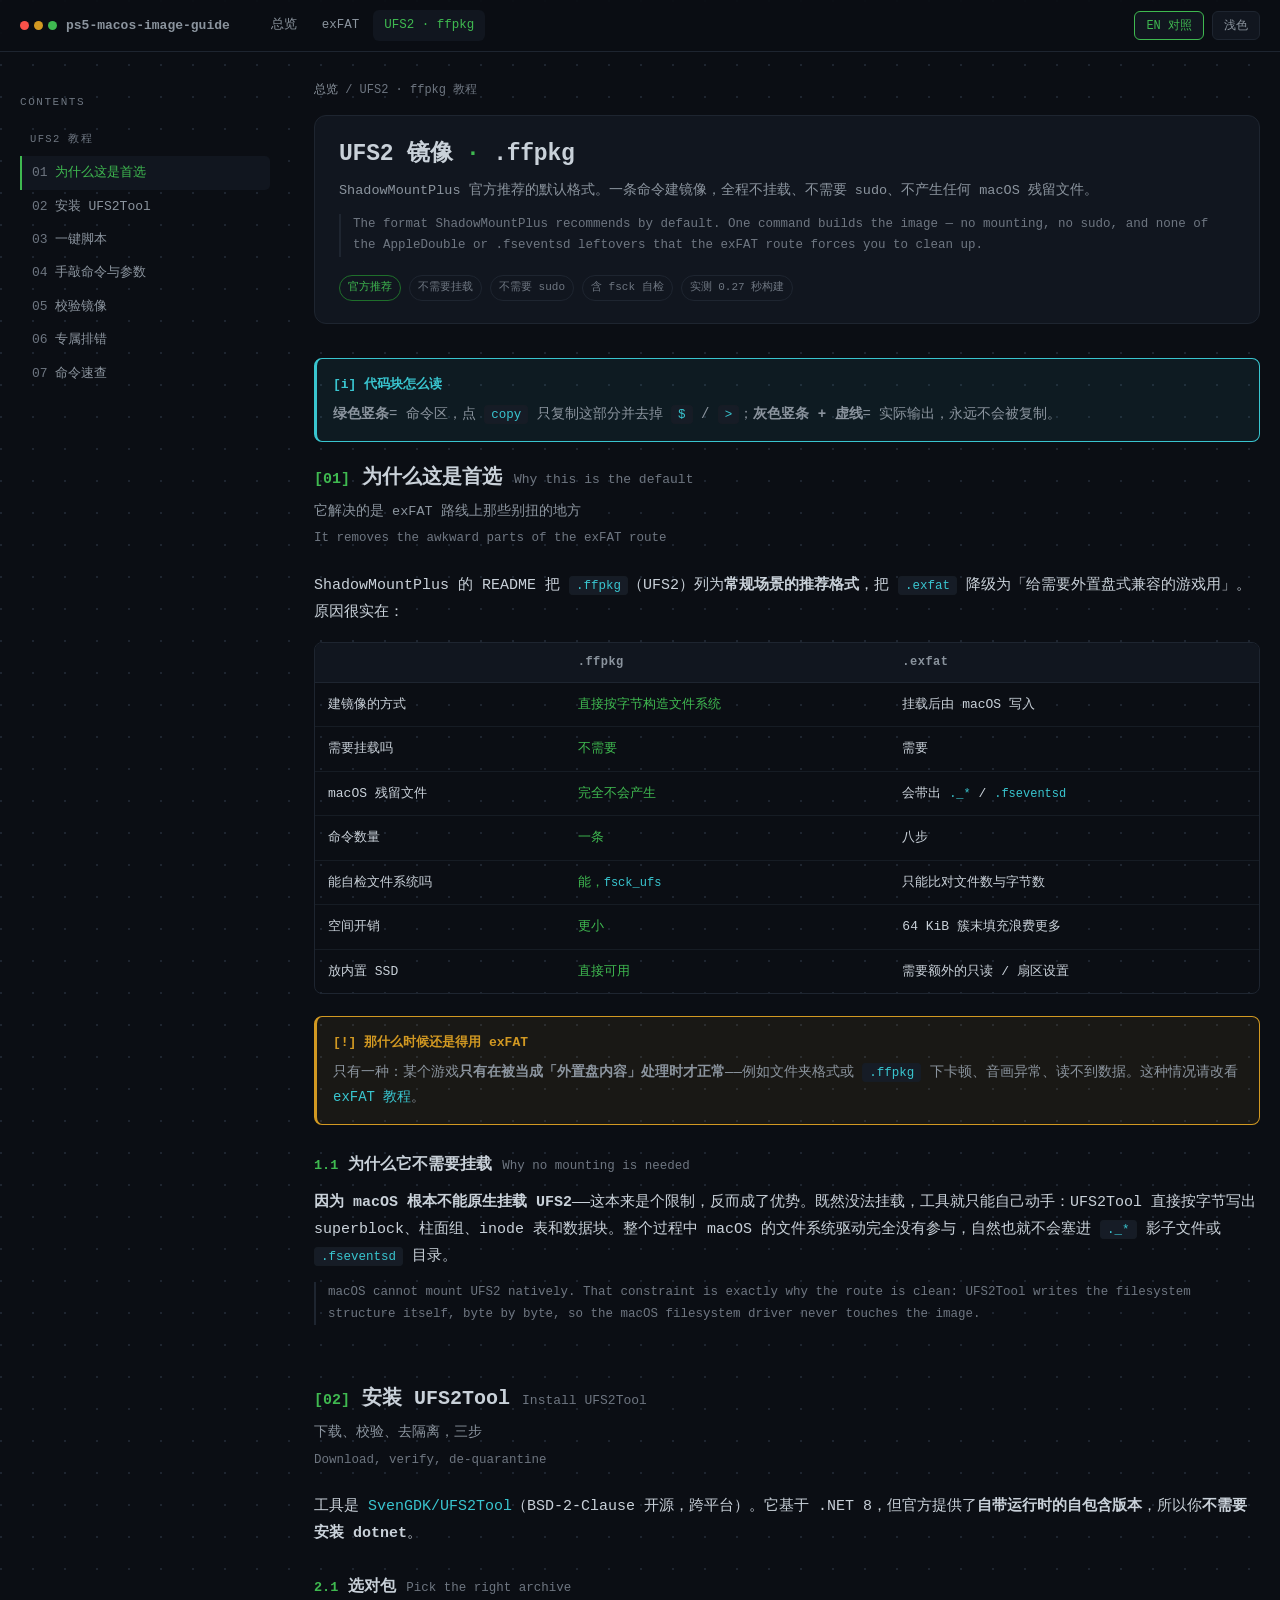
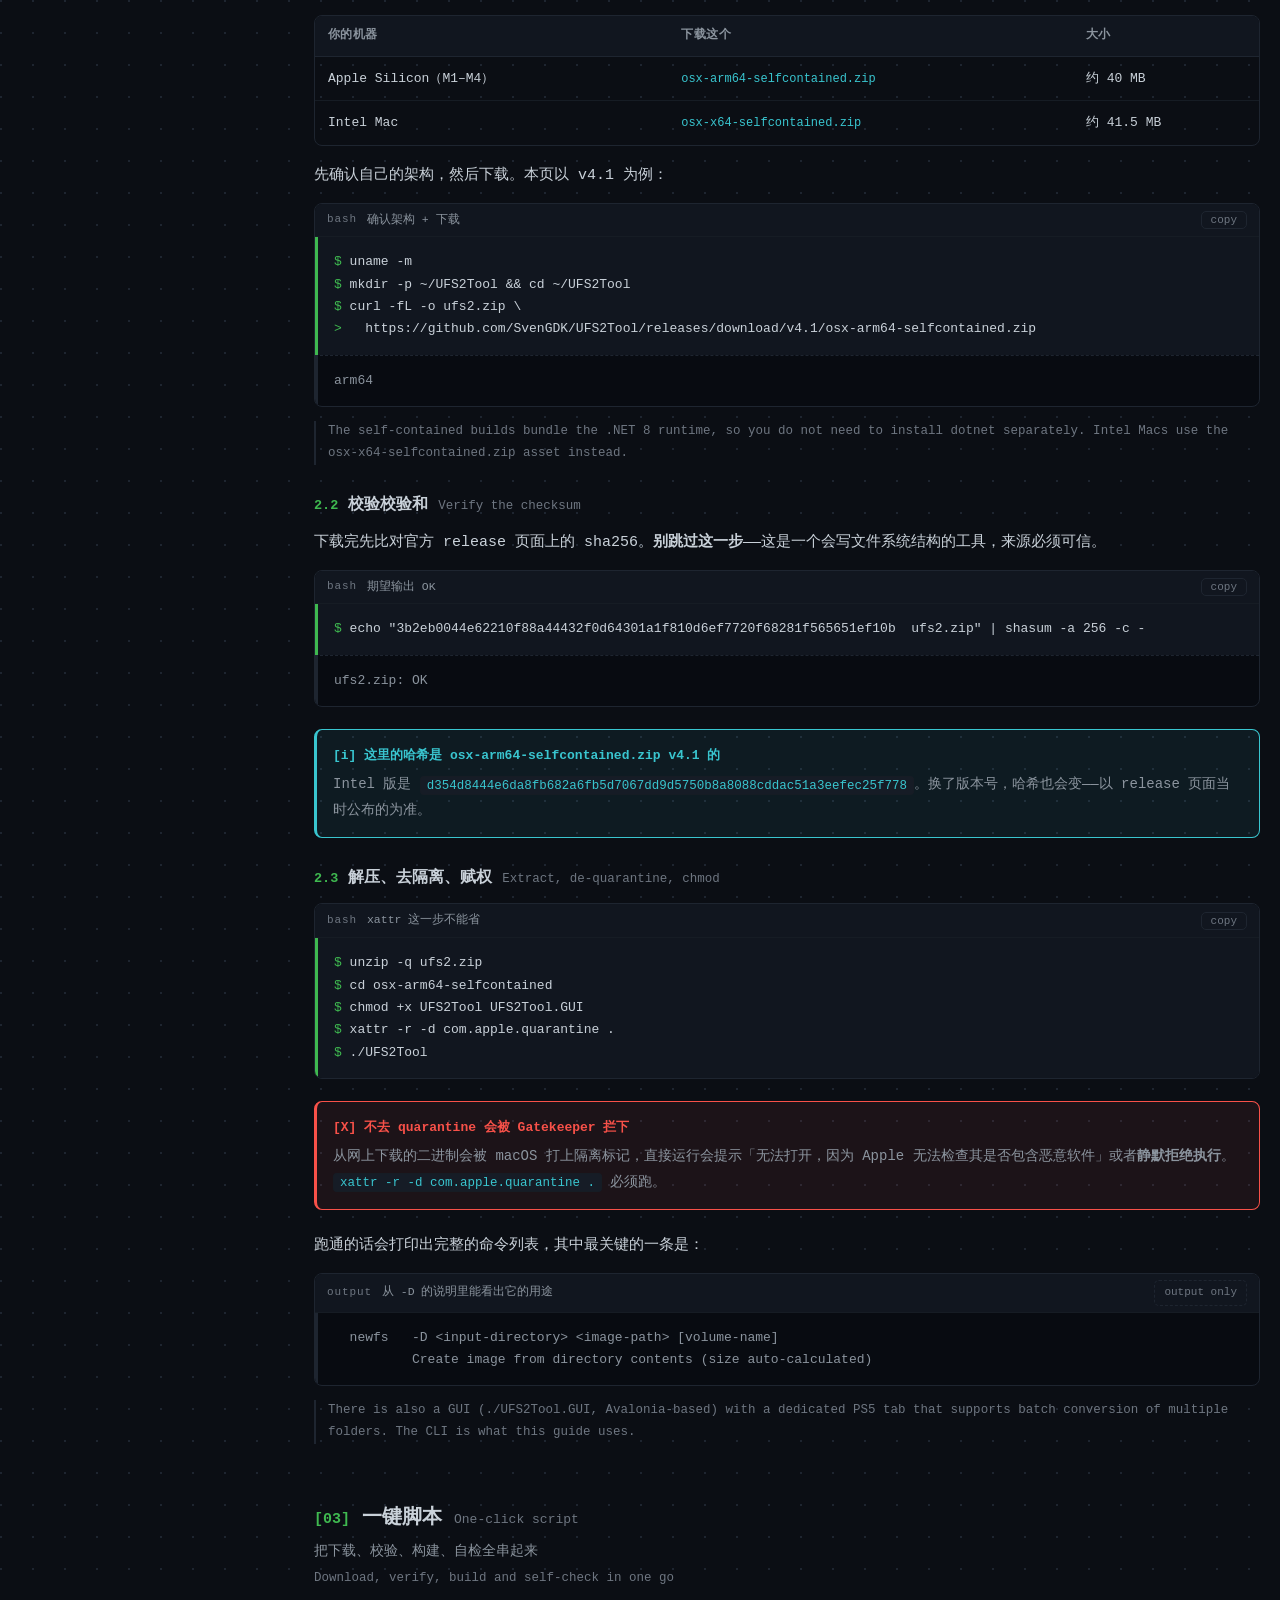
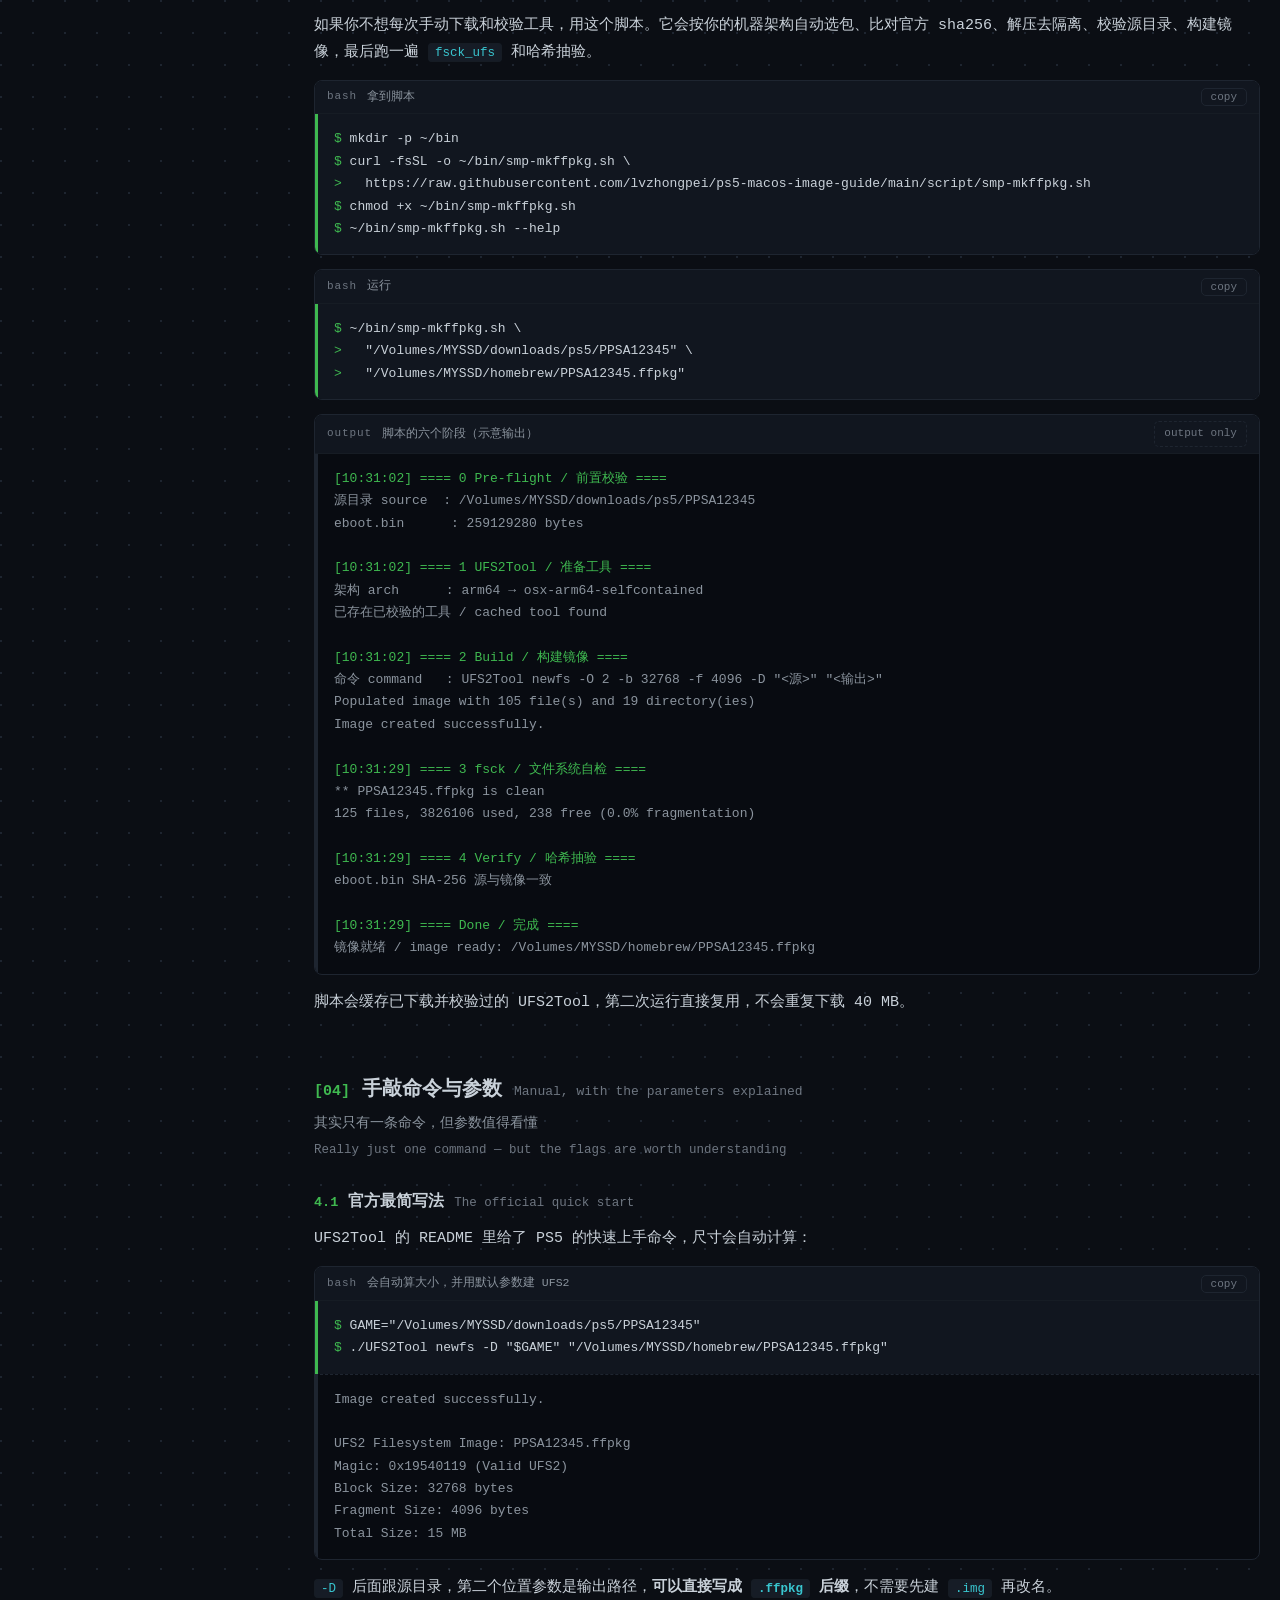
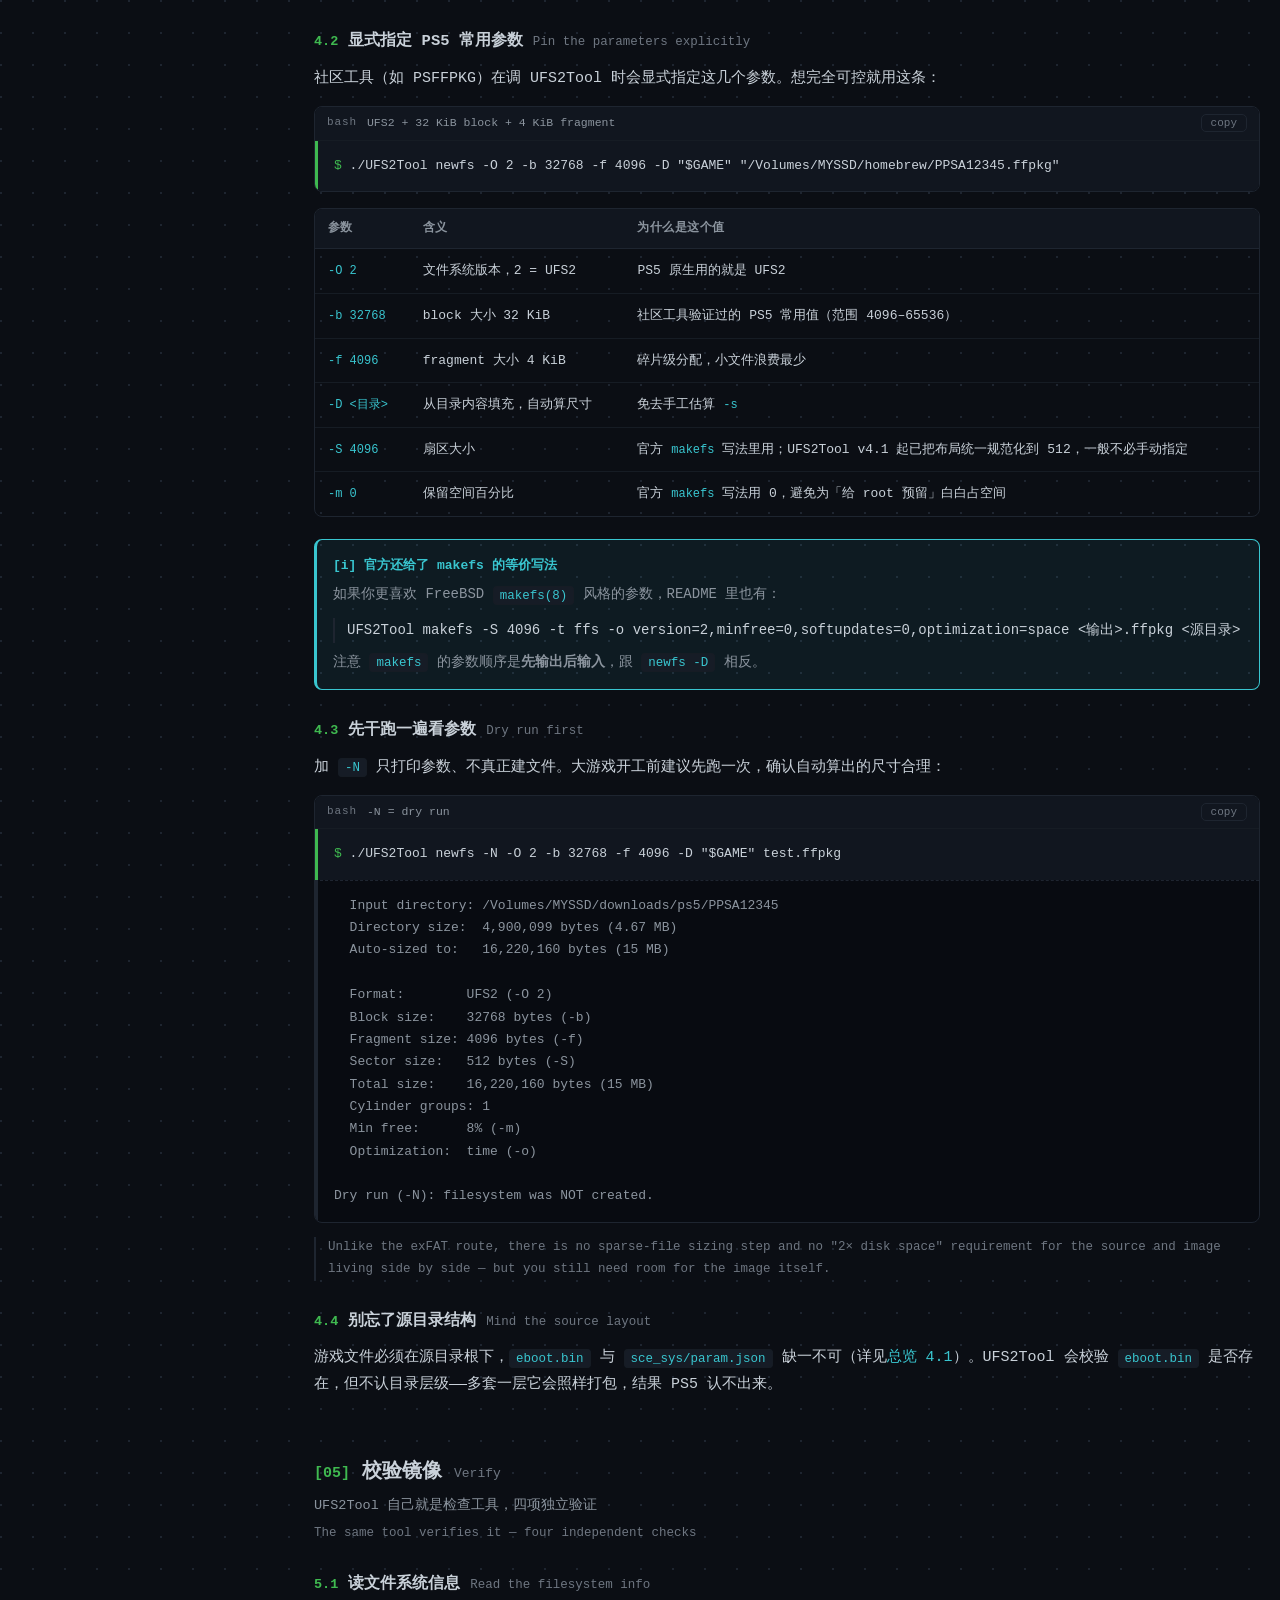
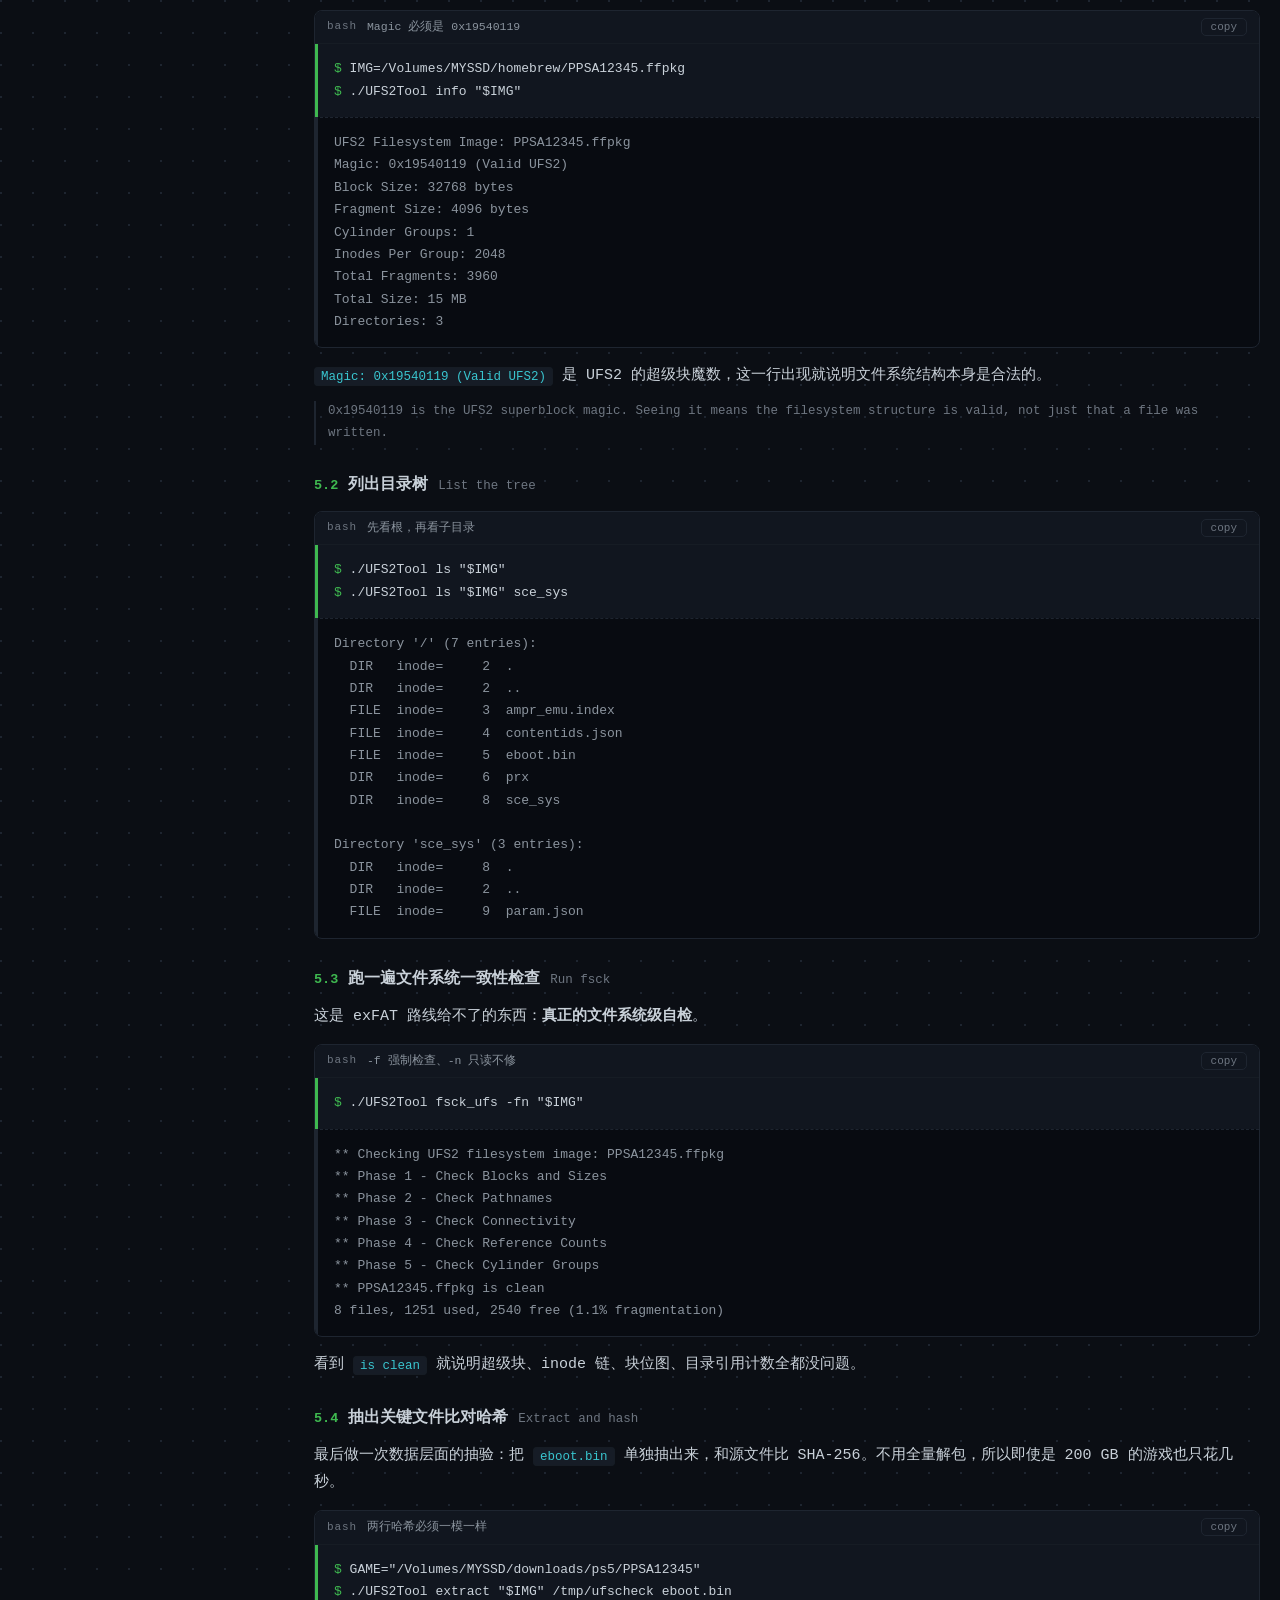
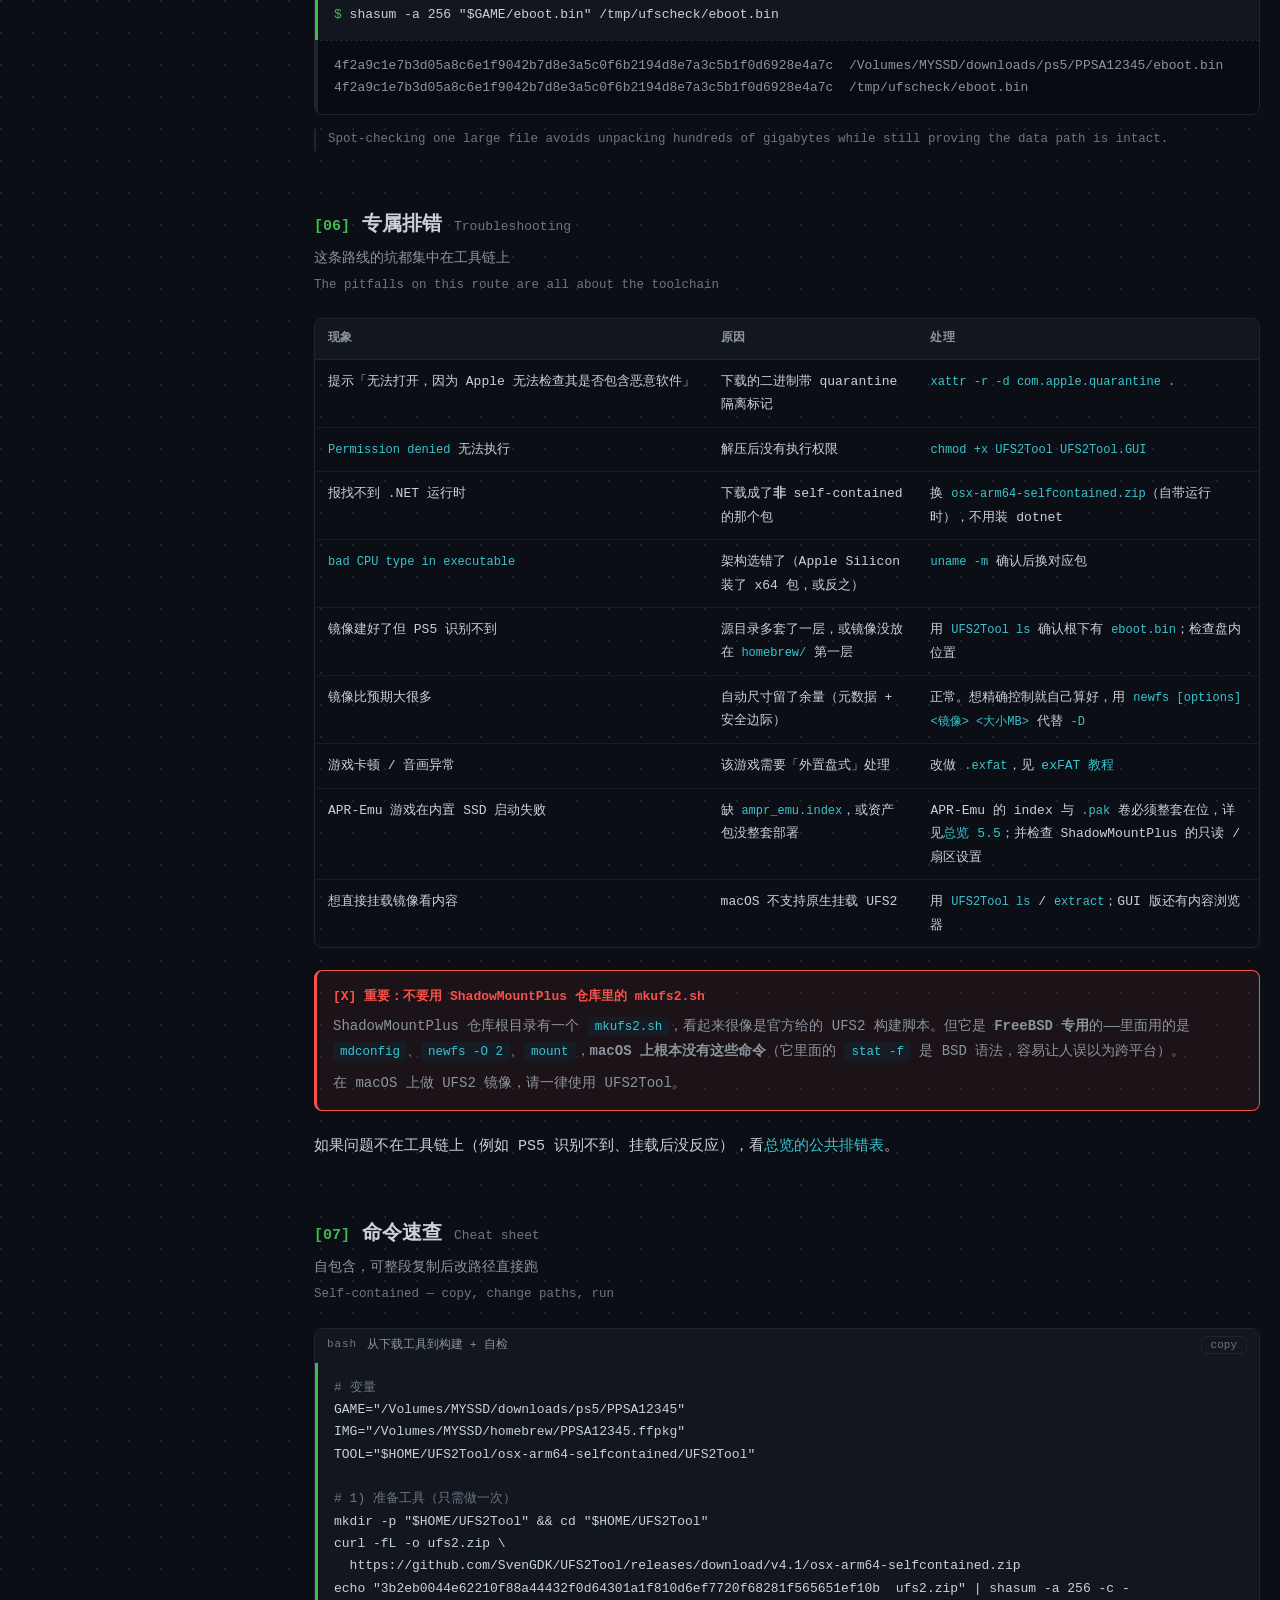
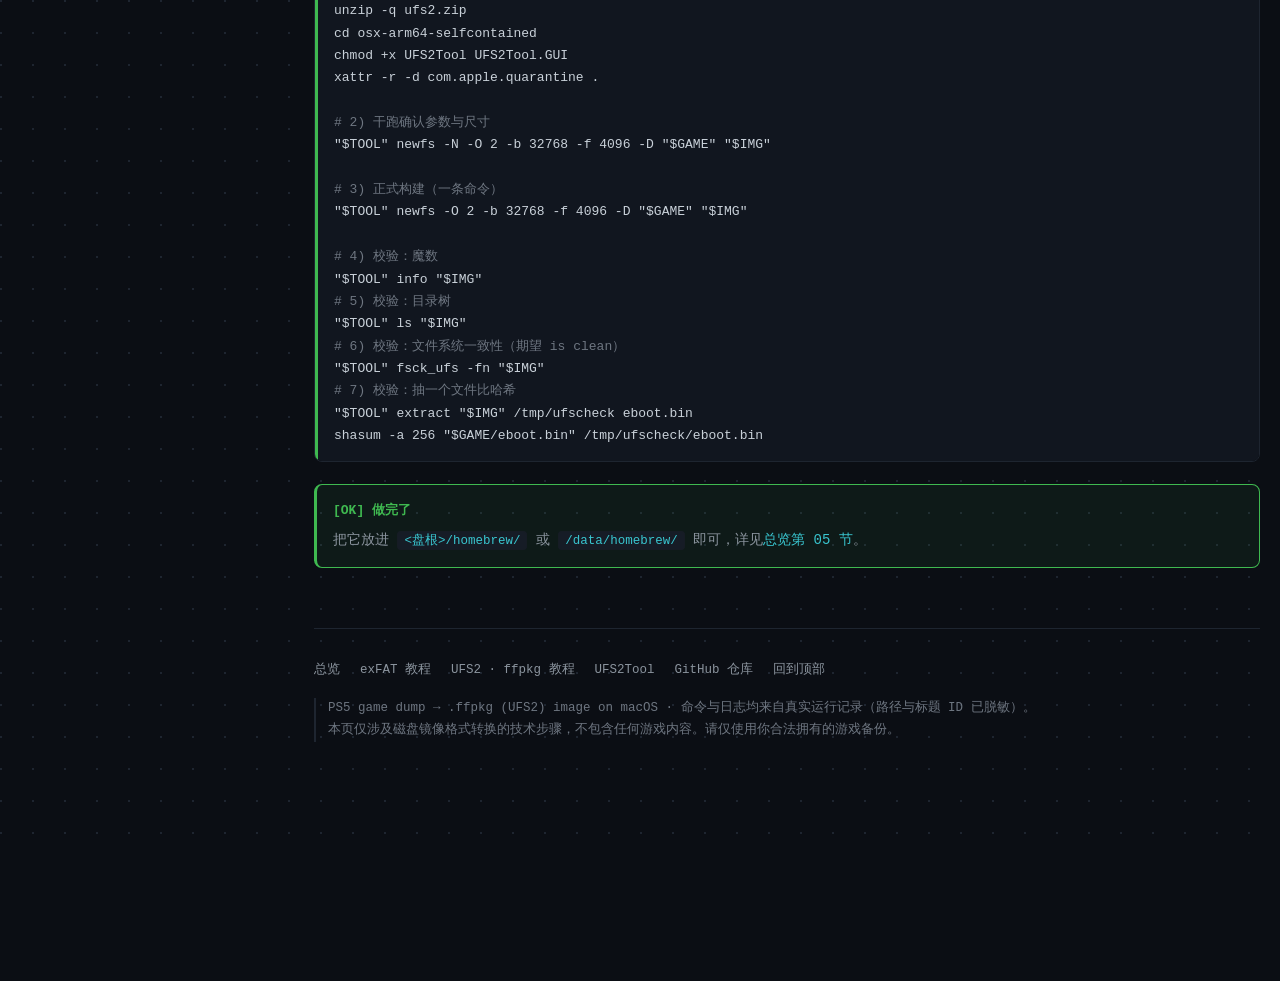
<file: ffpkg.html>
<!DOCTYPE html>
<html lang="zh-CN">
<head>
<meta charset="UTF-8">
<meta name="viewport" content="width=device-width, initial-scale=1">
<title>UFS2 镜像完整教程 · macOS 制作 PS5 .ffpkg</title>
<meta name="description" content="在 macOS 上用 UFS2Tool 把 PS5 文件夹格式游戏做成 ShadowMountPlus 官方推荐的 .ffpkg（UFS2）镜像：一条命令、无需挂载、含 fsck 自检与故障排查。">
<link rel="stylesheet" href="assets/style.css">
</head>
<body class="show-en">

<div class="top">
  <div class="top-in">
    <div class="brand">
      <span class="dot3"><i></i><i></i><i></i></span>
      <span>ps5-macos-image-guide</span>
    </div>
    <nav class="pnav">
      <a href="index.html">总览</a>
      <a href="exfat.html">exFAT</a>
      <a href="ffpkg.html">UFS2 · ffpkg</a>
    </nav>
    <div class="top-actions">
      <button class="btn menu-btn" id="menuBtn">目录</button>
      <button class="btn on" id="enBtn">EN 对照</button>
      <button class="btn" id="themeBtn">浅色</button>
    </div>
  </div>
</div>

<div class="wrap">
  <nav class="toc" id="toc">
    <div class="toc-title">CONTENTS</div>
    <div class="toc-group">UFS2 教程</div>
    <a href="#why"><span class="num">01</span>为什么这是首选</a>
    <a href="#install"><span class="num">02</span>安装 UFS2Tool</a>
    <a href="#script"><span class="num">03</span>一键脚本</a>
    <a href="#manual"><span class="num">04</span>手敲命令与参数</a>
    <a href="#verify"><span class="num">05</span>校验镜像</a>
    <a href="#trouble"><span class="num">06</span>专属排错</a>
    <a href="#cheat"><span class="num">07</span>命令速查</a>
  </nav>

  <main>
    <div class="crumb"><a href="index.html">总览</a> / UFS2 · ffpkg 教程</div>
    <div class="phead">
      <h1>UFS2 镜像 <span class="arrow">·</span> <code>.ffpkg</code></h1>
      <div class="ps">ShadowMountPlus 官方推荐的默认格式。一条命令建镜像，全程不挂载、不需要 sudo、不产生任何 macOS 残留文件。</div>
      <div class="en-block">The format ShadowMountPlus recommends by default. One command builds the image — no mounting, no sudo, and none of the AppleDouble or <code>.fseventsd</code> leftovers that the exFAT route forces you to clean up.</div>
      <div class="pmeta">
        <span class="fchip rec">官方推荐</span>
        <span class="fchip">不需要挂载</span>
        <span class="fchip">不需要 sudo</span>
        <span class="fchip">含 fsck 自检</span>
        <span class="fchip">实测 0.27 秒构建</span>
      </div>
    </div>

    <div class="notice info">
      <div class="nt">[i] 代码块怎么读</div>
      <p><strong>绿色竖条</strong>= 命令区，点 <code class="inl">copy</code> 只复制这部分并去掉 <code class="inl">$</code> / <code class="inl">&gt;</code>；<strong>灰色竖条 + 虚线</strong>= 实际输出，永远不会被复制。</p>
    </div>

    <!-- 01 -->
    <section id="why">
      <h2 class="sec"><span class="num">[01]</span>为什么这是首选 <span class="en-t">Why this is the default</span></h2>
      <div class="sec-sub">它解决的是 exFAT 路线上那些别扭的地方<span class="en">It removes the awkward parts of the exFAT route</span></div>

      <p>ShadowMountPlus 的 README 把 <code class="inl">.ffpkg</code>（UFS2）列为<strong>常规场景的推荐格式</strong>，把 <code class="inl">.exfat</code> 降级为「给需要外置盘式兼容的游戏用」。原因很实在：</p>

      <div class="tw">
        <table>
          <thead><tr><th></th><th><code>.ffpkg</code></th><th><code>.exfat</code></th></tr></thead>
          <tbody>
            <tr><td>建镜像的方式</td><td><span class="yes">直接按字节构造文件系统</span></td><td>挂载后由 macOS 写入</td></tr>
            <tr><td>需要挂载吗</td><td><span class="yes">不需要</span></td><td>需要</td></tr>
            <tr><td>macOS 残留文件</td><td><span class="yes">完全不会产生</span></td><td>会带出 <code>._*</code> / <code>.fseventsd</code></td></tr>
            <tr><td>命令数量</td><td><span class="yes">一条</span></td><td>八步</td></tr>
            <tr><td>能自检文件系统吗</td><td><span class="yes">能，<code>fsck_ufs</code></span></td><td>只能比对文件数与字节数</td></tr>
            <tr><td>空间开销</td><td><span class="yes">更小</span></td><td>64 KiB 簇末填充浪费更多</td></tr>
            <tr><td>放内置 SSD</td><td><span class="yes">直接可用</span></td><td>需要额外的只读 / 扇区设置</td></tr>
          </tbody>
        </table>
      </div>

      <div class="notice">
        <div class="nt">[!] 那什么时候还是得用 exFAT</div>
        <p>只有一种：某个游戏<strong>只有在被当成「外置盘内容」处理时才正常</strong>——例如文件夹格式或 <code class="inl">.ffpkg</code> 下卡顿、音画异常、读不到数据。这种情况请改看 <a href="exfat.html">exFAT 教程</a>。</p>
      </div>

      <h3 class="step"><span class="sn">1.1</span>为什么它不需要挂载 <span class="en-t">Why no mounting is needed</span></h3>
      <p><strong>因为 macOS 根本不能原生挂载 UFS2</strong>——这本来是个限制，反而成了优势。既然没法挂载，工具就只能自己动手：UFS2Tool 直接按字节写出 superblock、柱面组、inode 表和数据块。整个过程中 macOS 的文件系统驱动完全没有参与，自然也就不会塞进 <code class="inl">._*</code> 影子文件或 <code class="inl">.fseventsd</code> 目录。</p>
      <p class="en-block">macOS cannot mount UFS2 natively. That constraint is exactly why the route is clean: UFS2Tool writes the filesystem structure itself, byte by byte, so the macOS filesystem driver never touches the image.</p>
    </section>

    <!-- 02 -->
    <section id="install">
      <h2 class="sec"><span class="num">[02]</span>安装 UFS2Tool <span class="en-t">Install UFS2Tool</span></h2>
      <div class="sec-sub">下载、校验、去隔离，三步<span class="en">Download, verify, de-quarantine</span></div>

      <p>工具是 <a href="https://github.com/SvenGDK/UFS2Tool" target="_blank" rel="noopener">SvenGDK/UFS2Tool</a>（BSD-2-Clause 开源，跨平台）。它基于 .NET 8，但官方提供了<strong>自带运行时的自包含版本</strong>，所以你<strong>不需要安装 dotnet</strong>。</p>

      <h3 class="step"><span class="sn">2.1</span>选对包 <span class="en-t">Pick the right archive</span></h3>
      <div class="tw">
        <table>
          <thead><tr><th>你的机器</th><th>下载这个</th><th>大小</th></tr></thead>
          <tbody>
            <tr><td>Apple Silicon（M1–M4）</td><td><code>osx-arm64-selfcontained.zip</code></td><td>约 40 MB</td></tr>
            <tr><td>Intel Mac</td><td><code>osx-x64-selfcontained.zip</code></td><td>约 41.5 MB</td></tr>
          </tbody>
        </table>
      </div>
      <p>先确认自己的架构，然后下载。本页以 v4.1 为例：</p>
      <div class="code">
        <div class="code-head"><span class="lang">bash</span><span class="cap">确认架构 + 下载</span><button class="copy">copy</button></div>
<pre class="cmd"><code><span class="prompt">$</span> uname -m
<span class="prompt">$</span> mkdir -p ~/UFS2Tool &amp;&amp; cd ~/UFS2Tool
<span class="prompt">$</span> curl -fL -o ufs2.zip \
<span class="prompt">&gt;</span>   https://github.com/SvenGDK/UFS2Tool/releases/download/v4.1/osx-arm64-selfcontained.zip</code></pre>
<pre class="outp"><code><span class="out">arm64</span></code></pre>
      </div>
      <p class="en-block">The self-contained builds bundle the .NET 8 runtime, so you do not need to install dotnet separately. Intel Macs use the <code>osx-x64-selfcontained.zip</code> asset instead.</p>

      <h3 class="step"><span class="sn">2.2</span>校验校验和 <span class="en-t">Verify the checksum</span></h3>
      <p>下载完先比对官方 release 页面上的 sha256。<strong>别跳过这一步</strong>——这是一个会写文件系统结构的工具，来源必须可信。</p>
      <div class="code">
        <div class="code-head"><span class="lang">bash</span><span class="cap">期望输出 OK</span><button class="copy">copy</button></div>
<pre class="cmd"><code><span class="prompt">$</span> echo "3b2eb0044e62210f88a44432f0d64301a1f810d6ef7720f68281f565651ef10b  ufs2.zip" | shasum -a 256 -c -</code></pre>
<pre class="outp"><code><span class="out">ufs2.zip: OK</span></code></pre>
      </div>
      <div class="notice info">
        <div class="nt">[i] 这里的哈希是 osx-arm64-selfcontained.zip v4.1 的</div>
        <p>Intel 版是 <code class="inl">d354d8444e6da8fb682a6fb5d7067dd9d5750b8a8088cddac51a3eefec25f778</code>。换了版本号，哈希也会变——以 release 页面当时公布的为准。</p>
      </div>

      <h3 class="step"><span class="sn">2.3</span>解压、去隔离、赋权 <span class="en-t">Extract, de-quarantine, chmod</span></h3>
      <div class="code">
        <div class="code-head"><span class="lang">bash</span><span class="cap">xattr 这一步不能省</span><button class="copy">copy</button></div>
<pre class="cmd"><code><span class="prompt">$</span> unzip -q ufs2.zip
<span class="prompt">$</span> cd osx-arm64-selfcontained
<span class="prompt">$</span> chmod +x UFS2Tool UFS2Tool.GUI
<span class="prompt">$</span> xattr -r -d com.apple.quarantine .
<span class="prompt">$</span> ./UFS2Tool</code></pre>
      </div>
      <div class="notice danger">
        <div class="nt">[X] 不去 quarantine 会被 Gatekeeper 拦下</div>
        <p>从网上下载的二进制会被 macOS 打上隔离标记，直接运行会提示「无法打开，因为 Apple 无法检查其是否包含恶意软件」或者<strong>静默拒绝执行</strong>。<code class="inl">xattr -r -d com.apple.quarantine .</code> 必须跑。</p>
      </div>
      <p>跑通的话会打印出完整的命令列表，其中最关键的一条是：</p>
      <div class="code">
        <div class="code-head"><span class="lang">output</span><span class="cap">从 -D 的说明里能看出它的用途</span><span class="ro">output only</span></div>
<pre class="outp"><code><span class="out">  newfs   -D &lt;input-directory&gt; &lt;image-path&gt; [volume-name]
          Create image from directory contents (size auto-calculated)</span></code></pre>
      </div>
      <p class="en-block">There is also a GUI (<code>./UFS2Tool.GUI</code>, Avalonia-based) with a dedicated PS5 tab that supports batch conversion of multiple folders. The CLI is what this guide uses.</p>
    </section>

    <!-- 03 -->
    <section id="script">
      <h2 class="sec"><span class="num">[03]</span>一键脚本 <span class="en-t">One-click script</span></h2>
      <div class="sec-sub">把下载、校验、构建、自检全串起来<span class="en">Download, verify, build and self-check in one go</span></div>

      <p>如果你不想每次手动下载和校验工具，用这个脚本。它会按你的机器架构自动选包、比对官方 sha256、解压去隔离、校验源目录、构建镜像，最后跑一遍 <code class="inl">fsck_ufs</code> 和哈希抽验。</p>

      <div class="code">
        <div class="code-head"><span class="lang">bash</span><span class="cap">拿到脚本</span><button class="copy">copy</button></div>
<pre class="cmd"><code><span class="prompt">$</span> mkdir -p ~/bin
<span class="prompt">$</span> curl -fsSL -o ~/bin/smp-mkffpkg.sh \
<span class="prompt">&gt;</span>   https://raw.githubusercontent.com/lvzhongpei/ps5-macos-image-guide/main/script/smp-mkffpkg.sh
<span class="prompt">$</span> chmod +x ~/bin/smp-mkffpkg.sh
<span class="prompt">$</span> ~/bin/smp-mkffpkg.sh --help</code></pre>
      </div>

      <div class="code">
        <div class="code-head"><span class="lang">bash</span><span class="cap">运行</span><button class="copy">copy</button></div>
<pre class="cmd"><code><span class="prompt">$</span> ~/bin/smp-mkffpkg.sh \
<span class="prompt">&gt;</span>   "/Volumes/MYSSD/downloads/ps5/PPSA12345" \
<span class="prompt">&gt;</span>   "/Volumes/MYSSD/homebrew/PPSA12345.ffpkg"</code></pre>
      </div>

      <div class="code">
        <div class="code-head"><span class="lang">output</span><span class="cap">脚本的六个阶段（示意输出）</span><span class="ro">output only</span></div>
<pre class="outp"><code><span class="okc">[10:31:02] ==== 0 Pre-flight / 前置校验 ====</span>
源目录 source  : /Volumes/MYSSD/downloads/ps5/PPSA12345
eboot.bin      : 259129280 bytes

<span class="okc">[10:31:02] ==== 1 UFS2Tool / 准备工具 ====</span>
架构 arch      : arm64 → osx-arm64-selfcontained
已存在已校验的工具 / cached tool found

<span class="okc">[10:31:02] ==== 2 Build / 构建镜像 ====</span>
命令 command   : UFS2Tool newfs -O 2 -b 32768 -f 4096 -D "&lt;源&gt;" "&lt;输出&gt;"
<span class="out">Populated image with 105 file(s) and 19 directory(ies)</span>
Image created successfully.

<span class="okc">[10:31:29] ==== 3 fsck / 文件系统自检 ====</span>
** PPSA12345.ffpkg is clean
125 files, 3826106 used, 238 free (0.0% fragmentation)

<span class="okc">[10:31:29] ==== 4 Verify / 哈希抽验 ====</span>
eboot.bin SHA-256 源与镜像一致

<span class="okc">[10:31:29] ==== Done / 完成 ====</span>
镜像就绪 / image ready: /Volumes/MYSSD/homebrew/PPSA12345.ffpkg</code></pre>
      </div>

      <p>脚本会缓存已下载并校验过的 UFS2Tool，第二次运行直接复用，不会重复下载 40 MB。</p>
    </section>

    <!-- 04 -->
    <section id="manual">
      <h2 class="sec"><span class="num">[04]</span>手敲命令与参数 <span class="en-t">Manual, with the parameters explained</span></h2>
      <div class="sec-sub">其实只有一条命令，但参数值得看懂<span class="en">Really just one command — but the flags are worth understanding</span></div>

      <h3 class="step"><span class="sn">4.1</span>官方最简写法 <span class="en-t">The official quick start</span></h3>
      <p>UFS2Tool 的 README 里给了 PS5 的快速上手命令，尺寸会自动计算：</p>
      <div class="code">
        <div class="code-head"><span class="lang">bash</span><span class="cap">会自动算大小，并用默认参数建 UFS2</span><button class="copy">copy</button></div>
<pre class="cmd"><code><span class="prompt">$</span> GAME="/Volumes/MYSSD/downloads/ps5/PPSA12345"
<span class="prompt">$</span> ./UFS2Tool newfs -D "$GAME" "/Volumes/MYSSD/homebrew/PPSA12345.ffpkg"</code></pre>
<pre class="outp"><code><span class="out">Image created successfully.

UFS2 Filesystem Image: PPSA12345.ffpkg
Magic: 0x19540119 (Valid UFS2)
Block Size: 32768 bytes
Fragment Size: 4096 bytes
Total Size: 15 MB</span></code></pre>
      </div>
      <p><code class="inl">-D</code> 后面跟源目录，第二个位置参数是输出路径，<strong>可以直接写成 <code class="inl">.ffpkg</code> 后缀</strong>，不需要先建 <code class="inl">.img</code> 再改名。</p>

      <h3 class="step"><span class="sn">4.2</span>显式指定 PS5 常用参数 <span class="en-t">Pin the parameters explicitly</span></h3>
      <p>社区工具（如 PSFFPKG）在调 UFS2Tool 时会显式指定这几个参数。想完全可控就用这条：</p>
      <div class="code">
        <div class="code-head"><span class="lang">bash</span><span class="cap">UFS2 + 32 KiB block + 4 KiB fragment</span><button class="copy">copy</button></div>
<pre class="cmd"><code><span class="prompt">$</span> ./UFS2Tool newfs -O 2 -b 32768 -f 4096 -D "$GAME" "/Volumes/MYSSD/homebrew/PPSA12345.ffpkg"</code></pre>
      </div>
      <div class="tw">
        <table>
          <thead><tr><th>参数</th><th>含义</th><th>为什么是这个值</th></tr></thead>
          <tbody>
            <tr><td><code>-O 2</code></td><td>文件系统版本，2 = UFS2</td><td>PS5 原生用的就是 UFS2</td></tr>
            <tr><td><code>-b 32768</code></td><td>block 大小 32 KiB</td><td>社区工具验证过的 PS5 常用值（范围 4096–65536）</td></tr>
            <tr><td><code>-f 4096</code></td><td>fragment 大小 4 KiB</td><td>碎片级分配，小文件浪费最少</td></tr>
            <tr><td><code>-D &lt;目录&gt;</code></td><td>从目录内容填充，自动算尺寸</td><td>免去手工估算 <code>-s</code></td></tr>
            <tr><td><code>-S 4096</code></td><td>扇区大小</td><td>官方 <code>makefs</code> 写法里用；UFS2Tool v4.1 起已把布局统一规范化到 512，一般不必手动指定</td></tr>
            <tr><td><code>-m 0</code></td><td>保留空间百分比</td><td>官方 <code>makefs</code> 写法用 0，避免为「给 root 预留」白白占空间</td></tr>
          </tbody>
        </table>
      </div>
      <div class="notice info">
        <div class="nt">[i] 官方还给了 makefs 的等价写法</div>
        <p>如果你更喜欢 FreeBSD <code class="inl">makefs(8)</code> 风格的参数，README 里也有：</p>
        <p style="color:var(--text);border-left:2px solid var(--border);padding-left:12px;margin-top:10px">UFS2Tool makefs -S 4096 -t ffs -o version=2,minfree=0,softupdates=0,optimization=space &lt;输出&gt;.ffpkg &lt;源目录&gt;</p>
        <p>注意 <code class="inl">makefs</code> 的参数顺序是<strong>先输出后输入</strong>，跟 <code class="inl">newfs -D</code> 相反。</p>
      </div>

      <h3 class="step"><span class="sn">4.3</span>先干跑一遍看参数 <span class="en-t">Dry run first</span></h3>
      <p>加 <code class="inl">-N</code> 只打印参数、不真正建文件。大游戏开工前建议先跑一次，确认自动算出的尺寸合理：</p>
      <div class="code">
        <div class="code-head"><span class="lang">bash</span><span class="cap">-N = dry run</span><button class="copy">copy</button></div>
<pre class="cmd"><code><span class="prompt">$</span> ./UFS2Tool newfs -N -O 2 -b 32768 -f 4096 -D "$GAME" test.ffpkg</code></pre>
<pre class="outp"><code><span class="out">  Input directory: /Volumes/MYSSD/downloads/ps5/PPSA12345
  Directory size:  4,900,099 bytes (4.67 MB)
  Auto-sized to:   16,220,160 bytes (15 MB)

  Format:        UFS2 (-O 2)
  Block size:    32768 bytes (-b)
  Fragment size: 4096 bytes (-f)
  Sector size:   512 bytes (-S)
  Total size:    16,220,160 bytes (15 MB)
  Cylinder groups: 1
  Min free:      8% (-m)
  Optimization:  time (-o)

Dry run (-N): filesystem was NOT created.</span></code></pre>
      </div>
      <p class="en-block">Unlike the exFAT route, there is no sparse-file sizing step and no "2× disk space" requirement for the source and image living side by side — but you still need room for the image itself.</p>

      <h3 class="step"><span class="sn">4.4</span>别忘了源目录结构 <span class="en-t">Mind the source layout</span></h3>
      <p>游戏文件必须在源目录根下，<code class="inl">eboot.bin</code> 与 <code class="inl">sce_sys/param.json</code> 缺一不可（详见<a href="index.html#before">总览 4.1</a>）。UFS2Tool 会校验 <code class="inl">eboot.bin</code> 是否存在，但不认目录层级——多套一层它会照样打包，结果 PS5 认不出来。</p>
    </section>

    <!-- 05 -->
    <section id="verify">
      <h2 class="sec"><span class="num">[05]</span>校验镜像 <span class="en-t">Verify</span></h2>
      <div class="sec-sub">UFS2Tool 自己就是检查工具，四项独立验证<span class="en">The same tool verifies it — four independent checks</span></div>

      <h3 class="step"><span class="sn">5.1</span>读文件系统信息 <span class="en-t">Read the filesystem info</span></h3>
      <div class="code">
        <div class="code-head"><span class="lang">bash</span><span class="cap">Magic 必须是 0x19540119</span><button class="copy">copy</button></div>
<pre class="cmd"><code><span class="prompt">$</span> IMG=/Volumes/MYSSD/homebrew/PPSA12345.ffpkg
<span class="prompt">$</span> ./UFS2Tool info "$IMG"</code></pre>
<pre class="outp"><code><span class="out">UFS2 Filesystem Image: PPSA12345.ffpkg
Magic: 0x19540119 (Valid UFS2)
Block Size: 32768 bytes
Fragment Size: 4096 bytes
Cylinder Groups: 1
Inodes Per Group: 2048
Total Fragments: 3960
Total Size: 15 MB
Directories: 3</span></code></pre>
      </div>
      <p><code class="inl">Magic: 0x19540119 (Valid UFS2)</code> 是 UFS2 的超级块魔数，这一行出现就说明文件系统结构本身是合法的。</p>
      <p class="en-block"><code>0x19540119</code> is the UFS2 superblock magic. Seeing it means the filesystem structure is valid, not just that a file was written.</p>

      <h3 class="step"><span class="sn">5.2</span>列出目录树 <span class="en-t">List the tree</span></h3>
      <div class="code">
        <div class="code-head"><span class="lang">bash</span><span class="cap">先看根，再看子目录</span><button class="copy">copy</button></div>
<pre class="cmd"><code><span class="prompt">$</span> ./UFS2Tool ls "$IMG"
<span class="prompt">$</span> ./UFS2Tool ls "$IMG" sce_sys</code></pre>
<pre class="outp"><code><span class="out">Directory '/' (7 entries):
  DIR   inode=     2  .
  DIR   inode=     2  ..
  FILE  inode=     3  ampr_emu.index
  FILE  inode=     4  contentids.json
  FILE  inode=     5  eboot.bin
  DIR   inode=     6  prx
  DIR   inode=     8  sce_sys

Directory 'sce_sys' (3 entries):
  DIR   inode=     8  .
  DIR   inode=     2  ..
  FILE  inode=     9  param.json</span></code></pre>
      </div>

      <h3 class="step"><span class="sn">5.3</span>跑一遍文件系统一致性检查 <span class="en-t">Run fsck</span></h3>
      <p>这是 exFAT 路线给不了的东西：<strong>真正的文件系统级自检</strong>。</p>
      <div class="code">
        <div class="code-head"><span class="lang">bash</span><span class="cap">-f 强制检查、-n 只读不修</span><button class="copy">copy</button></div>
<pre class="cmd"><code><span class="prompt">$</span> ./UFS2Tool fsck_ufs -fn "$IMG"</code></pre>
<pre class="outp"><code><span class="out">** Checking UFS2 filesystem image: PPSA12345.ffpkg
** Phase 1 - Check Blocks and Sizes
** Phase 2 - Check Pathnames
** Phase 3 - Check Connectivity
** Phase 4 - Check Reference Counts
** Phase 5 - Check Cylinder Groups
** PPSA12345.ffpkg is clean
8 files, 1251 used, 2540 free (1.1% fragmentation)</span></code></pre>
      </div>
      <p>看到 <code class="inl">is clean</code> 就说明超级块、inode 链、块位图、目录引用计数全都没问题。</p>

      <h3 class="step"><span class="sn">5.4</span>抽出关键文件比对哈希 <span class="en-t">Extract and hash</span></h3>
      <p>最后做一次数据层面的抽验：把 <code class="inl">eboot.bin</code> 单独抽出来，和源文件比 SHA-256。不用全量解包，所以即使是 200 GB 的游戏也只花几秒。</p>
      <div class="code">
        <div class="code-head"><span class="lang">bash</span><span class="cap">两行哈希必须一模一样</span><button class="copy">copy</button></div>
<pre class="cmd"><code><span class="prompt">$</span> GAME="/Volumes/MYSSD/downloads/ps5/PPSA12345"
<span class="prompt">$</span> ./UFS2Tool extract "$IMG" /tmp/ufscheck eboot.bin
<span class="prompt">$</span> shasum -a 256 "$GAME/eboot.bin" /tmp/ufscheck/eboot.bin</code></pre>
<pre class="outp"><code><span class="out">4f2a9c1e7b3d05a8c6e1f9042b7d8e3a5c0f6b2194d8e7a3c5b1f0d6928e4a7c  /Volumes/MYSSD/downloads/ps5/PPSA12345/eboot.bin
4f2a9c1e7b3d05a8c6e1f9042b7d8e3a5c0f6b2194d8e7a3c5b1f0d6928e4a7c  /tmp/ufscheck/eboot.bin</span></code></pre>
      </div>
      <p class="en-block">Spot-checking one large file avoids unpacking hundreds of gigabytes while still proving the data path is intact.</p>
    </section>

    <!-- 06 -->
    <section id="trouble">
      <h2 class="sec"><span class="num">[06]</span>专属排错 <span class="en-t">Troubleshooting</span></h2>
      <div class="sec-sub">这条路线的坑都集中在工具链上<span class="en">The pitfalls on this route are all about the toolchain</span></div>

      <div class="tw">
        <table>
          <thead><tr><th>现象</th><th>原因</th><th>处理</th></tr></thead>
          <tbody>
            <tr>
              <td>提示「无法打开，因为 Apple 无法检查其是否包含恶意软件」</td>
              <td>下载的二进制带 quarantine 隔离标记</td>
              <td><code>xattr -r -d com.apple.quarantine .</code></td>
            </tr>
            <tr>
              <td><code>Permission denied</code> 无法执行</td>
              <td>解压后没有执行权限</td>
              <td><code>chmod +x UFS2Tool UFS2Tool.GUI</code></td>
            </tr>
            <tr>
              <td>报找不到 .NET 运行时</td>
              <td>下载成了<strong>非</strong> self-contained 的那个包</td>
              <td>换 <code>osx-arm64-selfcontained.zip</code>（自带运行时），不用装 dotnet</td>
            </tr>
            <tr>
              <td><code>bad CPU type in executable</code></td>
              <td>架构选错了（Apple Silicon 装了 x64 包，或反之）</td>
              <td><code>uname -m</code> 确认后换对应包</td>
            </tr>
            <tr>
              <td>镜像建好了但 PS5 识别不到</td>
              <td>源目录多套了一层，或镜像没放在 <code>homebrew/</code> 第一层</td>
              <td>用 <code>UFS2Tool ls</code> 确认根下有 <code>eboot.bin</code>；检查盘内位置</td>
            </tr>
            <tr>
              <td>镜像比预期大很多</td>
              <td>自动尺寸留了余量（元数据 + 安全边际）</td>
              <td>正常。想精确控制就自己算好，用 <code>newfs [options] &lt;镜像&gt; &lt;大小MB&gt;</code> 代替 <code>-D</code></td>
            </tr>
            <tr>
              <td>游戏卡顿 / 音画异常</td>
              <td>该游戏需要「外置盘式」处理</td>
              <td>改做 <code>.exfat</code>，见 <a href="exfat.html">exFAT 教程</a></td>
            </tr>
            <tr>
              <td>APR-Emu 游戏在内置 SSD 启动失败</td>
              <td>缺 <code>ampr_emu.index</code>，或资产包没整套部署</td>
              <td>APR-Emu 的 index 与 <code>.pak</code> 卷必须整套在位，详见<a href="index.html#deploy">总览 5.5</a>；并检查 ShadowMountPlus 的只读 / 扇区设置</td>
            </tr>
            <tr>
              <td>想直接挂载镜像看内容</td>
              <td>macOS 不支持原生挂载 UFS2</td>
              <td>用 <code>UFS2Tool ls</code> / <code>extract</code>；GUI 版还有内容浏览器</td>
            </tr>
          </tbody>
        </table>
      </div>

      <div class="notice danger">
        <div class="nt">[X] 重要：不要用 ShadowMountPlus 仓库里的 <code>mkufs2.sh</code></div>
        <p>ShadowMountPlus 仓库根目录有一个 <code class="inl">mkufs2.sh</code>，看起来很像是官方给的 UFS2 构建脚本。但它是 <strong>FreeBSD 专用</strong>的——里面用的是 <code class="inl">mdconfig</code>、<code class="inl">newfs -O 2</code>、<code class="inl">mount</code>，<strong>macOS 上根本没有这些命令</strong>（它里面的 <code class="inl">stat -f</code> 是 BSD 语法，容易让人误以为跨平台）。</p>
        <p>在 macOS 上做 UFS2 镜像，请一律使用 UFS2Tool。</p>
      </div>

      <p>如果问题不在工具链上（例如 PS5 识别不到、挂载后没反应），看<a href="index.html#trouble">总览的公共排错表</a>。</p>
    </section>

    <!-- 07 -->
    <section id="cheat">
      <h2 class="sec"><span class="num">[07]</span>命令速查 <span class="en-t">Cheat sheet</span></h2>
      <div class="sec-sub">自包含，可整段复制后改路径直接跑<span class="en">Self-contained — copy, change paths, run</span></div>

      <div class="code">
        <div class="code-head"><span class="lang">bash</span><span class="cap">从下载工具到构建 + 自检</span><button class="copy">copy</button></div>
<pre class="cmd"><code><span class="cmt"># 变量</span>
GAME="/Volumes/MYSSD/downloads/ps5/PPSA12345"
IMG="/Volumes/MYSSD/homebrew/PPSA12345.ffpkg"
TOOL="$HOME/UFS2Tool/osx-arm64-selfcontained/UFS2Tool"

<span class="cmt"># 1) 准备工具（只需做一次）</span>
mkdir -p "$HOME/UFS2Tool" &amp;&amp; cd "$HOME/UFS2Tool"
curl -fL -o ufs2.zip \
  https://github.com/SvenGDK/UFS2Tool/releases/download/v4.1/osx-arm64-selfcontained.zip
echo "3b2eb0044e62210f88a44432f0d64301a1f810d6ef7720f68281f565651ef10b  ufs2.zip" | shasum -a 256 -c -
unzip -q ufs2.zip
cd osx-arm64-selfcontained
chmod +x UFS2Tool UFS2Tool.GUI
xattr -r -d com.apple.quarantine .

<span class="cmt"># 2) 干跑确认参数与尺寸</span>
"$TOOL" newfs -N -O 2 -b 32768 -f 4096 -D "$GAME" "$IMG"

<span class="cmt"># 3) 正式构建（一条命令）</span>
"$TOOL" newfs -O 2 -b 32768 -f 4096 -D "$GAME" "$IMG"

<span class="cmt"># 4) 校验：魔数</span>
"$TOOL" info "$IMG"
<span class="cmt"># 5) 校验：目录树</span>
"$TOOL" ls "$IMG"
<span class="cmt"># 6) 校验：文件系统一致性（期望 is clean）</span>
"$TOOL" fsck_ufs -fn "$IMG"
<span class="cmt"># 7) 校验：抽一个文件比哈希</span>
"$TOOL" extract "$IMG" /tmp/ufscheck eboot.bin
shasum -a 256 "$GAME/eboot.bin" /tmp/ufscheck/eboot.bin</code></pre>
      </div>

      <div class="notice ok">
        <div class="nt">[OK] 做完了</div>
        <p>把它放进 <code class="inl">&lt;盘根&gt;/homebrew/</code> 或 <code class="inl">/data/homebrew/</code> 即可，详见<a href="index.html#deploy">总览第 05 节</a>。</p>
      </div>
    </section>

    <footer>
      <div class="flinks">
        <a href="index.html">总览</a>
        <a href="exfat.html">exFAT 教程</a>
        <a href="ffpkg.html">UFS2 · ffpkg 教程</a>
        <a href="https://github.com/SvenGDK/UFS2Tool" target="_blank" rel="noopener">UFS2Tool</a>
        <a href="https://github.com/lvzhongpei/ps5-macos-image-guide" target="_blank" rel="noopener">GitHub 仓库</a>
        <a href="#why">回到顶部</a>
      </div>
      <div class="dis">
        PS5 game dump → <code>.ffpkg</code> (UFS2) image on macOS · 命令与日志均来自真实运行记录（路径与标题 ID 已脱敏）。<br>
        本页仅涉及磁盘镜像格式转换的技术步骤，不包含任何游戏内容。请仅使用你合法拥有的游戏备份。
      </div>
    </footer>
  </main>
</div>

<script src="assets/app.js"></script>
</body>
</html>
</file>
<file: assets/style.css>
:root{
  --bg:#0b0e14; --bg-elev:#11161f; --bg-code:#080b11; --bg-inline:#161c26;
  --border:#1e2530; --border-soft:#161c24;
  --text:#c9d1d9; --text-dim:#8b949e; --text-faint:#6e7681;
  --green:#3fb950; --green-dim:#1f6f2b;
  --cyan:#39c5cf; --amber:#d29922; --red:#f85149; --violet:#a371f7;
  --radius:8px; --mono:ui-monospace,SFMono-Regular,"SF Mono",Menlo,Consolas,"Liberation Mono","PingFang SC","Hiragino Sans GB","Microsoft YaHei",monospace;
}
html[data-theme="light"]{
  --bg:#f6f8fa; --bg-elev:#fff; --bg-code:#eef1f5; --bg-inline:#e6eaef;
  --border:#d0d7de; --border-soft:#e4e8ed;
  --text:#1f2328; --text-dim:#59636e; --text-faint:#818b98;
  --green:#1a7f37; --green-dim:#8ccfa8;
  --cyan:#0e7490; --amber:#9a6700; --red:#cf222e; --violet:#6e40c9;
}
*{box-sizing:border-box}
html{scroll-behavior:smooth;scroll-padding-top:80px}
body{
  margin:0;background:var(--bg);color:var(--text);
  font-family:var(--mono);font-size:15px;line-height:1.8;
  -webkit-font-smoothing:antialiased;
  background-image:radial-gradient(circle at 1px 1px,var(--border) 1px,transparent 0);
  background-size:32px 32px;
}
a{color:var(--cyan);text-decoration:none;border-bottom:1px solid transparent}
a:hover{border-bottom-color:var(--cyan)}
h1,h2,h3{font-weight:600;line-height:1.4;margin:0}
code{font-family:var(--mono)}

/* ---------- top bar ---------- */
.top{
  position:sticky;top:0;z-index:40;background:color-mix(in srgb,var(--bg) 88%,transparent);
  backdrop-filter:blur(10px);border-bottom:1px solid var(--border);
}
.top-in{max-width:1400px;margin:0 auto;padding:10px 20px;display:flex;align-items:center;gap:14px}
.brand{display:flex;align-items:center;gap:9px;font-weight:600;white-space:nowrap}
.dot3{display:flex;gap:5px}
.dot3 i{width:9px;height:9px;border-radius:50%;display:block}
.dot3 i:nth-child(1){background:var(--red)}
.dot3 i:nth-child(2){background:var(--amber)}
.dot3 i:nth-child(3){background:var(--green)}
.brand span{color:var(--text-dim);font-size:13px}
.top-actions{margin-left:auto;display:flex;gap:8px;align-items:center}
.btn{
  background:var(--bg-elev);border:1px solid var(--border);color:var(--text-dim);
  font-family:var(--mono);font-size:12px;padding:5px 11px;border-radius:6px;cursor:pointer;
  transition:.15s;white-space:nowrap;
}
.btn:hover{color:var(--text);border-color:var(--text-faint)}
.btn.on{color:var(--green);border-color:var(--green)}
.menu-btn{display:none}

/* ---------- layout ---------- */
.wrap{max-width:1400px;margin:0 auto;display:grid;grid-template-columns:250px minmax(0,1fr);gap:44px;padding:0 20px 100px}
nav.toc{position:sticky;top:64px;align-self:start;max-height:calc(100vh - 90px);overflow-y:auto;padding:28px 0}
nav.toc .toc-title{font-size:11px;letter-spacing:.14em;color:var(--text-faint);margin-bottom:14px}
nav.toc a{
  display:block;padding:5px 10px;font-size:13px;color:var(--text-dim);
  border-left:2px solid transparent;border-bottom:none;border-radius:0 5px 5px 0;transition:.15s;
}
nav.toc a:hover{color:var(--text);background:var(--bg-elev)}
nav.toc a.active{color:var(--green);border-left-color:var(--green);background:var(--bg-elev)}
nav.toc .num{color:var(--text-faint);margin-right:7px}
main{min-width:0;padding-top:28px}

/* ---------- hero ---------- */
.hero{border:1px solid var(--border);border-radius:12px;background:var(--bg-elev);overflow:hidden;margin-bottom:44px}
.hero-bar{display:flex;align-items:center;gap:9px;padding:9px 14px;border-bottom:1px solid var(--border);background:var(--bg-code)}
.hero-bar .path{margin-left:8px;font-size:12px;color:var(--text-faint)}
.hero-body{padding:26px 24px}
.hero h1{font-size:26px;letter-spacing:-.01em;margin-bottom:6px}
.hero h1 .arrow{color:var(--green)}
.hero .sub{color:var(--text-dim);font-size:13px;margin-bottom:18px}
.hero .en{color:var(--text-faint);font-size:12.5px;border-left:2px solid var(--border);padding-left:11px;margin-bottom:20px}
.term-line{font-size:13.5px;margin:4px 0}
.term-line .p{color:var(--green)}
.term-line .c{color:var(--text)}
.term-line .o{color:var(--text-dim)}
.cursor{display:inline-block;width:8px;height:15px;background:var(--green);vertical-align:-2px;animation:blink 1.1s steps(1) infinite}
@keyframes blink{50%{opacity:0}}
.chips{display:flex;flex-wrap:wrap;gap:8px;margin-top:20px}
.chip{font-size:11.5px;padding:3px 10px;border:1px solid var(--border);border-radius:100px;color:var(--text-dim);background:var(--bg)}
.chip.ok{color:var(--green);border-color:var(--green-dim)}

/* ---------- notice ---------- */
.notice{border:1px solid var(--amber);border-left-width:3px;border-radius:var(--radius);padding:14px 16px;margin:22px 0;background:color-mix(in srgb,var(--amber) 7%,transparent)}
.notice.danger{border-color:var(--red);background:color-mix(in srgb,var(--red) 7%,transparent)}
.notice.info{border-color:var(--cyan);background:color-mix(in srgb,var(--cyan) 7%,transparent)}
.notice.ok{border-color:var(--green);background:color-mix(in srgb,var(--green) 7%,transparent)}
.notice .nt{font-weight:600;font-size:13px;margin-bottom:5px}
.notice.danger .nt{color:var(--red)}
.notice .nt{color:var(--amber)}
.notice.info .nt{color:var(--cyan)}
.notice.ok .nt{color:var(--green)}
.notice p{margin:0;font-size:14px;color:var(--text-dim)}
.notice p+p{margin-top:7px}

/* ---------- sections ---------- */
section{margin-bottom:60px;scroll-margin-top:80px}
h2.sec{font-size:20px;margin-bottom:8px;display:flex;align-items:baseline;gap:12px;flex-wrap:wrap}
h2.sec .num{color:var(--green);font-size:15px}
h2.sec .en-t{color:var(--text-faint);font-size:13px;font-weight:400}
.sec-sub{color:var(--text-dim);font-size:13.5px;margin-bottom:22px}
.sec-sub .en{color:var(--text-faint);font-size:12.5px;display:block;margin-top:3px}
h3.step{font-size:15.5px;margin:30px 0 12px;display:flex;align-items:baseline;gap:10px;flex-wrap:wrap}
h3.step .sn{color:var(--green);font-size:13.5px}
h3.step .en-t{color:var(--text-faint);font-size:12.5px;font-weight:400}
p{margin:12px 0}
.en-block{
  color:var(--text-faint);font-size:12.5px;line-height:1.75;
  border-left:2px solid var(--border);padding-left:12px;margin:10px 0 16px;
}
body:not(.show-en) .en-block,body:not(.show-en) .en-t{display:none}
ul,ol{padding-left:22px;margin:12px 0}
li{margin:5px 0;font-size:14px}
li .en{color:var(--text-faint);font-size:12px}

/* ---------- code ---------- */
.code{border:1px solid var(--border);border-radius:var(--radius);overflow:hidden;margin:14px 0;background:var(--bg-code)}
.code-head{display:flex;align-items:center;gap:10px;padding:6px 12px;border-bottom:1px solid var(--border-soft);background:var(--bg-elev)}
.code-head .lang{font-size:11px;color:var(--text-faint);letter-spacing:.08em}
.code-head .cap{font-size:11.5px;color:var(--text-dim);margin-right:auto}
.copy{margin-left:auto;background:none;border:1px solid var(--border);color:var(--text-faint);font-family:var(--mono);font-size:11px;padding:2px 9px;border-radius:5px;cursor:pointer;transition:.15s}
.copy:hover{color:var(--text);border-color:var(--text-faint)}
.copy.done{color:var(--green);border-color:var(--green)}
pre{margin:0;padding:14px 16px;overflow-x:auto;font-size:13px;line-height:1.72}
pre code{color:var(--text);white-space:pre}
pre.cmd{background:var(--bg-elev);border-left:3px solid var(--green)}
pre.outp{border-left:3px solid var(--border)}
pre.cmd+pre.outp{border-top:1px dashed var(--border)}
pre.outp code{color:var(--text-dim)}
.ro{margin-left:auto;font-size:11px;color:var(--text-faint);border:1px dashed var(--border);padding:2px 9px;border-radius:5px}
.prompt{color:var(--green);user-select:none}
.cmt{color:var(--text-faint)}
.out{color:var(--text-dim)}
.hl{color:var(--cyan)}
.okc{color:var(--green)}
.warnc{color:var(--amber)}
.badc{color:var(--red)}
.indent{color:var(--text-faint)}
code.inl{background:var(--bg-inline);padding:1.5px 6px;border-radius:4px;font-size:12.5px;color:var(--cyan);border:1px solid var(--border-soft);white-space:nowrap}
kbd{background:var(--bg-inline);border:1px solid var(--border);border-bottom-width:2px;border-radius:4px;padding:1px 6px;font-size:11.5px}

/* ---------- table ---------- */
.tw{overflow-x:auto;margin:16px 0;border:1px solid var(--border);border-radius:var(--radius)}
table{width:100%;border-collapse:collapse;font-size:13px;min-width:520px}
th{background:var(--bg-elev);text-align:left;padding:9px 13px;font-weight:600;color:var(--text-dim);font-size:12px;letter-spacing:.04em;border-bottom:1px solid var(--border);white-space:nowrap}
td{padding:10px 13px;border-bottom:1px solid var(--border-soft);vertical-align:top}
tr:last-child td{border-bottom:none}
td:first-child{white-space:nowrap}
td code{font-size:12px;color:var(--cyan)}

/* ---------- calc / checklist ---------- */
.panel{border:1px solid var(--border);border-radius:var(--radius);background:var(--bg-elev);padding:18px 20px;margin:18px 0}
.panel .pt{font-size:13px;font-weight:600;margin-bottom:14px;color:var(--text)}
.panel .pt .en{color:var(--text-faint);font-weight:400;font-size:12px}
.field{display:flex;align-items:center;gap:12px;flex-wrap:wrap;margin-bottom:12px}
.field label{font-size:13px;color:var(--text-dim);min-width:150px}
.field input[type=number]{background:var(--bg-code);border:1px solid var(--border);border-radius:6px;color:var(--text);font-family:var(--mono);font-size:13px;padding:7px 10px;width:130px}
.field input:focus{outline:none;border-color:var(--green)}
.calc-out{border-top:1px solid var(--border-soft);margin-top:6px;padding-top:14px;font-size:13.5px}
.calc-out div{margin:5px 0;color:var(--text-dim)}
.calc-out b{color:var(--green);font-weight:600}
.calc-out .em{color:var(--amber)}
.check{display:flex;gap:11px;align-items:flex-start;padding:8px 0;border-bottom:1px solid var(--border-soft);font-size:13.5px;cursor:pointer}
.check:last-child{border-bottom:none}
.check input{margin:5px 0 0;accent-color:var(--green);width:15px;height:15px;flex:0 0 auto}
.check span{flex:1}
.check input:checked+span{color:var(--text-faint);text-decoration:line-through}

/* ---------- tree ---------- */
.tree{background:var(--bg-code);border:1px solid var(--border);border-radius:var(--radius);padding:14px 16px;font-size:13px;overflow-x:auto;margin:14px 0}
.tree .d{color:var(--cyan)}
.tree .f{color:var(--text)}
.tree .k{color:var(--green)}
.tree .x{color:var(--text-faint)}
.tree .bad{color:var(--red)}

/* ---------- footer ---------- */
footer{border-top:1px solid var(--border);margin-top:60px;padding:30px 0 0;color:var(--text-faint);font-size:12.5px}
footer a{color:var(--text-dim)}
footer .flinks{display:flex;flex-wrap:wrap;gap:8px 20px;margin-bottom:16px}
footer .dis{border-left:2px solid var(--border);padding-left:12px;line-height:1.75}

@media (max-width:1000px){
  .wrap{grid-template-columns:1fr;gap:0}
  nav.toc{position:fixed;top:0;left:0;bottom:0;width:270px;background:var(--bg);z-index:60;padding:70px 16px 30px;transform:translateX(-100%);transition:.25s;border-right:1px solid var(--border);max-height:none}
  nav.toc.open{transform:none}
  .menu-btn{display:block}
  .hero h1{font-size:21px}
  main{padding-top:24px}
}

/* ==========================================================================
   Multi-page additions
   ========================================================================== */

/* ---------- top-level page nav ---------- */
.pnav{display:flex;gap:3px;margin-left:16px}
.pnav a{font-size:12.5px;color:var(--text-dim);padding:4px 11px;border-radius:6px;border-bottom:none;transition:.15s;white-space:nowrap}
.pnav a:hover{color:var(--text);background:var(--bg-elev)}
.pnav a.active{color:var(--green);background:var(--bg-elev)}
@media (max-width:820px){.pnav{display:none}}

/* ---------- sub-page header ---------- */
.crumb{font-size:12px;color:var(--text-faint);margin:0 0 14px}
.crumb a{color:var(--text-dim)}
.phead{border:1px solid var(--border);border-radius:12px;background:var(--bg-elev);padding:22px 24px;margin-bottom:34px}
.phead h1{font-size:23px;letter-spacing:-.01em;margin-bottom:9px}
.phead h1 .arrow{color:var(--green)}
.phead .ps{color:var(--text-dim);font-size:13.5px}
.phead .pmeta{display:flex;flex-wrap:wrap;gap:8px;margin-top:18px}

/* ---------- TOC group label ---------- */
nav.toc .toc-group{font-size:10.5px;letter-spacing:.13em;color:var(--text-faint);margin:18px 0 7px;padding-left:10px}
nav.toc .toc-group:first-of-type{margin-top:0}

/* ---------- hub cards ---------- */
.hub{display:grid;grid-template-columns:repeat(auto-fit,minmax(285px,1fr));gap:16px;margin:20px 0 8px}
.hub-card{display:block;border:1px solid var(--border);border-bottom:1px solid var(--border);border-radius:12px;background:var(--bg-elev);padding:20px 22px;transition:.18s}
.hub-card:hover{border-color:var(--green)}
.hub-card .hc-t{font-size:16px;font-weight:600;margin-bottom:8px;display:flex;align-items:center;gap:9px;flex-wrap:wrap}
.hub-card .hc-t .tag{font-size:10.5px;padding:2px 8px;border-radius:100px;border:1px solid var(--border);color:var(--text-faint);font-weight:400}
.hub-card .hc-t .tag.rec{color:var(--green);border-color:var(--green-dim)}
.hub-card .hc-d{font-size:13px;color:var(--text-dim);line-height:1.75}
.hub-card .hc-d .en{color:var(--text-faint);font-size:12px;display:block;margin-top:4px}
.hub-card .hc-m{font-size:12px;color:var(--text-faint);margin-top:13px;line-height:1.85}
.hub-card .hc-m code{color:var(--cyan);font-size:11.5px}
.hub-card .hc-go{color:var(--cyan);font-size:12.5px;margin-top:13px;display:block}

/* ---------- format decider ---------- */
.decider{border:1px solid var(--border);border-radius:var(--radius);background:var(--bg-elev);padding:20px 22px;margin:18px 0}
.decider .dq{margin-bottom:17px}
.decider .dq:last-of-type{margin-bottom:6px}
.decider .dq .ql{font-size:13px;color:var(--text-dim);margin-bottom:9px}
.decider .dq .ql b{color:var(--text);font-weight:600}
.decider .opts{display:flex;flex-wrap:wrap;gap:8px}
.decider .opt{display:flex;align-items:center;gap:8px;font-size:13px;border:1px solid var(--border);border-radius:7px;padding:7px 13px;cursor:pointer;color:var(--text-dim);transition:.15s;background:var(--bg)}
.decider .opt:hover{border-color:var(--text-faint);color:var(--text)}
.decider .opt input{accent-color:var(--green);margin:0;width:14px;height:14px}
.decider .opt.sel{border-color:var(--green);color:var(--text);background:color-mix(in srgb,var(--green) 9%,transparent)}
.dresult{border-top:1px solid var(--border-soft);margin-top:14px;padding-top:16px}
.dresult .dr-h{font-size:15.5px;font-weight:600;margin-bottom:9px}
.dresult .dr-h.win-exfat{color:var(--amber)}
.dresult .dr-h.win-ffpkg{color:var(--green)}
.dresult ul{margin:8px 0 0}
.dresult li{font-size:13.5px;color:var(--text-dim);margin:6px 0}
.dresult .dr-go{display:inline-block;margin-top:13px;font-size:13px;color:var(--cyan)}

/* ---------- comparison helpers ---------- */
td .yes{color:var(--green)}
td .no{color:var(--red)}
td .mid{color:var(--amber)}

/* ---------- inline format chips ---------- */
.fchip{font-size:11px;padding:2px 8px;border-radius:100px;border:1px solid var(--border);color:var(--text-faint);white-space:nowrap}
.fchip.rec{color:var(--green);border-color:var(--green-dim)}
.fchip.compat{color:var(--amber);border-color:var(--amber)}
</file>
